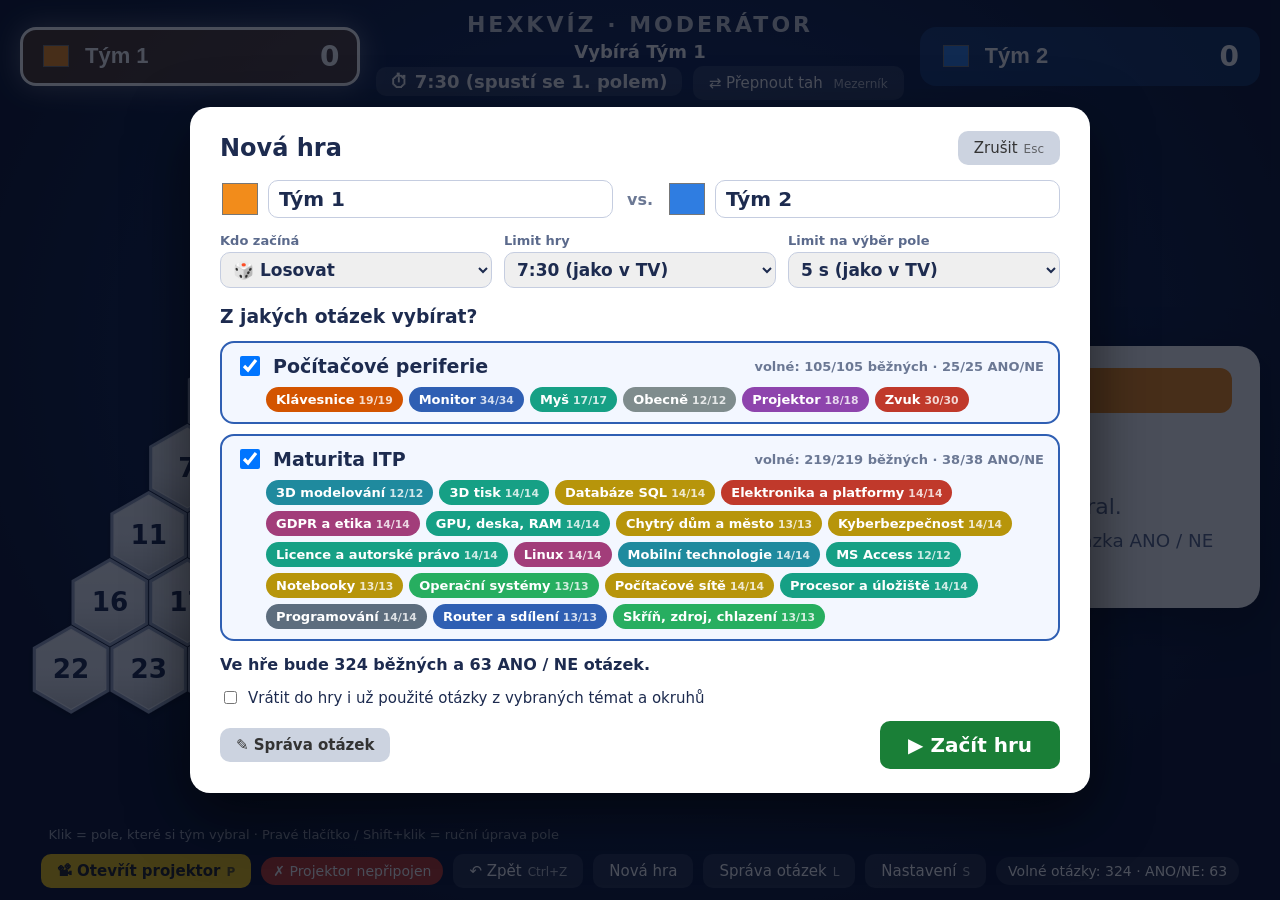
<file: index.html>
<!doctype html>
<html lang="cs">
<head>
<meta charset="utf-8">
<meta name="viewport" content="width=device-width, initial-scale=1">
<title>Hexkvíz – moderátor</title>
<link rel="stylesheet" href="css/spolecne.css">
<link rel="stylesheet" href="css/spravce.css">
<style>
  body { display: grid; grid-template-rows: auto 1fr auto; height: 100vh; }
  header { display: grid; grid-template-columns: 1fr auto 1fr; align-items: center; gap: 16px; padding: 12px 20px; }
  header .team { justify-self: start; width: 100%; max-width: 460px; }
  header .team:last-child { justify-self: end; }
  .team { min-width: 300px; }
  .team input[type=text] { background: transparent; border: none; color: #fff; font-size: 22px; font-weight: 700; width: 170px; outline: none; }
  .team input[type=color] { width: 30px; height: 30px; border: none; padding: 0; background: none; cursor: pointer; }
  .team .score { font-size: 28px; }
  .center { text-align: center; }
  .center h1 { margin: 0; font-size: 22px; letter-spacing: 3px; opacity: .8; }
  .center .turn { font-size: 18px; font-weight: 700; margin: 4px 0; }
  .clock { font-size: 18px; font-weight: 800; padding: 4px 14px; margin-right: 6px; font-variant-numeric: tabular-nums; }
  .clock.low { background: #e67e22; }
  .clock.over { background: var(--bad); }

  main { display: grid; grid-template-columns: minmax(0, 1fr) minmax(0, 1.15fr); gap: 20px; padding: 0 20px; min-height: 0; }
  .boardWrap { display: flex; flex-direction: column; align-items: center; justify-content: center; min-height: 0; }
  .boardWrap svg { width: 100%; height: 100%; max-height: calc(100vh - 190px); }
  .boardHint { font-size: 13px; opacity: .6; padding-top: 4px; text-align: center; }

  .panel {
    background: #fff; color: #1d2b4f; border-radius: 22px; padding: 22px 28px; display: flex; flex-direction: column;
    gap: 14px; min-height: 0; overflow: auto; box-shadow: 0 16px 50px rgba(0,0,0,.45); align-self: center; max-height: 100%;
  }
  .phase { font-size: 22px; font-weight: 800; padding: 10px 16px; border-radius: 12px; color: #fff; background: #2f5fb3; }
  .meta { display: flex; justify-content: space-between; align-items: center; gap: 10px; font-weight: 700; font-size: 17px; color: #5b6a8c; }
  .q { font-size: clamp(22px, 2.3vw, 34px); font-weight: 700; line-height: 1.25; }
  .ans { background: #e8f6ec; border-radius: 12px; padding: 10px 16px; }
  .ans small { display: block; color: #4d7a5b; font-weight: 700; text-transform: uppercase; font-size: 12px; letter-spacing: 1px; }
  .ans div { font-size: clamp(20px, 2vw, 28px); font-weight: 800; color: var(--ok); }
  .timer { position: relative; height: 32px; background: #e3e8f2; border-radius: 10px; overflow: hidden; }
  .timer .bar { position: absolute; inset: 0 auto 0 0; background: linear-gradient(90deg, #2ecc71, #27ae60); width: 0; }
  .timer.low .bar { background: linear-gradient(90deg, #f39c12, #e67e22); }
  .timer.over .bar { background: var(--bad); width: 100% !important; }
  .timer span { position: absolute; inset: 0; display: flex; align-items: center; justify-content: center; font-weight: 800; font-size: 16px; color: #1d2b4f; }
  .timer.over span { color: #fff; }
  .row { display: flex; gap: 8px; flex-wrap: wrap; align-items: center; }
  .row button { background: #e3e8f2; color: #1d2b4f; font-weight: 600; }
  .row button.on { background: #2f5fb3; color: #fff; }
  .grow { flex: 1; }
  .actions { display: grid; grid-auto-columns: 1fr; grid-auto-flow: column; gap: 12px; }
  .actions .skip { background: var(--black); }
  .actions button { font-size: 20px; font-weight: 800; padding: 18px 14px; border-radius: 14px; line-height: 1.2; }
  .actions .ok { background: var(--ok); }
  .actions .bad { background: var(--bad); }
  .idle { font-size: 22px; line-height: 1.5; color: #5b6a8c; text-align: center; padding: 30px 10px; }
  .idle b { color: #1d2b4f; }
  .hidden { display: none !important; }

  footer { display: flex; gap: 10px; flex-wrap: wrap; justify-content: center; align-items: center; padding: 12px; }
  .pill { font-size: 14px; padding: 6px 12px; border-radius: 999px; background: rgba(255,255,255,.1); }
  .pill.ok { background: var(--ok); }
  .pill.warn { background: var(--bad); }
  #bProj { background: #f1c40f; color: #222; font-weight: 700; }

  /* okna */
  .modal { position: fixed; inset: 0; display: none; align-items: center; justify-content: center; background: rgba(5,10,25,.72); z-index: 10; padding: 24px; }
  .modal.open { display: flex; }
  .card { background: #fff; color: #1d2b4f; border-radius: 20px; width: min(1100px, 100%); max-height: 100%; padding: 24px 30px; display: flex; flex-direction: column; gap: 14px; box-shadow: 0 20px 60px rgba(0,0,0,.6); }
  .card.small { width: min(520px, 100%); }
  .card h2 { margin: 0; }
  .card .head { display: flex; justify-content: space-between; align-items: center; gap: 10px; }
  .card button.grey { background: #ccd3e0; color: #333; }
  .card .btn { background: #2f5fb3; }
  .card .btn.red { background: var(--bad); }
  .scroll { overflow: auto; min-height: 0; }
  table { width: 100%; border-collapse: collapse; font-size: 15px; }
  th, td { text-align: left; padding: 6px 8px; border-bottom: 1px solid #e3e8f2; vertical-align: top; }
  th { position: sticky; top: 0; background: #fff; }
  tr.used td { color: #9aa3b8; }
  tr.used td:nth-child(3) { text-decoration: line-through; }
  .tabs { display: flex; gap: 8px; }
  .tabs button { background: #e3e8f2; color: #333; }
  .tabs button.on { background: #2f5fb3; color: #fff; }
  .settings { display: grid; grid-template-columns: auto 1fr; gap: 12px 18px; align-items: center; font-size: 16px; }
  .settings input[type=number] { width: 80px; font: inherit; padding: 4px 8px; }
  .settings label { display: inline-flex; gap: 6px; align-items: center; margin-right: 14px; }
  .manual { display: grid; grid-template-columns: 1fr 1fr; gap: 10px; }

  /* nová hra */
  .card.ng { width: min(900px, 100%); }
  .card h3 { margin: 4px 0 0; }
  .ng-teams { display: flex; align-items: center; gap: 14px; font-weight: 700; color: #6b7894; }
  .ng-teams label { flex: 1; display: flex; gap: 8px; align-items: center; }
  .ng-teams input:not([type=color]) { flex: 1; font: inherit; font-size: 20px; font-weight: 700; padding: 6px 10px; border: 1px solid #c5cde0; border-radius: 10px; color: #1d2b4f; }
  .ng-teams input[type=color] { width: 40px; height: 40px; border: none; padding: 0; background: none; cursor: pointer; }
  .ng-opts { display: grid; grid-template-columns: repeat(3, 1fr); gap: 12px; }
  .ng-opts label { display: flex; flex-direction: column; gap: 4px; font-size: 13px; font-weight: 700; color: #5b6a8c; }
  .ng-opts select { font: inherit; font-size: 17px; font-weight: 600; padding: 6px 8px; border: 1px solid #c5cde0; border-radius: 10px; color: #1d2b4f; }
  .ng-themes { display: flex; flex-direction: column; gap: 10px; max-height: 45vh; }
  .ng-theme { border: 2px solid #e3e8f2; border-radius: 14px; padding: 10px 14px; }
  .ng-theme.on { border-color: #2f5fb3; background: #f3f7ff; }
  .ng-theme > label { display: flex; align-items: center; gap: 10px; font-size: 19px; font-weight: 800; cursor: pointer; }
  .ng-theme > label small { font-size: 13px; font-weight: 600; color: #6b7894; margin-left: auto; }
  .ng-theme input[type=checkbox] { width: 20px; height: 20px; }
  .ng-cats { display: flex; flex-wrap: wrap; gap: 6px; margin-top: 8px; padding-left: 30px; }
  .ng-cat { font-size: 13px; font-weight: 700; padding: 5px 10px; border-radius: 999px; color: #fff; opacity: .3; }
  .ng-cat.on { opacity: 1; }
  .ng-cat small { opacity: .8; font-weight: 600; margin-left: 4px; }
  .ng-sum { font-size: 16px; font-weight: 700; }
  .ng-sum.warn { color: var(--bad); }
  .ng-reset { font-size: 15px; display: flex; gap: 8px; align-items: center; }
  .card .row .ng-start { background: var(--ok); color: #fff; font-size: 20px; font-weight: 800; padding: 12px 28px; }
  .manual button { font-size: 18px; font-weight: 700; padding: 14px; }
</style>
</head>
<body>
<header>
  <div class="team" id="team1">
    <input type="color" id="c1" title="Barva týmu">
    <input type="text" id="n1">
    <span class="score" id="s1">0</span>
  </div>
  <div class="center">
    <h1>HEXKVÍZ · MODERÁTOR</h1>
    <div class="turn" id="turn"></div>
    <button class="clock" id="clock" title="Čas hry – kliknutím pozastavíš / spustíš (G)"></button>
    <button id="bSwap">⇄ Přepnout tah <kbd>Mezerník</kbd></button>
  </div>
  <div class="team" id="team2">
    <input type="color" id="c2" title="Barva týmu">
    <input type="text" id="n2">
    <span class="score" id="s2">0</span>
  </div>
</header>

<main>
  <div class="boardWrap">
    <svg id="board"></svg>
    <div class="boardHint">Klik = pole, které si tým vybral · Pravé tlačítko / Shift+klik = ruční úprava pole</div>
  </div>

  <section class="panel">
    <div class="phase" id="phase"></div>
    <div class="timer" id="timer"><div class="bar" id="tBar"></div><span id="tNum"></span></div>

    <div id="idle" class="idle"></div>

    <div id="qbox" class="hidden" style="display:flex;flex-direction:column;gap:14px">
      <div class="meta"><span id="qField"></span><span class="cat" id="qCat"></span></div>
      <div class="q" id="qText"></div>
      <div class="ans"><small>Správná odpověď</small><div id="qAns"></div></div>
      <div class="row">
        <button id="bTimer">▶ Start<kbd>T</kbd></button>
        <button id="bRestart">↺ Znovu<kbd>R</kbd></button>
        <span class="grow"></span>
        <button id="bOther" title="Zahodí otázku (zůstane použitá) a vytáhne novou">↻ Jiná otázka<kbd>N</kbd></button>
        <button id="bShowAns" title="Zobrazí správnou odpověď na projektoru">👁 Odpověď na projektor<kbd>O</kbd></button>
        <button id="bCancel" title="Zruší výběr pole, otázka zůstane použitá">✖ Zrušit<kbd>Esc</kbd></button>
      </div>
      <div class="actions">
        <button class="ok" id="bOk"></button>
        <button class="bad" id="bBad"></button>
        <button class="skip" id="bSkip"></button>
      </div>
    </div>
  </section>
</main>

<footer>
  <button id="bProj">📽 Otevřít projektor<kbd>P</kbd></button>
  <span class="pill" id="conn"></span>
  <button id="bUndo">↶ Zpět<kbd>Ctrl+Z</kbd></button>
  <button id="bNew">Nová hra</button>
  <button id="bList">Správa otázek<kbd>L</kbd></button>
  <button id="bSettings">Nastavení<kbd>S</kbd></button>
  <span class="pill" id="remain"></span>
</footer>

<!-- ruční úprava pole -->
<div class="modal" id="mManual">
  <div class="card small">
    <div class="head"><h2 id="manTitle"></h2><button class="grey" data-close>Zavřít<kbd>Esc</kbd></button></div>
    <div>Ruční nastavení pole (nemění tah ani nepoužije otázku):</div>
    <div class="manual">
      <button data-m="1" id="man1"></button>
      <button data-m="2" id="man2"></button>
      <button data-m="3" style="background:var(--black)">Černé pole</button>
      <button data-m="0" class="grey">Prázdné pole</button>
    </div>
  </div>
</div>

<!-- nová hra -->
<div class="modal" id="mNew">
  <div class="card ng">
    <div class="head"><h2>Nová hra</h2><button class="grey" data-close>Zrušit<kbd>Esc</kbd></button></div>
    <div class="ng-teams">
      <label><input type="color" id="ngc1"><input id="ngn1" placeholder="Tým 1"></label>
      <span>vs.</span>
      <label><input type="color" id="ngc2"><input id="ngn2" placeholder="Tým 2"></label>
    </div>
    <div class="ng-opts">
      <label>Kdo začíná
        <select id="ngStarter"><option value="los">🎲 Losovat</option><option value="1">Tým 1</option><option value="2">Tým 2</option></select></label>
      <label>Limit hry
        <select id="ngLimit">
          <option value="0">bez limitu</option><option value="300">5:00</option><option value="450">7:30 (jako v TV)</option>
          <option value="600">10:00</option><option value="900">15:00</option><option value="1200">20:00</option></select></label>
      <label>Limit na výběr pole
        <select id="ngSelect">
          <option value="0">bez limitu</option><option value="5">5 s (jako v TV)</option><option value="10">10 s</option>
          <option value="15">15 s</option><option value="30">30 s</option></select></label>
    </div>
    <h3>Z jakých otázek vybírat?</h3>
    <div class="scroll ng-themes" id="ngThemes"></div>
    <div class="ng-sum" id="ngSum"></div>
    <label class="ng-reset"><input type="checkbox" id="ngReset"> Vrátit do hry i už použité otázky z vybraných témat a okruhů</label>
    <div class="row">
      <button class="grey" id="ngManage">✎ Správa otázek</button>
      <span class="grow"></span>
      <button class="ng-start" id="ngStart">▶ Začít hru</button>
    </div>
  </div>
</div>

<!-- nastavení -->
<div class="modal" id="mSet">
  <div class="card">
    <div class="head"><h2>Nastavení</h2><button class="grey" data-close>Zavřít<kbd>Esc</kbd></button></div>
    <div class="settings">
      <b>Čas na odpověď</b><span><input type="number" min="0" max="300" data-num="tAnswer"> s</span>
      <b>Čas pro soupeře</b><span><input type="number" min="0" max="300" data-num="tSteal"> s</span>
      <b>Čas na ANO / NE</b><span><input type="number" min="0" max="300" data-num="tYesNo"> s <small>(0 = bez časovače)</small></span>
      <b>Časovač</b><span><label><input type="checkbox" data-bool="autostart"> spustit automaticky po výběru pole</label></span>
      <b>Pravidla</b><span><label><input type="checkbox" data-bool="steal"> při špatné odpovědi může odpovídat soupeř</label></span>
      <b>Projektor</b><span>
        <label><input type="checkbox" data-bool="sound"> zvuky</label>
        <label><input type="checkbox" data-bool="showQ"> zobrazovat znění otázky</label></span>
      <b>Otázky</b><span>Témata a okruhy se vybírají při <b>Nové hře</b>. &nbsp; <button class="btn" id="bManage2">✎ Správa otázek</button></span>
      <b>Použité otázky</b><span><span id="sStat"></span> &nbsp; <button class="btn red" id="bResetUsed">Obnovit všechny otázky</button></span>
    </div>
  </div>
</div>

<script src="js/otazky.js"></script>
<script src="js/databaze.js"></script>
<script src="js/deska.js"></script>
<script src="js/spravce.js"></script>
<script>
const $ = id => document.getElementById(id);
const N = Deska.N;
const other = t => t === 1 ? 2 : 1;

// ===================== ULOŽENÍ =====================
const LS = { game: 'azkviz-mod-game', used: 'azkviz-mod-used', settings: 'azkviz-mod-settings' };
const load = (k, d) => { try { const v = JSON.parse(localStorage.getItem(k)); return v ?? d; } catch { return d; } };
const store = (k, v) => { try { localStorage.setItem(k, JSON.stringify(v)); } catch {} };

// off = vypnutá témata ('id') a okruhy ('id|okruh'); vše ostatní je zapnuté
// tSelect = limit na výběr pole (bod 9), gameLimit = limit hry v sekundách (bod 21, 7:30)
const DEFAULTS = { tAnswer: 15, tSteal: 10, tYesNo: 10, tSelect: 5, gameLimit: 450, autostart: true, steal: true, sound: true, showQ: false, off: {} };
let settings = { ...DEFAULTS, ...load(LS.settings, {}) };
delete settings.sets;
let used = load(LS.used, {});

const saved = load(LS.game, null);
let game = { owner: Array(N).fill(0), turn: 1, n1: 'Tým 1', n2: 'Tým 2', c1: '#f28c1b', c2: '#2f7de1', ...(saved?.game || {}) };
if (game.owner?.length !== N) game.owner = Array(N).fill(0);
// hodiny hry: limit a zbývající čas v ms; started = spustí se výběrem prvního pole
const newClock = () => ({ limit: settings.gameLimit * 1000, left: settings.gameLimit * 1000, running: false, endsAt: 0, started: false });
game.clock ||= newClock();
game.timeUp ||= false;
game.forced ||= 0;          // vítěz určený časem / rozstřelem (ne propojením stran)
game.forcedReason ||= '';
game.started ??= game.owner.some(v => v);   // hra začne výběrem prvního pole
let round = saved?.round?.phase ? saved.round : { phase: 'select', cell: -1, q: null, team: game.turn };
let timer = { id: 0, duration: 0, endsAt: 0, remaining: 0, running: false };
let showAnsProj = false;
let history = [];
let manualCell = -1;

// ===================== OTÁZKY =====================
// kind: 'otazka' (běžná) nebo 'anone' (černé pole); off = vypnutá témata a okruhy
function pool(kind, off = settings.off) {
  return Otazky.all()
    .filter(q => q.type === kind && !off[q.themeId] && !off[q.themeId + '|' + q.cat])
    .map(q => ({ id: q.id, set: q.themeName, cat: q.cat, type: q.type, text: q.q, ans: q.a }));
}
const catLabel = q => q.type === 'anone' ? `ANO / NE · ${q.cat}` : q.cat;
const free = kind => pool(kind).filter(q => !(q.id in used));
function draw(kind) {
  const f = free(kind);
  if (!f.length) return null;
  const q = f[Math.floor(Math.random() * f.length)];
  used[q.id] = Object.keys(used).length + 1;     // otevřená otázka = použitá, už se nevrátí
  store(LS.used, used);
  return q;
}

// ===================== SPOJENÍ S PROJEKTOREM =====================
let projWin = null, lastHello = 0;
let bc = null;
try { bc = new BroadcastChannel('azkviz'); bc.onmessage = e => onMsg(e.data, null); } catch {}
window.addEventListener('message', e => onMsg(e.data, e.source));
function onMsg(d, src) {
  if (d?.type !== 'hello') return;
  const fresh = src && projWin !== src;
  if (src) projWin = src;
  lastHello = Date.now();
  if (d.need || fresh) send(null);
  updateConn();
}
function post(msg) {
  try { if (projWin && !projWin.closed) projWin.postMessage(msg, '*'); } catch {}
  try { bc?.postMessage(msg); } catch {}
}
function openProjector() {
  const w = window.open('projektor.html', 'azkviz-projektor', 'popup=yes,width=1280,height=800');
  if (w) { projWin = w; setTimeout(() => send(null), 600); }
  else alert('Prohlížeč zablokoval otevření okna. Povol vyskakovací okna pro tuto stránku.');
}
function updateConn() {
  const ok = Date.now() - lastHello < 5000;
  $('conn').textContent = ok ? '✓ Projektor připojen' : '✗ Projektor nepřipojen';
  $('conn').className = 'pill ' + (ok ? 'ok' : 'warn');
}
setInterval(updateConn, 1000);

// ===================== ČASOVAČ =====================
const timeLeft = () => timer.running ? Math.max(0, timer.endsAt - Date.now()) : timer.remaining;
function phaseSeconds() {
  switch (round.phase) {
    case 'question': return settings.tAnswer;
    case 'steal': return settings.tSteal;
    case 'yesno': case 'tiebreak2': return settings.tYesNo;
    case 'select': return game.timeUp || !game.started ? 0 : settings.tSelect;   // první výběr bez limitu
    default: return 0;
  }
}
const timed = () => inRound() || round.phase === 'select';
function timerStart() {
  const s = phaseSeconds();
  timer = { id: timer.id + 1, duration: s * 1000, endsAt: Date.now() + s * 1000, remaining: s * 1000, running: s > 0 };
  if (s <= 0) timer.duration = 0;
}
function timerReset() {
  const s = phaseSeconds();
  timer = { id: timer.id + 1, duration: s * 1000, endsAt: 0, remaining: s * 1000, running: false };
}
function timerClear() { timer = { id: timer.id + 1, duration: 0, endsAt: 0, remaining: 0, running: false }; }
function timerToggle() {
  if (!timed()) return;
  if (!timer.duration) timerStart();
  else if (timer.running) { timer.remaining = timeLeft(); timer.running = false; }
  else if (timer.remaining > 0) { timer.endsAt = Date.now() + timer.remaining; timer.running = true; }
  else timerStart();
  sync();
}
function timerRestart() { if (!timed()) return; timerStart(); sync(); }
function phaseTimer() { settings.autostart ? timerStart() : timerReset(); }

function drawTimer() {
  const tm = $('timer');
  if (!timer.duration) { tm.classList.add('hidden'); $('bTimer').innerHTML = '▶ Start<kbd>T</kbd>'; return; }
  tm.classList.remove('hidden');
  const left = timeLeft(), sec = Math.ceil(left / 1000);
  $('tBar').style.width = (left / timer.duration * 100) + '%';
  tm.classList.toggle('low', sec <= 5 && left > 0);
  tm.classList.toggle('over', left <= 0);
  const what = round.phase === 'select' ? `Výběr pole: ` : '';
  $('tNum').textContent = left <= 0 ? 'ČAS VYPRŠEL' : `${what}${sec} s${timer.running ? '' : ' – pozastaveno'}`;
  $('bTimer').innerHTML = timer.running ? '⏸ Pauza<kbd>T</kbd>' : '▶ Start<kbd>T</kbd>';
  if (timer.running && left <= 0) {
    timer.running = false; timer.remaining = 0;
    if (round.phase === 'select') {
      // bod 9: tým nevybral pole včas → právo tahu má soupeř
      game.turn = other(game.turn); round.team = game.turn; round.lot = false;
      phaseTimer();
    }
    sync('buzz');
  }
}

// ===================== HODINY HRY (bod 21) =====================
const clockLeft = () => game.clock.running ? Math.max(0, game.clock.endsAt - Date.now()) : game.clock.left;
const fmt = ms => { const s = Math.ceil(ms / 1000); return `${Math.floor(s / 60)}:${String(s % 60).padStart(2, '0')}`; };
function clockStart() {
  if (!game.clock.limit || game.clock.running || game.timeUp) return;
  game.clock.started = true; game.clock.running = true; game.clock.endsAt = Date.now() + game.clock.left;
}
function clockPause() { if (game.clock.running) { game.clock.left = clockLeft(); game.clock.running = false; } }
function clockToggle() {
  if (!game.clock.limit || game.timeUp || result().winner) return;
  game.clock.running ? clockPause() : clockStart();
  sync();
}
function drawClock() {
  const c = $('clock');
  if (!game.clock.limit) { c.classList.add('hidden'); return; }
  c.classList.remove('hidden');
  const left = clockLeft();
  c.textContent = game.timeUp ? '⏱ Čas hry vypršel' : `⏱ ${fmt(left)}${game.clock.running ? '' : game.clock.started ? ' ⏸' : ' (spustí se 1. polem)'}`;
  c.classList.toggle('low', !game.timeUp && left < 60000);
  c.classList.toggle('over', game.timeUp);
  if (game.clock.running && left <= 0) {
    game.clock.running = false; game.clock.left = 0; game.timeUp = true;
    if (round.phase === 'select') evaluateTimeUp('gameover');   // jinak se rozečtená otázka dohraje
    else sync('gameover');
  }
}
setInterval(() => { drawTimer(); drawClock(); }, 100);

// ===================== HERNÍ LOGIKA =====================
// question = otázka, steal = šance pro soupeře, yesno = černé pole,
// tiebreak = rozstřel (kdo zmáčkne dřív), tiebreak2 = rozstřel, odpovídá round.team
const inRound = () => ['question', 'steal', 'yesno', 'tiebreak', 'tiebreak2'].includes(round.phase);
const onField = () => ['question', 'steal', 'yesno'].includes(round.phase);
const isTiebreak = () => round.phase === 'tiebreak' || round.phase === 'tiebreak2';
const count = t => game.owner.filter(v => v === t).length;
function result() {
  const r = Deska.findWinner(game.owner);
  if (r.winner) return { ...r, reason: 'board' };
  if (game.forced) return { winner: game.forced, winSet: [], reason: game.forcedReason };
  return { ...r, reason: '' };
}

function selectCell(i, e) {
  if (e?.shiftKey) return openManual(i);
  const v = game.owner[i];
  if (v === 1 || v === 2) return openManual(i);
  if (round.phase === 'end' || isTiebreak() || game.timeUp) return;
  if (inRound()) {
    if (i === round.cell) return;
    if (!confirm('Právě běží otázka. Zrušit ji a vybrat jiné pole? (Otázka zůstane použitá.)')) return;
  }
  clockStart(); game.started = true;
  const kind = v === 3 ? 'anone' : 'otazka';
  round = { phase: kind === 'anone' ? 'yesno' : 'question', cell: i, q: draw(kind), team: game.turn };
  showAnsProj = false;
  phaseTimer();
  sync('open');
}

function otherQuestion() {
  if (!inRound()) return;
  round.q = draw(['yesno', 'tiebreak', 'tiebreak2'].includes(round.phase) ? 'anone' : 'otazka');
  showAnsProj = false;
  phaseTimer();
  sync('open');
}

// tlačítka 1 / 2: význam podle fáze
function answer(correct) {
  if (!inRound()) return;
  const { phase, team } = round;
  if (phase === 'question') {
    return finish(correct ? team : 3);   // špatně a soupeř nechce → černé pole
  }
  if (phase === 'steal') return finish(correct ? other(team) : 3);
  if (phase === 'yesno') return finish(correct ? team : other(team));
  if (phase === 'tiebreak') {          // 1 = dřív zmáčkl tým 1, 2 = tým 2
    round.phase = 'tiebreak2'; round.team = correct ? 1 : 2;
    phaseTimer(); return sync('open');
  }
  if (phase === 'tiebreak2') return declareWinner(correct ? team : other(team), 'rozstřel');
}

// tlačítko 3: chce odpovídat druhý tým / v rozstřelu nikdo nezmáčkl
function refuse() {
  if (round.phase === 'question' && settings.steal) { round.phase = 'steal'; phaseTimer(); sync('wrong'); }
  // bod 21: nikdo nezmáčkl → špatná odpověď tomu, kdo by volil další otázku
  else if (round.phase === 'tiebreak') declareWinner(other(game.turn), 'rozstřel');
}

function finish(owner) {
  history.push(JSON.stringify({ game, round: { phase: 'select', cell: -1, q: null, team: round.team } }));
  const before = result().winner;
  game.owner[round.cell] = owner;
  const cell = round.cell;
  game.turn = other(round.team);
  timerClear(); showAnsProj = false;
  const { winner } = result();
  board.pop(cell);
  const sfx = winner && !before ? 'win' : owner === 3 ? 'black' : 'team';
  if (!winner && game.timeUp) return evaluateTimeUp(sfx, cell);
  round = { phase: winner ? 'end' : 'select', cell: -1, q: null, team: game.turn, last: cell };
  if (!winner) phaseTimer();
  sync(sfx, cell);
}

// bod 21: po vypršení času vyhrává tým s více poli, při shodě rozstřel ANO / NE
function evaluateTimeUp(sfx = null, cell = -1) {
  timerClear(); showAnsProj = false;
  if (result().winner) { round = { phase: 'end', cell: -1, q: null, team: game.turn }; return sync(sfx, cell); }
  const a = count(1), b = count(2);
  if (a !== b) return declareWinner(a > b ? 1 : 2, 'pole', cell);
  round = { phase: 'tiebreak', cell: -1, q: draw('anone'), team: game.turn };
  sync(sfx || 'open', cell);
}

function declareWinner(team, reason, cell = -1) {
  history.push(JSON.stringify({ game, round: { phase: 'select', cell: -1, q: null, team: game.turn } }));
  game.forced = team; game.forcedReason = reason;
  clockPause(); timerClear(); showAnsProj = false;
  round = { phase: 'end', cell: -1, q: null, team: game.turn };
  sync('win', cell);
}

function cancelRound() {
  if (!onField()) return;
  round = { phase: 'select', cell: -1, q: null, team: game.turn };
  showAnsProj = false;
  if (game.timeUp) return evaluateTimeUp();
  phaseTimer();
  sync();
}

function openManual(i) {
  manualCell = i;
  $('manTitle').textContent = `Pole ${Deska.cells[i].id}`;
  $('man1').textContent = game.n1; $('man1').style.background = game.c1;
  $('man2').textContent = game.n2; $('man2').style.background = game.c2;
  $('mManual').classList.add('open');
}
document.querySelectorAll('[data-m]').forEach(b => b.onclick = () => {
  if (manualCell < 0) return;
  history.push(JSON.stringify({ game, round }));
  const before = result().winner;
  game.owner[manualCell] = +b.dataset.m;
  if (round.cell === manualCell) { round = { phase: 'select', cell: -1, q: null, team: game.turn }; timerClear(); }
  const { winner } = result();
  if (winner) round = { phase: 'end', cell: -1, q: null, team: game.turn };
  else if (round.phase === 'end') round = { phase: 'select', cell: -1, q: null, team: game.turn };
  board.pop(manualCell);
  $('mManual').classList.remove('open');
  sync(winner && !before ? 'win' : null, manualCell);
  manualCell = -1;
});

function undo() {
  if (!history.length) return;
  const h = JSON.parse(history.pop());
  const { clock, timeUp } = game;               // čas hry se vracením tahů nevrací
  game = h.game; game.clock = clock; game.timeUp = timeUp;
  round = { phase: 'select', cell: -1, q: null, team: game.turn };
  showAnsProj = false; timerClear();
  if (result().winner) round.phase = 'end';
  else if (game.timeUp) return evaluateTimeUp();
  else phaseTimer();
  sync();
}
function swapTurn() {
  if (inRound() || round.phase === 'end') return;
  game.turn = other(game.turn); round.team = game.turn; round.lot = false;
  phaseTimer();
  sync();
}

// ===================== VYKRESLENÍ =====================
const board = Deska.create($('board'), { onClick: selectCell, onContext: i => openManual(i) });
const tn = t => game['n' + t];
const hexA = (hex, a) => { const n = parseInt(hex.slice(1), 16); return `rgba(${n >> 16},${(n >> 8) & 255},${n & 255},${a})`; };

const REASON = { board: '', pole: ' (více polí)', 'rozstřel': ' (rozstřel)' };
function phaseText(winner, reason) {
  const c = round.cell >= 0 ? Deska.cells[round.cell].id : '';
  const dohra = game.timeUp && onField() ? ' · čas vypršel, dohrává se' : '';
  switch (round.phase) {
    case 'question': return `Pole ${c} – odpovídá ${tn(round.team)}${dohra}`;
    case 'steal': return `Šance pro ${tn(other(round.team))} – pole ${c}${dohra}`;
    case 'yesno': return `Černé pole ${c} – ANO / NE pro ${tn(round.team)}${dohra}`;
    case 'tiebreak': return `Rozstřel ANO / NE – kdo zmáčkne dřív?`;
    case 'tiebreak2': return `Rozstřel – odpovídá ${tn(round.team)}`;
    case 'end': return `🏆 Vítěz: ${tn(winner)}${REASON[reason] || ''}`;
    default: return round.lot ? `🎲 Los: začíná ${tn(game.turn)}` : `Vybírá ${tn(game.turn)}`;
  }
}
const activeTeam = winner => winner || round.phase === 'tiebreak' ? 0
  : inRound() ? (round.phase === 'steal' ? other(round.team) : round.team) : game.turn;

function sync(sfx = null, popCell = -1) {
  const { winner, winSet, reason } = result();
  if (winner && round.phase !== 'end' && !inRound()) round.phase = 'end';
  if (winner) clockPause();
  const ph = phaseText(winner, reason);
  const phaseColor = round.phase === 'end' ? Deska.colorOf(winner, game.c1, game.c2)
    : round.phase === 'steal' ? game['c' + other(round.team)]
    : round.phase === 'yesno' || round.phase === 'tiebreak' ? Deska.BLACK
    : game['c' + (inRound() ? round.team : game.turn)];

  // hlavička a deska
  board.render({ owner: game.owner, c1: game.c1, c2: game.c2, winSet, selected: inRound() ? round.cell : -1 });
  for (const t of [1, 2]) {
    $('n' + t).value = game['n' + t]; $('c' + t).value = game['c' + t];
    $('team' + t).style.background = hexA(game['c' + t], .28);
    $('s' + t).textContent = game.owner.filter(v => v === t).length;
    $('team' + t).classList.toggle('active', activeTeam(winner) === t);
  }
  $('turn').textContent = ph;
  $('bSwap').disabled = inRound() || !!winner;
  drawClock();

  // panel
  $('phase').textContent = ph;
  $('phase').style.background = phaseColor;
  $('qbox').classList.toggle('hidden', !inRound());
  $('idle').classList.toggle('hidden', inRound());
  if (round.phase === 'end') {
    const why = reason === 'pole' ? `Čas hry vypršel a má víc polí (${count(winner)} : ${count(other(winner))})`
      : reason === 'rozstřel' ? 'Čas hry vypršel a vyhrál rozstřel ANO / NE' : 'Spojil všechny tři strany';
    $('idle').innerHTML = `🏆 <b>${esc(tn(winner))}</b> vyhrává!<br><small>${why}.</small><br><br><button class="btn" style="background:#2f5fb3;font-size:20px;padding:12px 24px" onclick="newGame()">Nová hra</button>`;
  } else if (!inRound()) {
    $('idle').innerHTML = `Na tahu je <b>${esc(tn(game.turn))}</b>.<br>Klikni na pole, které si tým vybral.<br>
      <small>Prázdné pole = běžná otázka · černé pole = otázka ANO / NE${timer.duration ? ' · T = pauza výběru · R = znovu' : ''}</small>`;
  } else {
    const q = round.q;
    $('qField').textContent = isTiebreak() ? 'Rozstřel po vypršení času'
      : `Pole ${Deska.cells[round.cell].id}` + (round.phase === 'yesno' ? ' · černé pole' : '');
    $('qCat').textContent = q ? catLabel(q) : '';
    $('qCat').style.background = q ? Otazky.colorFor(q.cat) : 'transparent';
    $('qText').textContent = q ? q.text : '⚠ Došly otázky. Obnov je v Nastavení, nebo vyhodnoť pole ručně.';
    $('qAns').textContent = q ? q.ans : '–';
    $('bShowAns').classList.toggle('on', showAnsProj);
    $('bOther').disabled = !q;
    const me = tn(round.team), op = tn(other(round.team));
    const labels = {
      question: [`✔ Správně → pole pro ${me}`, `✘ Špatně → černé pole`, settings.steal ? `✋ Chce odpovídat ${op}` : ''],
      steal: [`✔ ${op} správně → pole pro ${op}`, `✘ ${op} špatně → černé pole`],
      yesno: [`✔ Správně → pole pro ${me}`, `✘ Špatně → pole pro ${op}`],
      tiebreak: [`🔔 Dřív zmáčkl ${tn(1)}`, `🔔 Dřív zmáčkl ${tn(2)}`, `Nikdo → vyhrává ${tn(other(game.turn))}`],
      tiebreak2: [`✔ Správně → vyhrává ${me}`, `✘ Špatně → vyhrává ${op}`],
    }[round.phase];
    $('bCancel').disabled = isTiebreak();
    $('bOk').innerHTML = labels[0] + '<kbd>1</kbd>';
    $('bBad').innerHTML = labels[1] + '<kbd>2</kbd>';
    $('bSkip').classList.toggle('hidden', !labels[2]);
    $('bSkip').innerHTML = (labels[2] || '') + '<kbd>3</kbd>';
  }
  drawTimer();
  updateRemain();
  store(LS.game, { game, round });
  send(sfx, popCell, { winner, winSet, ph, phaseColor });
}

function send(sfx = null, popCell = -1, info = null) {
  const { winner, winSet, reason } = info?.ph ? info : result();
  const q = inRound() ? round.q : null;
  post({
    type: 'state', id: Math.random().toString(36).slice(2), sfx, pop: popCell,
    view: {
      owner: game.owner, n1: game.n1, n2: game.n2, c1: game.c1, c2: game.c2,
      turn: game.turn, phase: round.phase, phaseText: info?.ph ?? phaseText(winner, reason),
      phaseColor: info?.phaseColor ?? '#2f5fb3',
      active: activeTeam(winner),
      selected: inRound() ? round.cell : -1,
      clock: { ...game.clock }, timeUp: game.timeUp,
      cat: q ? catLabel(q) : '', catColor: q ? Otazky.colorFor(q.cat) : '',
      question: settings.showQ && q ? q.text : '',
      answer: showAnsProj && q ? q.ans : '',
      timer: { ...timer, now: Date.now() },
      winner, winSet, sound: settings.sound,
    },
  });
}

function updateRemain() {
  const n = free('otazka').length, y = free('anone').length;
  $('remain').textContent = `Volné otázky: ${n} · ANO/NE: ${y}`;
  $('remain').className = 'pill' + (n < 10 || y < 3 ? ' warn' : '');
}
const esc = s => String(s).replace(/[&<>"]/g, c => ({ '&': '&amp;', '<': '&lt;', '>': '&gt;', '"': '&quot;' }[c]));

// ===================== SPRÁVA OTÁZEK =====================
Spravce.init({
  getUsed: () => used,
  unuse: id => { delete used[id]; store(LS.used, used); updateRemain(); },
  onClose: () => { if ($('mNew').classList.contains('open')) renderNewGame(); },
});
Otazky.onChange(() => { updateRemain(); if ($('mNew').classList.contains('open')) renderNewGame(); });
const openManager = () => Spravce.open();

// ===================== NOVÁ HRA =====================
let ngOff = {};
function newGame() {
  ngOff = { ...settings.off };
  for (const t of [1, 2]) { $('ngn' + t).value = game['n' + t]; $('ngc' + t).value = game['c' + t]; }
  // naposledy zvolené hodnoty (pokud nejsou v nabídce, přidají se)
  const setSel = (id, v) => {
    const s = $(id);
    if (![...s.options].some(o => o.value === String(v))) s.add(new Option(id === 'ngLimit' ? fmt(v * 1000) : `${v} s`, v));
    s.value = String(v);
  };
  $('ngStarter').value = settings.starter || 'los';
  setSel('ngLimit', settings.gameLimit);
  setSel('ngSelect', settings.tSelect);
  $('ngReset').checked = false;
  renderNewGame();
  $('mNew').classList.add('open');
}
function renderNewGame() {
  const themes = Otazky.themes();
  $('ngThemes').innerHTML = themes.map(t => {
    const on = !ngOff[t.id];
    const freeIn = qs => qs.filter(q => !(q.id in used)).length;
    const cats = Otazky.cats(t.id).map(c => {
      const qs = t.questions.filter(q => q.cat === c);
      return `<button class="ng-cat ${on && !ngOff[t.id + '|' + c] ? 'on' : ''}" data-cat="${esc(t.id + '|' + c)}"
        style="background:${Otazky.colorFor(c)}" title="Kliknutím zapneš / vypneš okruh">${esc(c)}<small>${freeIn(qs)}/${qs.length}</small></button>`;
    }).join('');
    const n = t.questions.filter(q => q.type === 'otazka'), y = t.questions.filter(q => q.type === 'anone');
    return `<div class="ng-theme ${on ? 'on' : ''}">
      <label><input type="checkbox" data-theme="${esc(t.id)}" ${on ? 'checked' : ''}> ${esc(t.name)}
        <small>volné: ${freeIn(n)}/${n.length} běžných · ${freeIn(y)}/${y.length} ANO/NE</small></label>
      <div class="ng-cats">${cats || '<small>Téma zatím nemá žádné otázky.</small>'}</div></div>`;
  }).join('') || '<div>Zatím nemáš žádné téma. Vytvoř ho ve Správě otázek.</div>';
  $('ngThemes').querySelectorAll('[data-theme]').forEach(i => i.onchange = () => { ngOff[i.dataset.theme] = !i.checked; renderNewGame(); });
  $('ngThemes').querySelectorAll('[data-cat]').forEach(b => b.onclick = () => {
    const tid = b.dataset.cat.split('|')[0];
    if (ngOff[tid]) ngOff[tid] = false; else ngOff[b.dataset.cat] = !ngOff[b.dataset.cat];
    renderNewGame();
  });
  ngSummary();
}
function ngSummary() {
  const reset = $('ngReset').checked;
  const cnt = kind => pool(kind, ngOff).filter(q => reset || !(q.id in used)).length;
  const n = cnt('otazka'), y = cnt('anone');
  const warn = n < 28 || y < 3;
  $('ngSum').innerHTML = `Ve hře bude <b>${n}</b> běžných a <b>${y}</b> ANO / NE otázek.` +
    (warn ? ` ⚠ Na celou desku (28 polí) se hodí aspoň 28 běžných a pár ANO / NE otázek.` : '');
  $('ngSum').classList.toggle('warn', warn);
  $('ngStart').disabled = n === 0;
}
$('ngReset').onchange = ngSummary;
$('ngManage').onclick = openManager;
$('ngStart').onclick = () => {
  history.push(JSON.stringify({ game, round: { phase: 'select', cell: -1, q: null, team: game.turn } }));
  settings.off = Object.fromEntries(Object.entries(ngOff).filter(([, v]) => v));
  settings.starter = $('ngStarter').value;
  settings.gameLimit = +$('ngLimit').value;
  settings.tSelect = +$('ngSelect').value;
  store(LS.settings, settings);
  if ($('ngReset').checked) {
    for (const q of [...pool('otazka'), ...pool('anone')]) delete used[q.id];
    store(LS.used, used);
  }
  for (const t of [1, 2]) { game['n' + t] = $('ngn' + t).value.trim() || 'Tým ' + t; game['c' + t] = $('ngc' + t).value; }
  game.owner = Array(N).fill(0);
  const lot = settings.starter === 'los';             // bod 7: o začátku rozhoduje los
  game.turn = lot ? 1 + Math.floor(Math.random() * 2) : +settings.starter;
  game.clock = newClock(); game.timeUp = false; game.started = false;
  game.forced = 0; game.forcedReason = '';
  round = { phase: 'select', cell: -1, q: null, team: game.turn, lot };
  timerClear(); showAnsProj = false;
  $('mNew').classList.remove('open');
  sync(lot ? 'open' : null);
};

// ===================== NASTAVENÍ =====================
function openSettings() {
  document.querySelectorAll('[data-num]').forEach(i => i.value = settings[i.dataset.num]);
  document.querySelectorAll('[data-bool]').forEach(i => i.checked = !!settings[i.dataset.bool]);
  refreshStat();
  $('mSet').classList.add('open');
}
function refreshStat() {
  const all = pool('otazka').length + pool('anone').length, f = free('otazka').length + free('anone').length;
  $('sStat').textContent = `${all - f} použito, ${f} volných (ve vybraných tématech)`;
}
$('bManage2').onclick = openManager;
function saveSettings() { store(LS.settings, settings); refreshStat(); sync(); }
document.querySelectorAll('[data-num]').forEach(i => i.oninput = () => { settings[i.dataset.num] = Math.max(0, Math.min(300, +i.value || 0)); saveSettings(); });
document.querySelectorAll('[data-bool]').forEach(i => i.onchange = () => { settings[i.dataset.bool] = i.checked; saveSettings(); });
$('bResetUsed').onclick = () => {
  if (!confirm('Opravdu označit všechny otázky znovu jako nepoužité?')) return;
  used = {}; store(LS.used, used); saveSettings();
};
document.querySelectorAll('[data-close]').forEach(b => b.onclick = () => b.closest('.modal').classList.remove('open'));

// ===================== OVLÁDÁNÍ =====================
$('bOk').onclick = () => answer(true);
$('bBad').onclick = () => answer(false);
$('bSkip').onclick = refuse;
$('bTimer').onclick = timerToggle;
$('bRestart').onclick = timerRestart;
$('bOther').onclick = otherQuestion;
$('bShowAns').onclick = () => { showAnsProj = !showAnsProj; sync(); };
$('bCancel').onclick = cancelRound;
$('bSwap').onclick = swapTurn;
$('clock').onclick = clockToggle;
$('bUndo').onclick = undo;
$('bNew').onclick = newGame;
$('bList').onclick = openManager;
$('bSettings').onclick = openSettings;
$('bProj').onclick = openProjector;
for (const t of [1, 2]) {
  $('n' + t).oninput = () => { game['n' + t] = $('n' + t).value || 'Tým ' + t; sync(); };
  $('c' + t).oninput = () => { game['c' + t] = $('c' + t).value; sync(); };
}

document.addEventListener('keydown', e => {
  if (['INPUT', 'TEXTAREA', 'SELECT'].includes(e.target.tagName) && e.target.type !== 'checkbox') { if (e.key === 'Escape') e.target.blur(); return; }
  const k = e.key.toLowerCase();
  const modal = [...document.querySelectorAll('.modal.open')].pop();   // nejvrchnější okno
  if (modal) {
    if (e.key === 'Escape') modal.id === 'mSpravce' ? Spravce.close() : modal.classList.remove('open');
    if (modal.id === 'mManual' && ['0', '1', '2', '3'].includes(e.key)) document.querySelector(`[data-m="${e.key}"]`).click();
    return;
  }
  if ((e.ctrlKey || e.metaKey) && k === 'z') { e.preventDefault(); undo(); return; }
  if (inRound()) {
    if (e.key === '1') answer(true);
    else if (e.key === '2') answer(false);
    else if (e.key === '3') refuse();
    else if (k === 't') timerToggle();
    else if (k === 'r') timerRestart();
    else if (k === 'n') otherQuestion();
    else if (k === 'o') $('bShowAns').click();
    else if (e.key === 'Escape') cancelRound();
  } else if (e.key === ' ') { e.preventDefault(); swapTurn(); }
  else if (k === 't') timerToggle();
  else if (k === 'r') timerRestart();
  if (k === 'g') clockToggle();
  if (k === 'l') openManager();
  else if (k === 's') openSettings();
  else if (k === 'p') openProjector();
});

sync();
updateConn();
// na začátku (prázdná deska) rovnou nabídni výběr otázek
if (!game.owner.some(v => v) && round.phase === 'select') newGame();
</script>
</body>
</html>
</file>
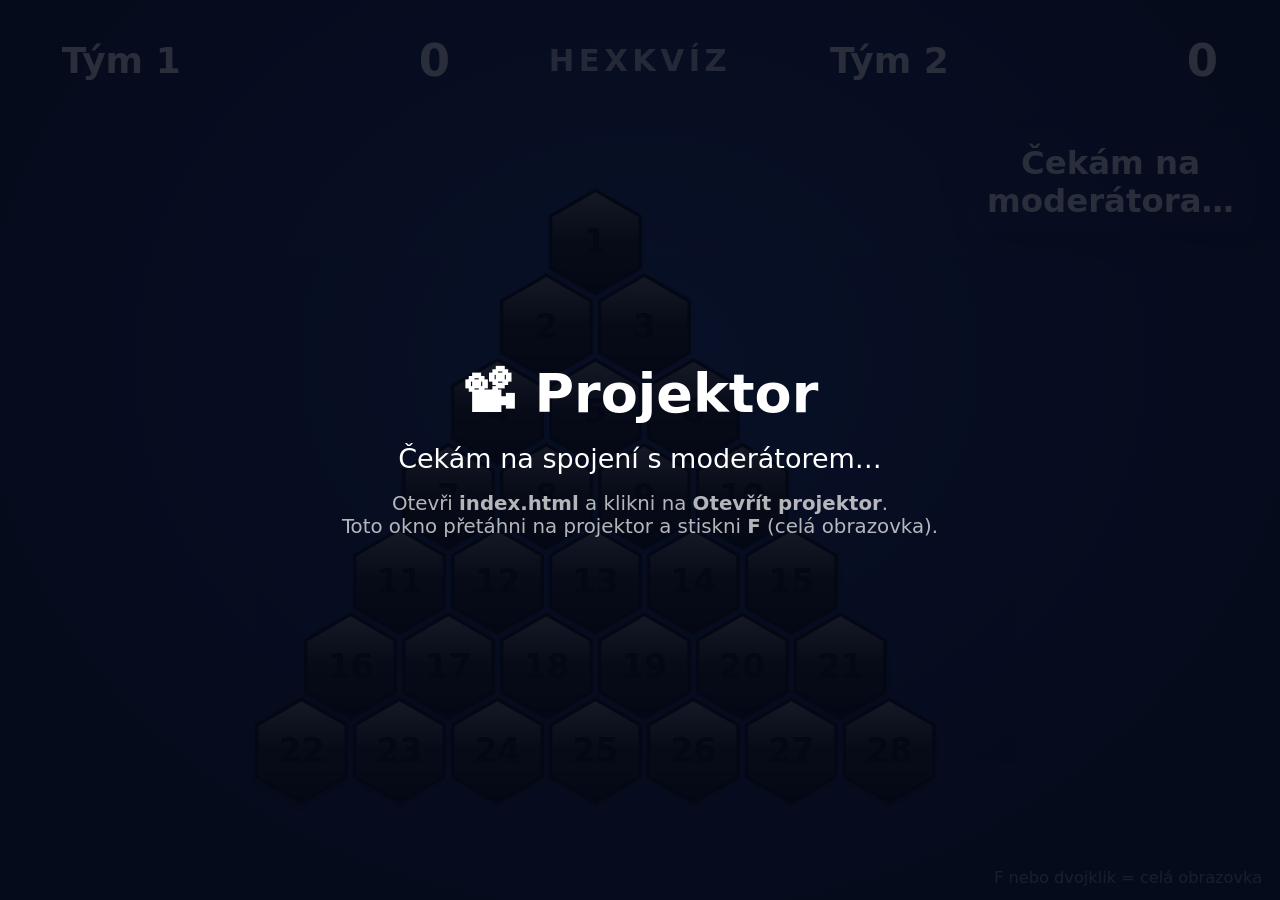
<file: projektor.html>
<!doctype html>
<html lang="cs">
<head>
<meta charset="utf-8">
<meta name="viewport" content="width=device-width, initial-scale=1">
<title>Hexkvíz – projektor</title>
<link rel="stylesheet" href="css/spolecne.css">
<style>
  body { display: grid; grid-template-rows: auto 1fr; height: 100vh; cursor: default; }
  header { display: grid; grid-template-columns: 1fr auto 1fr; align-items: center; gap: 2vw; padding: 2vh 3vw 0; }
  header .team { justify-self: start; width: 100%; max-width: 34vw; }
  header .team:last-child { justify-self: end; }
  .team { min-width: 26vw; padding: 1.4vh 1.6vw; }
  .team .name { font-size: 4vh; font-weight: 800; white-space: nowrap; overflow: hidden; text-overflow: ellipsis; max-width: 20vw; }
  .team .score { font-size: 5vh; }
  .team.active { transform: scale(1.05); }
  .center { display: flex; flex-direction: column; align-items: center; gap: .6vh; }
  .title { font-size: 3.4vh; font-weight: 800; letter-spacing: .5vh; opacity: .85; text-align: center; }
  .clock { font-size: 4.6vh; font-weight: 800; padding: .3vh 1.6vw; border-radius: 1.4vh; background: rgba(255,255,255,.12); font-variant-numeric: tabular-nums; }
  .clock.paused { opacity: .55; }
  .clock.low { background: #e67e22; }
  .clock.over { background: var(--bad); font-size: 3.2vh; animation: blink .5s infinite alternate; }

  main { display: grid; grid-template-columns: 1fr auto 1fr; align-items: start; min-height: 0; padding: 1vh 2vw 2vh; gap: 1vw; }
  .boardBox { height: 100%; min-height: 0; display: flex; align-items: center; justify-content: center; }
  .boardBox svg { height: 100%; max-height: calc(100vh - 14vh); width: auto; max-width: 56vw; }

  /* časovač */
  .side { display: flex; flex-direction: column; align-items: center; gap: 2vh; padding-top: 2vh; }
  .ring { position: relative; width: 24vh; height: 24vh; transition: opacity .3s; }
  .ring.hidden { opacity: 0; }
  .ring svg { width: 100%; height: 100%; transform: rotate(-90deg); }
  .ring circle { fill: none; stroke-width: 10; }
  .ring .track { stroke: rgba(255,255,255,.15); }
  .ring .prog { stroke: #2ecc71; stroke-linecap: round; transition: stroke .3s; }
  .ring.low .prog { stroke: #f39c12; }
  .ring.over .prog { stroke: var(--bad); }
  .ring .num { position: absolute; inset: 0; display: flex; align-items: center; justify-content: center; font-size: 9vh; font-weight: 800; }
  .ring.over .num { font-size: 5vh; color: #ff6b5b; animation: blink .5s infinite alternate; }
  .ring.paused .num { opacity: .5; }
  @keyframes blink { from { opacity: .4 } to { opacity: 1 } }

  /* fáze a otázka */
  .phase { font-size: 3.6vh; font-weight: 800; padding: 1.6vh 1.6vw; border-radius: 2vh; text-align: center; box-shadow: 0 1vh 3vh rgba(0,0,0,.3); max-width: 100%; }
  .info { display: flex; flex-direction: column; align-items: center; gap: 1.6vh; width: 100%; }
  .info .cat { font-size: 2.2vh; padding: .6vh 1.4vw; }
  .qtext { background: rgba(255,255,255,.95); color: #1d2b4f; font-size: 3vh; font-weight: 700; line-height: 1.3; padding: 2vh 1.4vw; border-radius: 2vh; text-align: center; }
  .anstext { background: #e8f6ec; color: var(--ok); font-size: 3.4vh; font-weight: 800; padding: 1.6vh 1.4vw; border-radius: 2vh; text-align: center; animation: pop .5s ease; }
  .hidden { display: none !important; }

  .wait { position: fixed; inset: 0; display: flex; flex-direction: column; align-items: center; justify-content: center; gap: 2vh; background: rgba(5,10,25,.85); z-index: 30; font-size: 3vh; text-align: center; padding: 4vw; }
  .wait h2 { font-size: 6vh; margin: 0; }
  .hint { position: fixed; bottom: 1.4vh; right: 1.4vw; font-size: 1.8vh; opacity: .55; transition: opacity 1s; }
  .hint.gone { opacity: 0; }

  .banner { position: fixed; inset: 0; display: none; align-items: center; justify-content: center; background: rgba(0,0,0,.45); z-index: 20; pointer-events: none; }
  .banner.open { display: flex; }
  .banner h2 { font-size: 11vh; margin: 0; text-align: center; text-shadow: 0 .6vh 3vh rgba(0,0,0,.7); animation: pop .7s ease; }
</style>
</head>
<body>
<header>
  <div class="team" id="team1"><span class="name" id="n1">Tým 1</span><span class="score" id="s1">0</span></div>
  <div class="center"><div class="title">HEXKVÍZ</div><div class="clock hidden" id="clock"></div></div>
  <div class="team" id="team2"><span class="name" id="n2">Tým 2</span><span class="score" id="s2">0</span></div>
</header>

<main>
  <div class="side">
    <div class="ring hidden" id="ring">
      <svg viewBox="0 0 120 120"><circle class="track" cx="60" cy="60" r="52"/><circle class="prog" id="prog" cx="60" cy="60" r="52"/></svg>
      <div class="num" id="tNum"></div>
    </div>
  </div>
  <div class="boardBox"><svg id="board"></svg></div>
  <div class="side">
    <div class="info">
      <div class="phase" id="phase">Čekám na moderátora…</div>
      <span class="cat hidden" id="cat"></span>
      <div class="qtext hidden" id="qtext"></div>
      <div class="anstext hidden" id="anstext"></div>
    </div>
  </div>
</main>

<div class="banner" id="banner"><h2 id="winText"></h2></div>

<div class="wait" id="wait">
  <h2>📽 Projektor</h2>
  <div>Čekám na spojení s moderátorem…</div>
  <div style="opacity:.7;font-size:2.2vh">Otevři <b>index.html</b> a klikni na <b>Otevřít projektor</b>.<br>Toto okno přetáhni na projektor a stiskni <b>F</b> (celá obrazovka).</div>
</div>
<div class="hint" id="hint">F nebo dvojklik = celá obrazovka</div>

<script src="js/deska.js"></script>
<script>
const $ = id => document.getElementById(id);
const board = Deska.create($('board'));
$('board').classList.add('static');
const hexA = (hex, a) => { const n = parseInt(hex.slice(1), 16); return `rgba(${n >> 16},${(n >> 8) & 255},${n & 255},${a})`; };

let view = null, gotState = false;
const seen = [];

// ===================== ZVUKY =====================
let actx;
function tone(freq, dur, type = 'sine', vol = .2, when = 0) {
  if (!view?.sound) return;
  try {
    actx ||= new (window.AudioContext || window.webkitAudioContext)();
    if (actx.state === 'suspended') actx.resume();
    const t = actx.currentTime + when, o = actx.createOscillator(), g = actx.createGain();
    o.type = type; o.frequency.value = freq;
    g.gain.setValueAtTime(vol, t); g.gain.exponentialRampToValueAtTime(0.001, t + dur);
    o.connect(g).connect(actx.destination); o.start(t); o.stop(t + dur);
  } catch {}
}
const SFX = {
  open: () => { tone(660, .12, 'triangle', .18); tone(880, .15, 'triangle', .15, .1); },
  team: () => { tone(523, .15); tone(784, .3, 'sine', .22, .12); },
  wrong: () => { tone(330, .2, 'sawtooth', .12); tone(247, .35, 'sawtooth', .12, .18); },
  black: () => tone(150, .5, 'sawtooth', .14),
  tick: () => tone(1100, .05, 'square', .07),
  buzz: () => tone(110, .9, 'square', .18),
  gameover: () => { tone(220, .5, 'square', .18); tone(165, .5, 'square', .18, .5); tone(110, 1.2, 'square', .2, 1); },
  win: () => [523, 659, 784, 1047, 1319].forEach((f, i) => tone(f, .45, 'triangle', .22, i * .14)),
};
// prohlížeč povolí zvuk až po první interakci s oknem
const unlock = () => { try { actx ||= new (window.AudioContext || window.webkitAudioContext)(); actx.resume(); } catch {} };
addEventListener('click', unlock); addEventListener('keydown', unlock);

// ===================== SPOJENÍ =====================
let bc = null;
try { bc = new BroadcastChannel('azkviz'); bc.onmessage = e => onMsg(e.data); } catch {}
addEventListener('message', e => onMsg(e.data));
function hello() {
  const msg = { type: 'hello', need: !gotState };
  try { window.opener?.postMessage(msg, '*'); } catch {}
  try { bc?.postMessage(msg); } catch {}
}
hello(); setInterval(hello, 2000);

function onMsg(d) {
  if (d?.type !== 'state' || seen.includes(d.id)) return;
  seen.push(d.id); if (seen.length > 60) seen.shift();
  view = d.view; gotState = true;
  render();
  if (d.pop >= 0) board.pop(d.pop);
  if (d.sfx) SFX[d.sfx]?.();
  if (d.sfx === 'win') celebrate();
}

// ===================== VYKRESLENÍ =====================
function render() {
  $('wait').classList.add('hidden');
  const v = view;
  board.render({ owner: v.owner, c1: v.c1, c2: v.c2, winSet: v.winSet, selected: v.selected });
  for (const t of [1, 2]) {
    $('n' + t).textContent = v['n' + t];
    $('s' + t).textContent = v.owner.filter(x => x === t).length;
    $('team' + t).style.background = hexA(v['c' + t], .3);
    $('team' + t).style.borderColor = v.active === t ? '#fff' : 'transparent';
    $('team' + t).classList.toggle('active', v.active === t);
  }
  $('phase').textContent = v.phaseText;
  $('phase').style.background = v.phaseColor;
  $('cat').classList.toggle('hidden', !v.cat);
  $('cat').textContent = v.cat; $('cat').style.background = v.catColor;
  $('qtext').classList.toggle('hidden', !v.question);
  $('qtext').textContent = v.question;
  $('anstext').classList.toggle('hidden', !v.answer);
  $('anstext').textContent = v.answer ? '✔ ' + v.answer : '';
  if (v.winner) {
    $('winText').textContent = `🏆 Vyhrává ${v['n' + v.winner]}!`;
    $('winText').style.color = Deska.colorOf(v.winner, v.c1, v.c2);
  }
  $('banner').classList.toggle('open', !!v.winner);
}

// časovač – počítá se lokálně podle času konce, který poslal moderátor
const C = 2 * Math.PI * 52;
$('prog').style.strokeDasharray = C;
let lastSec = -1, lastTimerId = -1;
const fmt = ms => { const s = Math.ceil(ms / 1000); return `${Math.floor(s / 60)}:${String(s % 60).padStart(2, '0')}`; };
function drawClock() {
  const c = $('clock'), k = view?.clock;
  if (!k || !k.limit) { c.classList.add('hidden'); return; }
  c.classList.remove('hidden');
  const left = k.running ? Math.max(0, k.endsAt - Date.now()) : k.left;
  c.textContent = view.timeUp ? 'KONEC ČASU' : `⏱ ${fmt(left)}`;
  c.classList.toggle('over', !!view.timeUp);
  c.classList.toggle('low', !view.timeUp && left < 60000);
  c.classList.toggle('paused', !view.timeUp && !k.running);
}
function tick() {
  requestAnimationFrame(tick);
  drawClock();
  const ring = $('ring');
  const t = view?.timer;
  if (!t || !t.duration) { ring.classList.add('hidden'); return; }
  ring.classList.remove('hidden');
  const left = t.running ? Math.max(0, t.endsAt - Date.now()) : t.remaining;
  const sec = Math.ceil(left / 1000);
  $('prog').style.strokeDashoffset = C * (1 - left / t.duration);
  ring.classList.toggle('low', sec <= 5 && left > 0);
  ring.classList.toggle('over', left <= 0);
  ring.classList.toggle('paused', !t.running && left > 0);
  $('tNum').textContent = left <= 0 ? 'ČAS!' : sec;
  if (t.id !== lastTimerId) { lastTimerId = t.id; lastSec = sec; }
  if (t.running && sec !== lastSec && sec <= 5 && sec > 0) SFX.tick();
  lastSec = sec;
}
tick();

function celebrate() {
  for (let k = 0; k < 160; k++) {
    const c = document.createElement('div');
    c.className = 'confetti';
    c.style.left = Math.random() * 100 + 'vw';
    c.style.background = [view.c1, view.c2, '#ffe24a', '#fff'][k % 4];
    c.style.animationDuration = 2 + Math.random() * 3 + 's';
    c.style.animationDelay = Math.random() * 1 + 's';
    document.body.appendChild(c);
    setTimeout(() => c.remove(), 6500);
  }
}

// celá obrazovka
const toggleFs = () => document.fullscreenElement ? document.exitFullscreen() : document.documentElement.requestFullscreen().catch(() => {});
addEventListener('keydown', e => { if (e.key.toLowerCase() === 'f') toggleFs(); });
addEventListener('dblclick', toggleFs);
setTimeout(() => $('hint').classList.add('gone'), 8000);
document.addEventListener('fullscreenchange', () => { document.body.style.cursor = document.fullscreenElement ? 'none' : 'default'; });
</script>
</body>
</html>
</file>
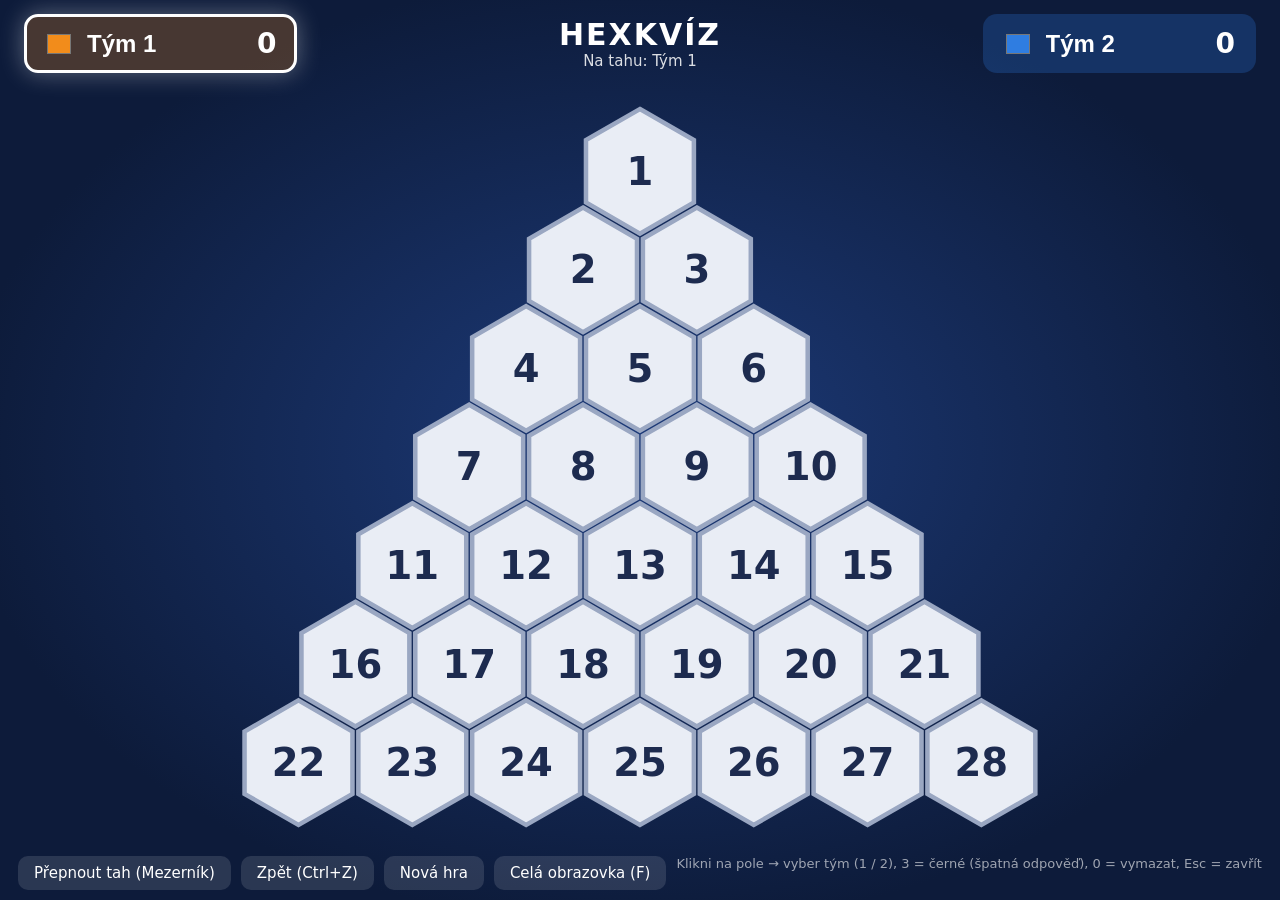
<file: stare-verze/1-zakladni.html>
<!doctype html>
<html lang="cs">
<head>
<meta charset="utf-8">
<meta name="viewport" content="width=device-width, initial-scale=1">
<title>Hexkvíz</title>
<style>
  :root {
    --bg1: #0d1b3a;
    --bg2: #1d3b7a;
    --empty: #e9edf5;
    --empty-stroke: #9aa7c2;
    --text: #fff;
    --black: #2a2a2e;
    --t1: #f28c1b;
    --t2: #2f7de1;
  }
  * { box-sizing: border-box; }
  html, body { margin: 0; height: 100%; }
  body {
    font-family: "Segoe UI", system-ui, sans-serif;
    color: var(--text);
    background: radial-gradient(ellipse at center, var(--bg2), var(--bg1) 75%);
    display: flex; flex-direction: column; align-items: center;
    overflow: hidden; user-select: none;
  }
  header {
    width: 100%; display: flex; justify-content: space-between; align-items: center;
    padding: 14px 24px; gap: 16px;
  }
  .team {
    display: flex; align-items: center; gap: 12px;
    padding: 10px 18px; border-radius: 14px; background: rgba(255,255,255,.07);
    border: 3px solid transparent; transition: .2s; min-width: 260px;
  }
  .team.active { border-color: #fff; box-shadow: 0 0 24px rgba(255,255,255,.35); }
  .team .dot { width: 28px; height: 28px; border-radius: 50%; flex: none; }
  .team input[type=text] {
    background: transparent; border: none; color: #fff; font-size: 24px; font-weight: 700;
    width: 160px; outline: none;
  }
  .team .score { font-size: 28px; font-weight: 800; margin-left: auto; }
  .team input[type=color] { width: 28px; height: 28px; border: none; padding: 0; background: none; cursor: pointer; }
  .center { text-align: center; }
  .center h1 { margin: 0; font-size: 30px; letter-spacing: 2px; }
  .turn { font-size: 15px; opacity: .85; }
  main { flex: 1; width: 100%; display: flex; align-items: center; justify-content: center; min-height: 0; }
  svg { height: 100%; max-height: calc(100vh - 150px); width: auto; max-width: 96vw; }
  .hex { cursor: pointer; }
  .hex polygon { transition: fill .25s, transform .15s; stroke-width: 4; }
  .hex:hover polygon { filter: brightness(1.08); }
  .hex text { font-size: 34px; font-weight: 800; pointer-events: none; text-anchor: middle; dominant-baseline: central; }
  .hex.win polygon { stroke: #ffe24a; stroke-width: 8; }
  footer { padding: 10px; display: flex; gap: 10px; flex-wrap: wrap; justify-content: center; }
  button {
    font: inherit; font-size: 15px; padding: 8px 16px; border-radius: 10px; border: none; cursor: pointer;
    background: rgba(255,255,255,.12); color: #fff;
  }
  button:hover { background: rgba(255,255,255,.22); }
  .menu {
    position: fixed; display: none; flex-direction: column; gap: 6px; padding: 10px;
    background: #fff; border-radius: 14px; box-shadow: 0 10px 40px rgba(0,0,0,.5); z-index: 10; min-width: 190px;
  }
  .menu.open { display: flex; }
  .menu .title { color: #333; font-weight: 700; text-align: center; padding-bottom: 4px; }
  .menu button { color: #fff; font-weight: 700; font-size: 17px; padding: 10px 14px; text-align: left; }
  .menu button kbd { float: right; opacity: .7; font-family: inherit; }
  .menu .m-clear { background: #ccd3e0; color: #333; }
  .banner {
    position: fixed; inset: 0; display: none; align-items: center; justify-content: center; flex-direction: column;
    background: rgba(0,0,0,.55); z-index: 20; gap: 18px;
  }
  .banner.open { display: flex; }
  .banner h2 { font-size: 64px; margin: 0; text-shadow: 0 4px 20px rgba(0,0,0,.6); }
  .help { font-size: 13px; opacity: .6; }
</style>
</head>
<body>
<header>
  <div class="team" id="team1">
    <input type="color" id="c1" value="#f28c1b" title="Barva týmu">
    <input type="text" id="n1" value="Tým 1">
    <span class="score" id="s1">0</span>
  </div>
  <div class="center">
    <h1>HEXKVÍZ</h1>
    <div class="turn" id="turn"></div>
  </div>
  <div class="team" id="team2">
    <input type="color" id="c2" value="#2f7de1" title="Barva týmu">
    <input type="text" id="n2" value="Tým 2">
    <span class="score" id="s2">0</span>
  </div>
</header>

<main><svg id="board"></svg></main>

<footer>
  <button id="swap">Přepnout tah (Mezerník)</button>
  <button id="undo">Zpět (Ctrl+Z)</button>
  <button id="reset">Nová hra</button>
  <button id="fs">Celá obrazovka (F)</button>
  <span class="help">Klikni na pole → vyber tým (1 / 2), 3 = černé (špatná odpověď), 0 = vymazat, Esc = zavřít</span>
</footer>

<div class="menu" id="menu">
  <div class="title" id="menuTitle"></div>
  <button class="m-t1" data-v="1">Tým 1 <kbd>1</kbd></button>
  <button class="m-t2" data-v="2">Tým 2 <kbd>2</kbd></button>
  <button class="m-black" data-v="3" style="background:var(--black)">Černé pole <kbd>3</kbd></button>
  <button class="m-clear" data-v="0">Vymazat <kbd>0</kbd></button>
</div>

<div class="banner" id="banner">
  <h2 id="winText"></h2>
  <div style="display:flex;gap:10px">
    <button id="bannerClose">Zobrazit desku</button>
    <button id="bannerNew">Nová hra</button>
  </div>
</div>

<script>
const ROWS = 7;
const SIZE = 58;                       // poloměr hexagonu
const W = Math.sqrt(3) * SIZE;         // šířka
const VS = SIZE * 1.5;                 // vertikální rozestup
const STORE = 'hexkviz-state-v1';

// --- pole: id 1..28, řádek r (0..6), pozice c (0..r)
const cells = [];
for (let r = 0, id = 1; r < ROWS; r++)
  for (let c = 0; c <= r; c++) cells.push({ id: id++, r, c });
const idx = (r, c) => (r < 0 || r >= ROWS || c < 0 || c > r) ? -1 : r * (r + 1) / 2 + c;
const neighbors = cells.map(({ r, c }) =>
  [[r, c - 1], [r, c + 1], [r - 1, c - 1], [r - 1, c], [r + 1, c], [r + 1, c + 1]]
    .map(([a, b]) => idx(a, b)).filter(i => i >= 0));
const sides = ({ r, c }) => ({ L: c === 0, R: c === r, B: r === ROWS - 1 });

// --- stav
let state = { owner: Array(cells.length).fill(0), turn: 1, n1: 'Tým 1', n2: 'Tým 2', c1: '#f28c1b', c2: '#2f7de1' };
let history = [];
let winner = 0, winSet = new Set();
try { const s = JSON.parse(localStorage.getItem(STORE)); if (s && s.owner?.length === cells.length) state = { ...state, ...s }; } catch {}
const save = () => { try { localStorage.setItem(STORE, JSON.stringify(state)); } catch {} };

// --- kreslení
const svg = document.getElementById('board');
const pad = 12;
const width = ROWS * W + pad * 2, height = (ROWS - 1) * VS + SIZE * 2 + pad * 2;
svg.setAttribute('viewBox', `0 0 ${width} ${height}`);
const hexPts = (cx, cy) => Array.from({ length: 6 }, (_, k) => {
  const a = Math.PI / 180 * (60 * k - 90);
  return `${cx + (SIZE - 3) * Math.cos(a)},${cy + (SIZE - 3) * Math.sin(a)}`;
}).join(' ');
const els = cells.map((cell, i) => {
  const cx = width / 2 + (cell.c - cell.r / 2) * W;
  const cy = pad + SIZE + cell.r * VS;
  const g = document.createElementNS('http://www.w3.org/2000/svg', 'g');
  g.classList.add('hex');
  g.innerHTML = `<polygon points="${hexPts(cx, cy)}"/><text x="${cx}" y="${cy}">${cell.id}</text>`;
  g.addEventListener('click', e => openMenu(i, e));
  svg.appendChild(g);
  return g;
});

function colorOf(v) {
  return v === 1 ? state.c1 : v === 2 ? state.c2 : v === 3 ? getComputedStyle(document.documentElement).getPropertyValue('--black') : null;
}

function render() {
  checkWin();
  els.forEach((g, i) => {
    const v = state.owner[i];
    const p = g.querySelector('polygon'), t = g.querySelector('text');
    p.setAttribute('fill', v ? colorOf(v) : 'var(--empty)');
    p.setAttribute('stroke', v ? 'rgba(255,255,255,.85)' : 'var(--empty-stroke)');
    t.setAttribute('fill', v ? '#fff' : '#1d2b4f');
    g.classList.toggle('win', winSet.has(i));
  });
  document.documentElement.style.setProperty('--t1', state.c1);
  document.documentElement.style.setProperty('--t2', state.c2);
  n1.value = state.n1; n2.value = state.n2; c1.value = state.c1; c2.value = state.c2;
  team1.style.background = hexA(state.c1, .25); team2.style.background = hexA(state.c2, .25);
  s1.textContent = state.owner.filter(v => v === 1).length;
  s2.textContent = state.owner.filter(v => v === 2).length;
  team1.classList.toggle('active', state.turn === 1 && !winner);
  team2.classList.toggle('active', state.turn === 2 && !winner);
  turn.textContent = winner ? `Vítěz: ${state['n' + winner]}` : `Na tahu: ${state['n' + state.turn]}`;
  document.querySelector('.m-t1').style.background = state.c1;
  document.querySelector('.m-t2').style.background = state.c2;
  document.querySelector('.m-t1').firstChild.textContent = state.n1 + ' ';
  document.querySelector('.m-t2').firstChild.textContent = state.n2 + ' ';
  save();
}
function hexA(hex, a) {
  const n = parseInt(hex.slice(1), 16);
  return `rgba(${n >> 16},${(n >> 8) & 255},${n & 255},${a})`;
}

// --- výhra: souvislá skupina týmu dotýkající se všech tří stran
function checkWin() {
  winner = 0; winSet = new Set();
  for (const team of [1, 2]) {
    const seen = new Set();
    for (let i = 0; i < cells.length; i++) {
      if (state.owner[i] !== team || seen.has(i)) continue;
      const comp = [], stack = [i]; seen.add(i);
      let L = false, R = false, B = false;
      while (stack.length) {
        const j = stack.pop(); comp.push(j);
        const s = sides(cells[j]); L ||= s.L; R ||= s.R; B ||= s.B;
        for (const k of neighbors[j]) if (!seen.has(k) && state.owner[k] === team) { seen.add(k); stack.push(k); }
      }
      if (L && R && B) { winner = team; comp.forEach(j => winSet.add(j)); }
    }
    if (winner) return;
  }
}

// --- menu
const menu = document.getElementById('menu');
let menuCell = -1;
function openMenu(i, e) {
  menuCell = i;
  menuTitle.textContent = `Pole ${cells[i].id}`;
  menu.classList.add('open');
  const mw = menu.offsetWidth, mh = menu.offsetHeight;
  menu.style.left = Math.min(e.clientX + 12, innerWidth - mw - 8) + 'px';
  menu.style.top = Math.min(e.clientY - mh / 2, innerHeight - mh - 8) + 'px';
  menu.style.top = Math.max(8, parseFloat(menu.style.top)) + 'px';
}
function closeMenu() { menu.classList.remove('open'); menuCell = -1; }
function assign(v) {
  if (menuCell < 0) return;
  const i = menuCell; closeMenu();
  if (state.owner[i] === v) return;
  const prevWinner = winner;
  history.push(JSON.stringify(state));
  state.owner[i] = v;
  if (v === 1 || v === 2) state.turn = v === 1 ? 2 : 1;
  else if (v === 3) state.turn = state.turn === 1 ? 2 : 1;
  render();
  if (winner && !prevWinner) showWin();
}
menu.addEventListener('click', e => { const b = e.target.closest('button'); if (b) assign(+b.dataset.v); });
document.addEventListener('mousedown', e => { if (!menu.contains(e.target) && !e.target.closest('.hex')) closeMenu(); });

function showWin() {
  winText.textContent = `🏆 Vyhrává ${state['n' + winner]}!`;
  winText.style.color = colorOf(winner);
  banner.classList.add('open');
}
bannerClose.onclick = () => banner.classList.remove('open');
bannerNew.onclick = () => { banner.classList.remove('open'); newGame(); };

// --- ovládání
function undo() { if (history.length) { state = JSON.parse(history.pop()); render(); } }
function newGame() {
  if (state.owner.some(v => v) && !confirm('Opravdu začít novou hru?')) return;
  history.push(JSON.stringify(state));
  state.owner = Array(cells.length).fill(0); state.turn = 1; render();
}
swap.onclick = () => { state.turn = state.turn === 1 ? 2 : 1; render(); };
document.getElementById('undo').onclick = undo;
reset.onclick = newGame;
const toggleFs = () => document.fullscreenElement ? document.exitFullscreen() : document.documentElement.requestFullscreen();
fs.onclick = toggleFs;
n1.oninput = () => { state.n1 = n1.value || 'Tým 1'; render(); };
n2.oninput = () => { state.n2 = n2.value || 'Tým 2'; render(); };
c1.oninput = () => { state.c1 = c1.value; render(); };
c2.oninput = () => { state.c2 = c2.value; render(); };

document.addEventListener('keydown', e => {
  if (e.target.tagName === 'INPUT') return;
  if ((e.ctrlKey || e.metaKey) && e.key.toLowerCase() === 'z') { e.preventDefault(); undo(); return; }
  if (menuCell >= 0 && ['0', '1', '2', '3'].includes(e.key)) { assign(+e.key); return; }
  if (e.key === 'Escape') { closeMenu(); banner.classList.remove('open'); }
  if (e.key === ' ') { e.preventDefault(); swap.click(); }
  if (e.key.toLowerCase() === 'f') toggleFs();
});

render();
</script>
</body>
</html>
</file>
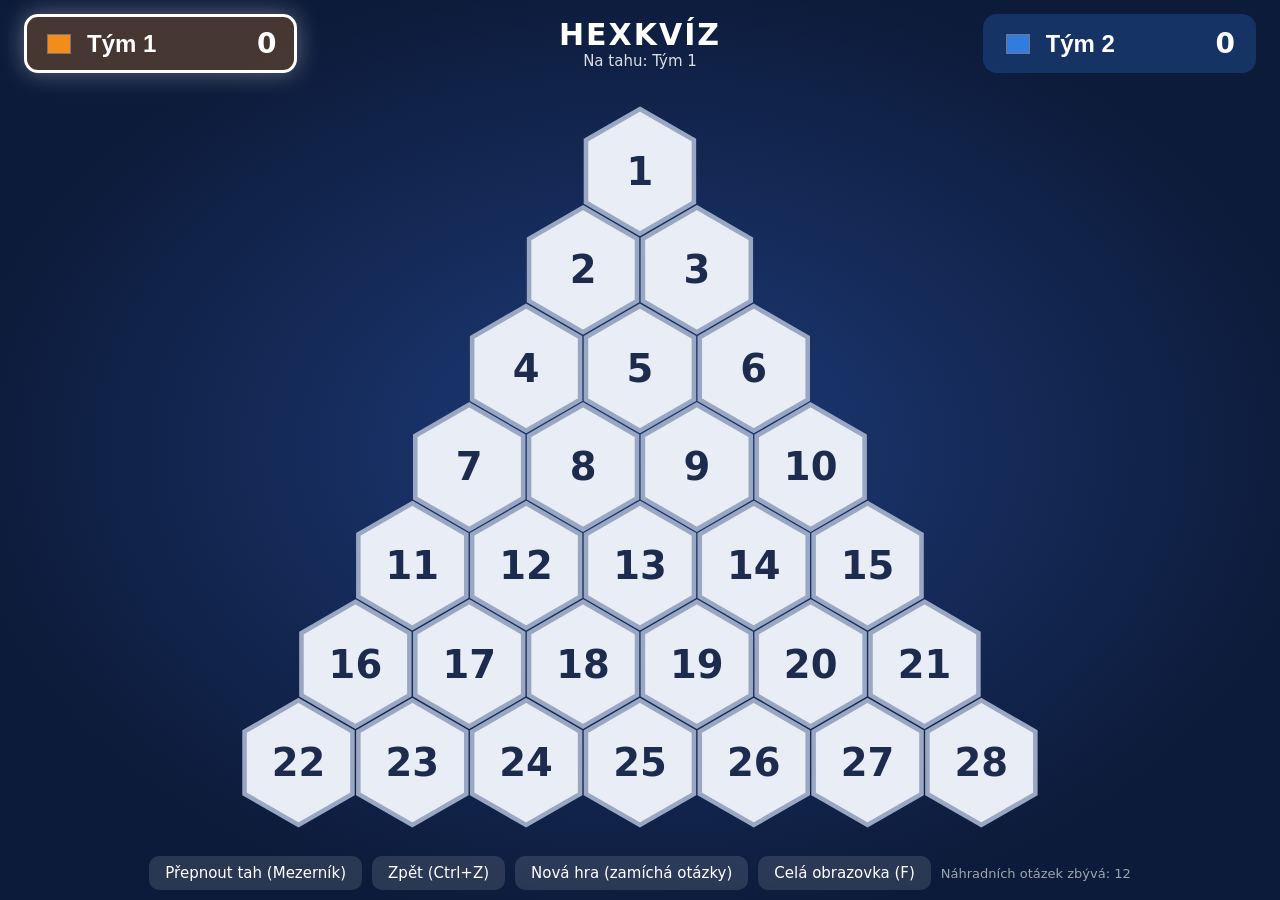
<file: stare-verze/2-s-otazkami.html>
<!doctype html>
<html lang="cs">
<head>
<meta charset="utf-8">
<meta name="viewport" content="width=device-width, initial-scale=1">
<title>Hexkvíz s otázkami</title>
<style>
  :root {
    --bg1: #0d1b3a;
    --bg2: #1d3b7a;
    --empty: #e9edf5;
    --empty-stroke: #9aa7c2;
    --text: #fff;
    --black: #2a2a2e;
  }
  * { box-sizing: border-box; }
  html, body { margin: 0; height: 100%; }
  body {
    font-family: "Segoe UI", system-ui, sans-serif;
    color: var(--text);
    background: radial-gradient(ellipse at center, var(--bg2), var(--bg1) 75%);
    display: flex; flex-direction: column; align-items: center;
    overflow: hidden; user-select: none;
  }
  header {
    width: 100%; display: flex; justify-content: space-between; align-items: center;
    padding: 14px 24px; gap: 16px;
  }
  .team {
    display: flex; align-items: center; gap: 12px;
    padding: 10px 18px; border-radius: 14px; background: rgba(255,255,255,.07);
    border: 3px solid transparent; transition: .2s; min-width: 260px;
  }
  .team.active { border-color: #fff; box-shadow: 0 0 24px rgba(255,255,255,.35); }
  .team input[type=text] {
    background: transparent; border: none; color: #fff; font-size: 24px; font-weight: 700;
    width: 160px; outline: none;
  }
  .team .score { font-size: 28px; font-weight: 800; margin-left: auto; }
  .team input[type=color] { width: 28px; height: 28px; border: none; padding: 0; background: none; cursor: pointer; }
  .center { text-align: center; }
  .center h1 { margin: 0; font-size: 30px; letter-spacing: 2px; }
  .turn { font-size: 15px; opacity: .85; }
  main { flex: 1; width: 100%; display: flex; align-items: center; justify-content: center; min-height: 0; }
  svg { height: 100%; max-height: calc(100vh - 150px); width: auto; max-width: 96vw; }
  .hex { cursor: pointer; }
  .hex polygon { transition: fill .25s; stroke-width: 4; }
  .hex:hover polygon { filter: brightness(1.08); }
  .hex text { font-size: 34px; font-weight: 800; pointer-events: none; text-anchor: middle; dominant-baseline: central; }
  .hex.win polygon { stroke: #ffe24a; stroke-width: 8; }
  footer { padding: 10px; display: flex; gap: 10px; flex-wrap: wrap; justify-content: center; align-items: center; }
  button {
    font: inherit; font-size: 15px; padding: 8px 16px; border-radius: 10px; border: none; cursor: pointer;
    background: rgba(255,255,255,.12); color: #fff;
  }
  button:hover { filter: brightness(1.15); }
  .help { font-size: 13px; opacity: .6; }

  /* okno s otázkou */
  .modal {
    position: fixed; inset: 0; display: none; align-items: center; justify-content: center;
    background: rgba(5,10,25,.7); z-index: 10; padding: 24px;
  }
  .modal.open { display: flex; }
  .card {
    background: #fff; color: #1d2b4f; border-radius: 22px; width: min(1000px, 100%);
    padding: 28px 36px; box-shadow: 0 20px 60px rgba(0,0,0,.6);
    display: flex; flex-direction: column; gap: 18px;
  }
  .card .meta { display: flex; justify-content: space-between; font-weight: 700; font-size: 18px; color: #5b6a8c; }
  .card .meta .cat { text-transform: uppercase; letter-spacing: 1px; }
  .card .spare { color: #c0392b; }
  .card .q { font-size: clamp(26px, 3.4vw, 42px); font-weight: 700; line-height: 1.25; min-height: 2.5em; }
  .card .a {
    font-size: clamp(22px, 2.8vw, 34px); font-weight: 700; color: #1a7f37; background: #e8f6ec;
    border-radius: 12px; padding: 14px 18px; display: none;
  }
  .card .a.show { display: block; }
  .card .row { display: flex; gap: 10px; flex-wrap: wrap; }
  .card .row button { font-size: 18px; font-weight: 700; padding: 12px 18px; }
  .card .row button kbd { opacity: .7; font-family: inherit; margin-left: 6px; }
  .b-ans { background: #1a7f37; }
  .b-black { background: var(--black); }
  .b-clear, .b-close { background: #ccd3e0; color: #333 !important; }
  .grow { flex: 1; }

  .banner {
    position: fixed; inset: 0; display: none; align-items: center; justify-content: center; flex-direction: column;
    background: rgba(0,0,0,.55); z-index: 20; gap: 18px;
  }
  .banner.open { display: flex; }
  .banner h2 { font-size: 64px; margin: 0; text-shadow: 0 4px 20px rgba(0,0,0,.6); }
</style>
</head>
<body>
<header>
  <div class="team" id="team1">
    <input type="color" id="c1" value="#f28c1b" title="Barva týmu">
    <input type="text" id="n1" value="Tým 1">
    <span class="score" id="s1">0</span>
  </div>
  <div class="center">
    <h1>HEXKVÍZ</h1>
    <div class="turn" id="turn"></div>
  </div>
  <div class="team" id="team2">
    <input type="color" id="c2" value="#2f7de1" title="Barva týmu">
    <input type="text" id="n2" value="Tým 2">
    <span class="score" id="s2">0</span>
  </div>
</header>

<main><svg id="board"></svg></main>

<footer>
  <button id="swap">Přepnout tah (Mezerník)</button>
  <button id="undo">Zpět (Ctrl+Z)</button>
  <button id="reset">Nová hra (zamíchá otázky)</button>
  <button id="fs">Celá obrazovka (F)</button>
  <span class="help" id="spareInfo"></span>
</footer>

<div class="modal" id="modal">
  <div class="card">
    <div class="meta">
      <span id="qField"></span>
      <span class="spare" id="qSpare"></span>
      <span class="cat" id="qCat"></span>
    </div>
    <div class="q" id="qText"></div>
    <div class="a" id="qAns"></div>
    <div class="row">
      <button class="b-ans" id="bAns">Ukázat odpověď <kbd>Enter</kbd></button>
      <span class="grow"></span>
      <button class="b-t1" data-v="1"><span>Tým 1</span><kbd>1</kbd></button>
      <button class="b-t2" data-v="2"><span>Tým 2</span><kbd>2</kbd></button>
      <button class="b-black" data-v="3">Černé pole<kbd>3</kbd></button>
      <button class="b-clear" data-v="0">Vymazat<kbd>0</kbd></button>
      <button class="b-close" id="bClose">Zavřít<kbd>Esc</kbd></button>
    </div>
  </div>
</div>

<div class="banner" id="banner">
  <h2 id="winText"></h2>
  <div style="display:flex;gap:10px">
    <button id="bannerClose">Zobrazit desku</button>
    <button id="bannerNew">Nová hra</button>
  </div>
</div>

<script>
// ===== OTÁZKY =====  (můžeš libovolně upravit / přidat; prvních 28 po zamíchání jde na pole, zbytek jsou náhradní pro černá pole)
const QUESTIONS = [
  ['Obecně', 'Jak se říká zařízení, které se připojuje k počítači zvenku a rozšiřuje jeho možnosti?', 'Periferie (periferní zařízení)'],
  ['Obecně', 'Je monitor vstupní, nebo výstupní zařízení?', 'Výstupní'],
  ['Obecně', 'Které zařízení je vstupní i výstupní zároveň: myš, dotykový displej, nebo reproduktor?', 'Dotykový displej'],
  ['Obecně', 'Jak se jmenuje vlastnost, kdy zařízení po připojení funguje samo bez ručního nastavování?', 'Plug and Play'],
  ['Monitor', 'Jak se jmenuje nejmenší bod obrazu na monitoru?', 'Pixel'],
  ['Monitor', 'Jaké rozlišení se označuje jako Full HD?', '1920 × 1080'],
  ['Monitor', 'Jaké rozlišení má 4K UHD?', '3840 × 2160'],
  ['Monitor', 'V jakých jednotkách se udává obnovovací frekvence monitoru?', 'V hertzích (Hz)'],
  ['Monitor', 'V jakých jednotkách se udává úhlopříčka monitoru?', 'V palcích (1″ = 2,54 cm)'],
  ['Monitor', 'Jak se jmenuje typ LCD panelu s nejlepšími pozorovacími úhly a věrnými barvami?', 'IPS'],
  ['Monitor', 'Co znamená zkratka OLED?', 'Organic Light-Emitting Diode (organická svítivá dioda)'],
  ['Monitor', 'Jak se jmenuje starší analogový obrazový konektor, obvykle modrý, s 15 piny?', 'VGA (D-Sub)'],
  ['Monitor', 'Který digitální konektor přenáší obraz i zvuk a najdeme ho skoro na každé televizi?', 'HDMI'],
  ['Projektor', 'V jakých jednotkách se udává světelný výkon projektoru?', 'V (ANSI) lumenech'],
  ['Projektor', 'Jak se jmenuje funkce, která opraví lichoběžníkový tvar obrazu, když projektor stojí šikmo?', 'Keystone (korekce lichoběžníku)'],
  ['Projektor', 'Jak se jmenuje technologie projektorů, která tvoří obraz pomocí mikrozrcátek?', 'DLP'],
  ['Projektor', 'Jak se říká projektoru, který promítá velký obraz z malé vzdálenosti od plátna?', 'Short throw (krátkoprojekční)'],
  ['Projektor', 'Co vyjadřuje kontrastní poměr projektoru?', 'Poměr jasu nejsvětlejší bílé a nejtmavší černé'],
  ['Myš', 'Kdo je považován za vynálezce počítačové myši?', 'Douglas Engelbart'],
  ['Myš', 'Co udává hodnota DPI u myši?', 'Citlivost – počet bodů na palec pohybu'],
  ['Myš', 'Co měly staré myši místo dnešního optického senzoru?', 'Kuličku'],
  ['Myš', 'Jak se jmenuje myš, u které se otáčí kuličkou prstem a myš sama stojí na místě?', 'Trackball'],
  ['Myš', 'Co u myši udává polling rate?', 'Kolikrát za sekundu myš posílá počítači svou polohu (Hz)'],
  ['Myš', 'Jak se jmenuje dotyková plocha na notebooku, která nahrazuje myš?', 'Touchpad'],
  ['Klávesnice', 'Jak se jmenuje nejrozšířenější rozložení klávesnice podle prvních písmen horní řady?', 'QWERTY'],
  ['Klávesnice', 'Čím se liší české rozložení QWERTZ od QWERTY?', 'Má prohozená písmena Y a Z'],
  ['Klávesnice', 'Jak se jmenuje spínač pod každou klávesou mechanické klávesnice?', 'Switch'],
  ['Klávesnice', 'Na kterých dvou klávesách jsou hmatové výstupky pro orientaci prstů?', 'F a J'],
  ['Klávesnice', 'Která klávesa zapíná a vypíná numerickou část klávesnice?', 'Num Lock'],
  ['Klávesnice', 'Co ve Windows udělá klávesová zkratka Win + L?', 'Zamkne počítač'],
  ['Klávesnice', 'Jak se jmenuje vlastnost klávesnice, která rozpozná libovolný počet současně stisknutých kláves?', 'N-key rollover (anti-ghosting)'],
  ['Zvuk', 'V jakých jednotkách se udává hladina hlasitosti (akustického tlaku)?', 'V decibelech (dB)'],
  ['Zvuk', 'Jaký je přibližný frekvenční rozsah lidského sluchu?', '20 Hz až 20 kHz'],
  ['Zvuk', 'Jak se jmenuje reproduktor určený pro nejhlubší basy?', 'Subwoofer'],
  ['Zvuk', 'Co znamená označení zvukové soustavy 5.1?', '5 reproduktorů a 1 subwoofer'],
  ['Zvuk', 'Jak se jmenuje technologie ve sluchátkách, která aktivně potlačuje okolní hluk?', 'ANC (Active Noise Cancelling)'],
  ['Zvuk', 'V jakých jednotkách se udává impedance sluchátek?', 'V ohmech (Ω)'],
  ['Zvuk', 'Jaký průměr má nejběžnější jack konektor pro sluchátka?', '3,5 mm'],
  ['Zvuk', 'Čím se liší aktivní reproduktory od pasivních?', 'Aktivní mají vlastní zesilovač a napájení'],
  ['Zvuk', 'Jakou barvu má na zvukové kartě výstup pro reproduktory a jakou vstup pro mikrofon?', 'Zelenou a růžovou'],
];

const ROWS = 7;
const SIZE = 58;
const W = Math.sqrt(3) * SIZE;
const VS = SIZE * 1.5;
const STORE = 'hexkviz-otazky-state-v1';

const cells = [];
for (let r = 0, id = 1; r < ROWS; r++)
  for (let c = 0; c <= r; c++) cells.push({ id: id++, r, c });
const N = cells.length;
const idx = (r, c) => (r < 0 || r >= ROWS || c < 0 || c > r) ? -1 : r * (r + 1) / 2 + c;
const neighbors = cells.map(({ r, c }) =>
  [[r, c - 1], [r, c + 1], [r - 1, c - 1], [r - 1, c], [r + 1, c], [r + 1, c + 1]]
    .map(([a, b]) => idx(a, b)).filter(i => i >= 0));
const sides = ({ r, c }) => ({ L: c === 0, R: c === r, B: r === ROWS - 1 });

function shuffled(n) {
  const a = Array.from({ length: n }, (_, i) => i);
  for (let i = n - 1; i > 0; i--) { const j = Math.floor(Math.random() * (i + 1)); [a[i], a[j]] = [a[j], a[i]]; }
  return a;
}
function dealQuestions(s) {
  const order = shuffled(QUESTIONS.length);
  s.qmap = order.slice(0, N);      // otázka pro každé pole
  s.spare = order.slice(N);         // náhradní otázky pro černá pole
  s.blackQ = Array(N).fill(-1);     // přidělená náhradní otázka černému poli
}

let state = { owner: Array(N).fill(0), turn: 1, n1: 'Tým 1', n2: 'Tým 2', c1: '#f28c1b', c2: '#2f7de1' };
dealQuestions(state);
let history = [];
let winner = 0, winSet = new Set();
try {
  const s = JSON.parse(localStorage.getItem(STORE));
  if (s && s.owner?.length === N && s.qmap?.length === N && s.qmap.every(q => q < QUESTIONS.length)) state = { ...state, ...s };
} catch {}
const save = () => { try { localStorage.setItem(STORE, JSON.stringify(state)); } catch {} };

// ===== deska =====
const svg = document.getElementById('board');
const pad = 12;
const width = ROWS * W + pad * 2, height = (ROWS - 1) * VS + SIZE * 2 + pad * 2;
svg.setAttribute('viewBox', `0 0 ${width} ${height}`);
const hexPts = (cx, cy) => Array.from({ length: 6 }, (_, k) => {
  const a = Math.PI / 180 * (60 * k - 90);
  return `${cx + (SIZE - 3) * Math.cos(a)},${cy + (SIZE - 3) * Math.sin(a)}`;
}).join(' ');
const els = cells.map((cell, i) => {
  const cx = width / 2 + (cell.c - cell.r / 2) * W;
  const cy = pad + SIZE + cell.r * VS;
  const g = document.createElementNS('http://www.w3.org/2000/svg', 'g');
  g.classList.add('hex');
  g.innerHTML = `<polygon points="${hexPts(cx, cy)}"/><text x="${cx}" y="${cy}">${cell.id}</text>`;
  g.addEventListener('click', () => openQuestion(i));
  svg.appendChild(g);
  return g;
});

const BLACK = '#2a2a2e';
const colorOf = v => v === 1 ? state.c1 : v === 2 ? state.c2 : v === 3 ? BLACK : null;
function hexA(hex, a) {
  const n = parseInt(hex.slice(1), 16);
  return `rgba(${n >> 16},${(n >> 8) & 255},${n & 255},${a})`;
}

function render() {
  checkWin();
  els.forEach((g, i) => {
    const v = state.owner[i];
    const p = g.querySelector('polygon'), t = g.querySelector('text');
    p.setAttribute('fill', v ? colorOf(v) : 'var(--empty)');
    p.setAttribute('stroke', v ? 'rgba(255,255,255,.85)' : 'var(--empty-stroke)');
    t.setAttribute('fill', v ? '#fff' : '#1d2b4f');
    g.classList.toggle('win', winSet.has(i));
  });
  n1.value = state.n1; n2.value = state.n2; c1.value = state.c1; c2.value = state.c2;
  team1.style.background = hexA(state.c1, .25); team2.style.background = hexA(state.c2, .25);
  s1.textContent = state.owner.filter(v => v === 1).length;
  s2.textContent = state.owner.filter(v => v === 2).length;
  team1.classList.toggle('active', state.turn === 1 && !winner);
  team2.classList.toggle('active', state.turn === 2 && !winner);
  turn.textContent = winner ? `Vítěz: ${state['n' + winner]}` : `Na tahu: ${state['n' + state.turn]}`;
  for (const t of [1, 2]) {
    const b = document.querySelector('.b-t' + t);
    b.style.background = state['c' + t];
    b.querySelector('span').textContent = state['n' + t];
  }
  spareInfo.textContent = `Náhradních otázek zbývá: ${state.spare.length}`;
  save();
}

function checkWin() {
  winner = 0; winSet = new Set();
  for (const team of [1, 2]) {
    const seen = new Set();
    for (let i = 0; i < N; i++) {
      if (state.owner[i] !== team || seen.has(i)) continue;
      const comp = [], stack = [i]; seen.add(i);
      let L = false, R = false, B = false;
      while (stack.length) {
        const j = stack.pop(); comp.push(j);
        const s = sides(cells[j]); L ||= s.L; R ||= s.R; B ||= s.B;
        for (const k of neighbors[j]) if (!seen.has(k) && state.owner[k] === team) { seen.add(k); stack.push(k); }
      }
      if (L && R && B) { winner = team; comp.forEach(j => winSet.add(j)); }
    }
    if (winner) return;
  }
}

// ===== okno s otázkou =====
let openCell = -1;
function openQuestion(i) {
  openCell = i;
  let q = state.qmap[i], spareLabel = '';
  if (state.owner[i] === 3) {
    // černé pole → náhradní otázka
    if (state.blackQ[i] < 0 && state.spare.length) {
      history.push(JSON.stringify(state));
      state.blackQ[i] = state.spare.shift();
      render();
    }
    if (state.blackQ[i] >= 0) { q = state.blackQ[i]; spareLabel = 'Náhradní otázka'; }
    else spareLabel = 'Náhradní otázky došly – původní otázka';
  }
  const [cat, text, ans] = QUESTIONS[q];
  qField.textContent = `Pole ${cells[i].id}`;
  qSpare.textContent = spareLabel;
  qCat.textContent = cat;
  qText.textContent = text;
  qAns.textContent = ans;
  qAns.classList.remove('show');
  modal.classList.add('open');
}
function closeQuestion() { modal.classList.remove('open'); openCell = -1; }
function toggleAnswer() { qAns.classList.toggle('show'); }

function assign(v) {
  if (openCell < 0) return;
  const i = openCell; closeQuestion();
  if (state.owner[i] === v) return;
  const prevWinner = winner;
  history.push(JSON.stringify(state));
  if (state.owner[i] === 3 && v !== 3) state.blackQ[i] = -1; // náhradní otázka spotřebována
  state.owner[i] = v;
  if (v !== 0) state.turn = v === 1 ? 2 : v === 2 ? 1 : (state.turn === 1 ? 2 : 1);
  render();
  if (winner && !prevWinner) showWin();
}
document.querySelectorAll('.card [data-v]').forEach(b => b.onclick = () => assign(+b.dataset.v));
bAns.onclick = toggleAnswer;
bClose.onclick = closeQuestion;
modal.addEventListener('mousedown', e => { if (e.target === modal) closeQuestion(); });

function showWin() {
  winText.textContent = `🏆 Vyhrává ${state['n' + winner]}!`;
  winText.style.color = colorOf(winner);
  banner.classList.add('open');
}
bannerClose.onclick = () => banner.classList.remove('open');
bannerNew.onclick = () => { banner.classList.remove('open'); newGame(); };

// ===== ovládání =====
function undo() { if (history.length) { state = JSON.parse(history.pop()); render(); } }
function newGame() {
  if (state.owner.some(v => v) && !confirm('Opravdu začít novou hru? Otázky se znovu zamíchají.')) return;
  history.push(JSON.stringify(state));
  state.owner = Array(N).fill(0); state.turn = 1; dealQuestions(state); render();
}
swap.onclick = () => { state.turn = state.turn === 1 ? 2 : 1; render(); };
document.getElementById('undo').onclick = undo;
reset.onclick = newGame;
const toggleFs = () => document.fullscreenElement ? document.exitFullscreen() : document.documentElement.requestFullscreen();
fs.onclick = toggleFs;
n1.oninput = () => { state.n1 = n1.value || 'Tým 1'; render(); };
n2.oninput = () => { state.n2 = n2.value || 'Tým 2'; render(); };
c1.oninput = () => { state.c1 = c1.value; render(); };
c2.oninput = () => { state.c2 = c2.value; render(); };

document.addEventListener('keydown', e => {
  if (e.target.tagName === 'INPUT') return;
  if ((e.ctrlKey || e.metaKey) && e.key.toLowerCase() === 'z') { e.preventDefault(); undo(); return; }
  if (openCell >= 0) {
    if (['0', '1', '2', '3'].includes(e.key)) assign(+e.key);
    else if (e.key === 'Enter' || e.key.toLowerCase() === 'o') { e.preventDefault(); toggleAnswer(); }
    else if (e.key === 'Escape') closeQuestion();
    return;
  }
  if (e.key === 'Escape') banner.classList.remove('open');
  if (e.key === ' ') { e.preventDefault(); swap.click(); }
  if (e.key.toLowerCase() === 'f') toggleFs();
});

render();
</script>
</body>
</html>
</file>
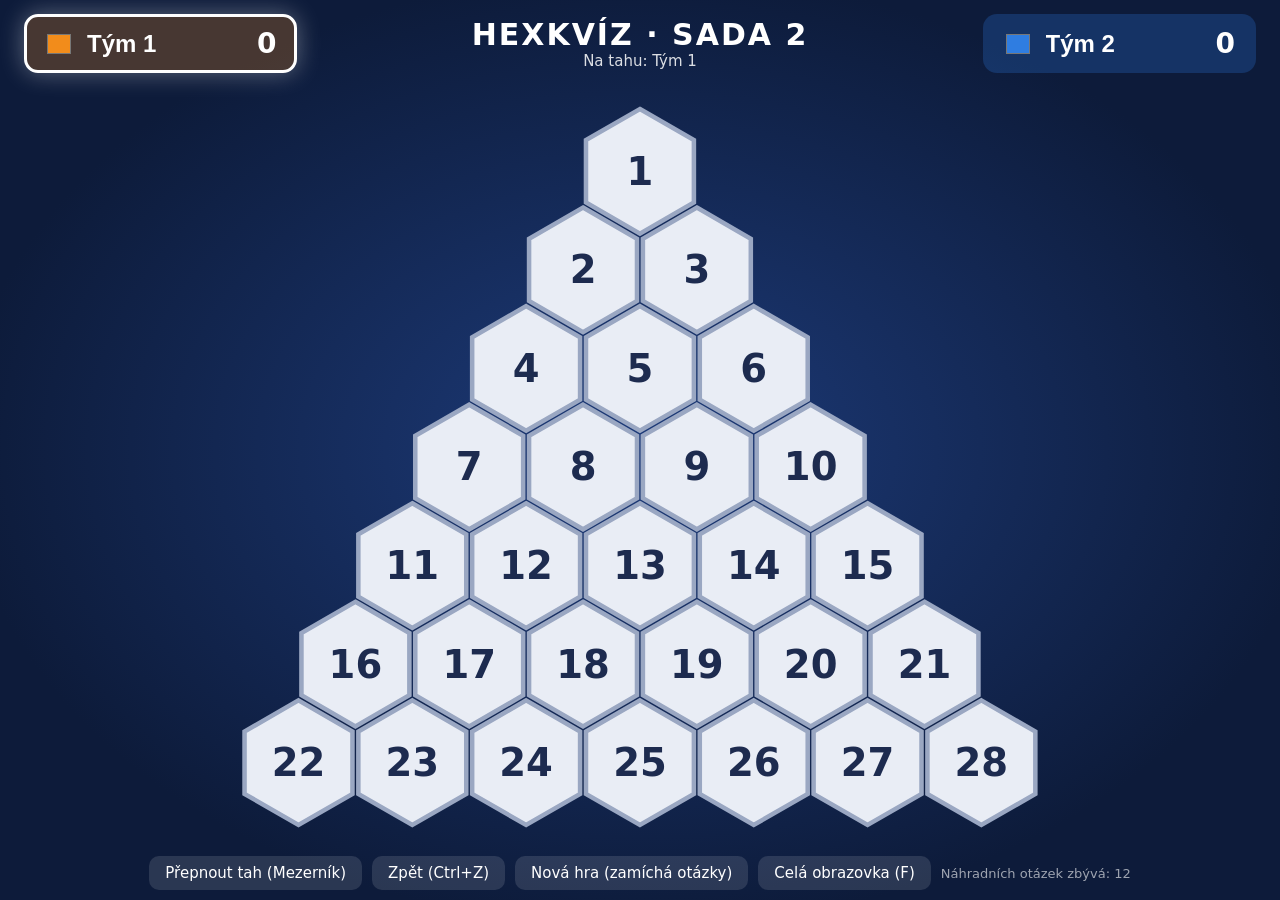
<file: stare-verze/3-sada2.html>
<!doctype html>
<html lang="cs">
<head>
<meta charset="utf-8">
<meta name="viewport" content="width=device-width, initial-scale=1">
<title>Hexkvíz – sada 2</title>
<style>
  :root {
    --bg1: #0d1b3a;
    --bg2: #1d3b7a;
    --empty: #e9edf5;
    --empty-stroke: #9aa7c2;
    --text: #fff;
    --black: #2a2a2e;
  }
  * { box-sizing: border-box; }
  html, body { margin: 0; height: 100%; }
  body {
    font-family: "Segoe UI", system-ui, sans-serif;
    color: var(--text);
    background: radial-gradient(ellipse at center, var(--bg2), var(--bg1) 75%);
    display: flex; flex-direction: column; align-items: center;
    overflow: hidden; user-select: none;
  }
  header {
    width: 100%; display: flex; justify-content: space-between; align-items: center;
    padding: 14px 24px; gap: 16px;
  }
  .team {
    display: flex; align-items: center; gap: 12px;
    padding: 10px 18px; border-radius: 14px; background: rgba(255,255,255,.07);
    border: 3px solid transparent; transition: .2s; min-width: 260px;
  }
  .team.active { border-color: #fff; box-shadow: 0 0 24px rgba(255,255,255,.35); }
  .team input[type=text] {
    background: transparent; border: none; color: #fff; font-size: 24px; font-weight: 700;
    width: 160px; outline: none;
  }
  .team .score { font-size: 28px; font-weight: 800; margin-left: auto; }
  .team input[type=color] { width: 28px; height: 28px; border: none; padding: 0; background: none; cursor: pointer; }
  .center { text-align: center; }
  .center h1 { margin: 0; font-size: 30px; letter-spacing: 2px; }
  .turn { font-size: 15px; opacity: .85; }
  main { flex: 1; width: 100%; display: flex; align-items: center; justify-content: center; min-height: 0; }
  svg { height: 100%; max-height: calc(100vh - 150px); width: auto; max-width: 96vw; }
  .hex { cursor: pointer; }
  .hex polygon { transition: fill .25s; stroke-width: 4; }
  .hex:hover polygon { filter: brightness(1.08); }
  .hex text { font-size: 34px; font-weight: 800; pointer-events: none; text-anchor: middle; dominant-baseline: central; }
  .hex.win polygon { stroke: #ffe24a; stroke-width: 8; }
  footer { padding: 10px; display: flex; gap: 10px; flex-wrap: wrap; justify-content: center; align-items: center; }
  button {
    font: inherit; font-size: 15px; padding: 8px 16px; border-radius: 10px; border: none; cursor: pointer;
    background: rgba(255,255,255,.12); color: #fff;
  }
  button:hover { filter: brightness(1.15); }
  .help { font-size: 13px; opacity: .6; }

  /* okno s otázkou */
  .modal {
    position: fixed; inset: 0; display: none; align-items: center; justify-content: center;
    background: rgba(5,10,25,.7); z-index: 10; padding: 24px;
  }
  .modal.open { display: flex; }
  .card {
    background: #fff; color: #1d2b4f; border-radius: 22px; width: min(1000px, 100%);
    padding: 28px 36px; box-shadow: 0 20px 60px rgba(0,0,0,.6);
    display: flex; flex-direction: column; gap: 18px;
  }
  .card .meta { display: flex; justify-content: space-between; font-weight: 700; font-size: 18px; color: #5b6a8c; }
  .card .meta .cat { text-transform: uppercase; letter-spacing: 1px; }
  .card .spare { color: #c0392b; }
  .card .q { font-size: clamp(26px, 3.4vw, 42px); font-weight: 700; line-height: 1.25; min-height: 2.5em; }
  .card .a {
    font-size: clamp(22px, 2.8vw, 34px); font-weight: 700; color: #1a7f37; background: #e8f6ec;
    border-radius: 12px; padding: 14px 18px; display: none;
  }
  .card .a.show { display: block; }
  .card .row { display: flex; gap: 10px; flex-wrap: wrap; }
  .card .row button { font-size: 18px; font-weight: 700; padding: 12px 18px; }
  .card .row button kbd { opacity: .7; font-family: inherit; margin-left: 6px; }
  .b-reveal {
    align-self: center; background: #1a7f37; color: #fff; font-size: clamp(20px, 2.4vw, 28px);
    font-weight: 800; padding: 16px 36px; border-radius: 14px; box-shadow: 0 6px 18px rgba(26,127,55,.35);
  }
  .b-reveal kbd { opacity: .7; font-family: inherit; font-size: .7em; margin-left: 8px; }
  .b-reveal.shown { background: #ccd3e0; color: #333; box-shadow: none; font-size: 16px; padding: 8px 18px; }
  .b-black { background: var(--black); }
  .b-clear, .b-close { background: #ccd3e0; color: #333 !important; }
  .grow { flex: 1; }

  .banner {
    position: fixed; inset: 0; display: none; align-items: center; justify-content: center; flex-direction: column;
    background: rgba(0,0,0,.55); z-index: 20; gap: 18px;
  }
  .banner.open { display: flex; }
  .banner h2 { font-size: 64px; margin: 0; text-shadow: 0 4px 20px rgba(0,0,0,.6); }
</style>
</head>
<body>
<header>
  <div class="team" id="team1">
    <input type="color" id="c1" value="#f28c1b" title="Barva týmu">
    <input type="text" id="n1" value="Tým 1">
    <span class="score" id="s1">0</span>
  </div>
  <div class="center">
    <h1>HEXKVÍZ · SADA 2</h1>
    <div class="turn" id="turn"></div>
  </div>
  <div class="team" id="team2">
    <input type="color" id="c2" value="#2f7de1" title="Barva týmu">
    <input type="text" id="n2" value="Tým 2">
    <span class="score" id="s2">0</span>
  </div>
</header>

<main><svg id="board"></svg></main>

<footer>
  <button id="swap">Přepnout tah (Mezerník)</button>
  <button id="undo">Zpět (Ctrl+Z)</button>
  <button id="reset">Nová hra (zamíchá otázky)</button>
  <button id="fs">Celá obrazovka (F)</button>
  <span class="help" id="spareInfo"></span>
</footer>

<div class="modal" id="modal">
  <div class="card">
    <div class="meta">
      <span id="qField"></span>
      <span class="spare" id="qSpare"></span>
      <span class="cat" id="qCat"></span>
    </div>
    <div class="q" id="qText"></div>
    <button class="b-reveal" id="bAns">👁 Zobrazit odpověď <kbd>Enter</kbd></button>
    <div class="a" id="qAns"></div>
    <div class="row">
      <span class="grow"></span>
      <button class="b-t1" data-v="1"><span>Tým 1</span><kbd>1</kbd></button>
      <button class="b-t2" data-v="2"><span>Tým 2</span><kbd>2</kbd></button>
      <button class="b-black" data-v="3">Černé pole<kbd>3</kbd></button>
      <button class="b-clear" data-v="0">Vymazat<kbd>0</kbd></button>
      <button class="b-close" id="bClose">Zavřít<kbd>Esc</kbd></button>
    </div>
  </div>
</div>

<div class="banner" id="banner">
  <h2 id="winText"></h2>
  <div style="display:flex;gap:10px">
    <button id="bannerClose">Zobrazit desku</button>
    <button id="bannerNew">Nová hra</button>
  </div>
</div>

<script>
// ===== OTÁZKY =====  (můžeš libovolně upravit / přidat; prvních 28 po zamíchání jde na pole, zbytek jsou náhradní pro černá pole)
const QUESTIONS = [
  ['Obecně', 'Přes jaký univerzální konektor se dnes připojuje většina periferií?', 'USB'],
  ['Obecně', 'Jak se jmenuje oboustranný (symetrický) USB konektor moderních zařízení?', 'USB-C'],
  ['Obecně', 'Jak se jmenuje program, který umožňuje operačnímu systému komunikovat s periferií?', 'Ovladač (driver)'],
  ['Obecně', 'Jak se jmenuje bezdrátová technologie s krátkým dosahem, přes kterou se připojují sluchátka nebo myši?', 'Bluetooth'],
  ['Monitor', 'Ze kterých tří základních barev se skládá barva každého pixelu?', 'Červená, zelená, modrá (RGB)'],
  ['Monitor', 'Jak se jmenuje starý typ monitoru s obrazovkou s elektronovým paprskem?', 'CRT'],
  ['Monitor', 'Co znamená zkratka LCD?', 'Liquid Crystal Display (displej z tekutých krystalů)'],
  ['Monitor', 'Jaký poměr stran má většina dnešních širokoúhlých monitorů?', '16:9'],
  ['Monitor', 'Jak se jmenuje digitální obrazový konektor určený hlavně pro počítače, nástupce DVI?', 'DisplayPort'],
  ['Monitor', 'Co udává doba odezvy monitoru v milisekundách?', 'Jak rychle pixel změní barvu'],
  ['Monitor', 'Jak se jmenuje technologie NVIDIA, která synchronizuje snímky s monitorem proti trhání obrazu?', 'G-Sync (u AMD FreeSync)'],
  ['Monitor', 'Co znamená zkratka HDR u monitoru?', 'High Dynamic Range (vysoký dynamický rozsah)'],
  ['Monitor', 'Jak se jmenuje jednotka jasu displeje, která odpovídá jedné kandele na metr čtvereční?', 'Nit (cd/m²)'],
  ['Monitor', 'Co udává zkratka PPI?', 'Hustotu pixelů – počet pixelů na palec'],
  ['Projektor', 'Jak se jmenuje technologie projektoru, ve které světlo prochází třemi LCD panely?', '3LCD'],
  ['Projektor', 'Kterou součástku klasického projektoru je nutné po určitém počtu hodin provozu vyměnit?', 'Lampu (výbojku)'],
  ['Projektor', 'Jak se jmenuje zařízení s kamerou, které promítá papírové dokumenty nebo předměty přes projektor?', 'Vizualizér'],
  ['Projektor', 'K čemu slouží zoom objektivu projektoru?', 'Ke změně velikosti obrazu bez posunutí projektoru'],
  ['Projektor', 'Co udává projekční poměr (throw ratio)?', 'Poměr vzdálenosti od plátna k šířce obrazu'],
  ['Myš', 'Jak se jmenuje kolečko na myši, kterým se posouvá stránka?', 'Scroll (rolovací kolečko)'],
  ['Myš', 'Jak se jmenuje myš tvarovaná tak, aby ruka zůstala v přirozené poloze jako při podání ruky?', 'Vertikální (ergonomická) myš'],
  ['Myš', 'Kterým tlačítkem myši otevřete odkaz v prohlížeči na nové kartě?', 'Prostředním (kolečkem)'],
  ['Myš', 'Na jakém povrchu běžná optická myš špatně funguje?', 'Na skle nebo lesklém povrchu'],
  ['Myš', 'Jak se jmenuje pero, kterým se ovládá grafický tablet nebo dotykový displej?', 'Stylus'],
  ['Klávesnice', 'Jakou klávesovou zkratkou vložíte zkopírovaný text?', 'Ctrl + V'],
  ['Klávesnice', 'Jakou klávesovou zkratkou ve Windows přímo otevřete Správce úloh?', 'Ctrl + Shift + Esc'],
  ['Klávesnice', 'Co dělá klávesa Caps Lock?', 'Trvale zapne psaní velkých písmen'],
  ['Klávesnice', 'Jak se jmenuje klávesa, která pořídí snímek obrazovky?', 'Print Screen (PrtSc)'],
  ['Klávesnice', 'Jak napíšete zavináč @ na české klávesnici?', 'Pravý Alt + V'],
  ['Klávesnice', 'Jak se říká klávesnici bez numerického bloku?', 'TKL (tenkeyless)'],
  ['Klávesnice', 'Co ve Windows udělá klávesová zkratka Alt + Tab?', 'Přepne mezi otevřenými okny'],
  ['Klávesnice', 'Kolik funkčních kláves F má standardní klávesnice?', '12 (F1–F12)'],
  ['Zvuk', 'Je mikrofon vstupní, nebo výstupní zařízení?', 'Vstupní'],
  ['Zvuk', 'Jak se jmenují sluchátka, která se vkládají přímo do zvukovodu?', 'Pecková / in-ear (špunty)'],
  ['Zvuk', 'Čím se liší otevřená sluchátka od uzavřených?', 'Otevřená propouštějí zvuk ven i dovnitř, uzavřená izolují'],
  ['Zvuk', 'Jak se jmenují sluchátka s mikrofonem?', 'Headset'],
  ['Zvuk', 'Jak se jmenuje reproduktor určený pro vysoké tóny?', 'Výškový reproduktor (tweeter)'],
  ['Zvuk', 'Co udává vzorkovací frekvence 44,1 kHz?', 'Kolikrát za sekundu se zaznamená vzorek zvuku (kvalita CD)'],
  ['Zvuk', 'Jak se jmenuje zařízení, které zesiluje signál pro pasivní reproduktory?', 'Zesilovač'],
  ['Zvuk', 'Jak se jmenuje technologie sluchátek, které přenášejí zvuk přes kosti lebky místo do ucha?', 'Kostní vedení'],
];

const ROWS = 7;
const SIZE = 58;
const W = Math.sqrt(3) * SIZE;
const VS = SIZE * 1.5;
const STORE = 'hexkviz-sada2-state';

const cells = [];
for (let r = 0, id = 1; r < ROWS; r++)
  for (let c = 0; c <= r; c++) cells.push({ id: id++, r, c });
const N = cells.length;
const idx = (r, c) => (r < 0 || r >= ROWS || c < 0 || c > r) ? -1 : r * (r + 1) / 2 + c;
const neighbors = cells.map(({ r, c }) =>
  [[r, c - 1], [r, c + 1], [r - 1, c - 1], [r - 1, c], [r + 1, c], [r + 1, c + 1]]
    .map(([a, b]) => idx(a, b)).filter(i => i >= 0));
const sides = ({ r, c }) => ({ L: c === 0, R: c === r, B: r === ROWS - 1 });

function shuffled(n) {
  const a = Array.from({ length: n }, (_, i) => i);
  for (let i = n - 1; i > 0; i--) { const j = Math.floor(Math.random() * (i + 1)); [a[i], a[j]] = [a[j], a[i]]; }
  return a;
}
function dealQuestions(s) {
  const order = shuffled(QUESTIONS.length);
  s.qmap = order.slice(0, N);      // otázka pro každé pole
  s.spare = order.slice(N);         // náhradní otázky pro černá pole
  s.blackQ = Array(N).fill(-1);     // přidělená náhradní otázka černému poli
}

let state = { owner: Array(N).fill(0), turn: 1, n1: 'Tým 1', n2: 'Tým 2', c1: '#f28c1b', c2: '#2f7de1' };
dealQuestions(state);
let history = [];
let winner = 0, winSet = new Set();
try {
  const s = JSON.parse(localStorage.getItem(STORE));
  if (s && s.owner?.length === N && s.qmap?.length === N && s.qmap.every(q => q < QUESTIONS.length)) state = { ...state, ...s };
} catch {}
const save = () => { try { localStorage.setItem(STORE, JSON.stringify(state)); } catch {} };

// ===== deska =====
const svg = document.getElementById('board');
const pad = 12;
const width = ROWS * W + pad * 2, height = (ROWS - 1) * VS + SIZE * 2 + pad * 2;
svg.setAttribute('viewBox', `0 0 ${width} ${height}`);
const hexPts = (cx, cy) => Array.from({ length: 6 }, (_, k) => {
  const a = Math.PI / 180 * (60 * k - 90);
  return `${cx + (SIZE - 3) * Math.cos(a)},${cy + (SIZE - 3) * Math.sin(a)}`;
}).join(' ');
const els = cells.map((cell, i) => {
  const cx = width / 2 + (cell.c - cell.r / 2) * W;
  const cy = pad + SIZE + cell.r * VS;
  const g = document.createElementNS('http://www.w3.org/2000/svg', 'g');
  g.classList.add('hex');
  g.innerHTML = `<polygon points="${hexPts(cx, cy)}"/><text x="${cx}" y="${cy}">${cell.id}</text>`;
  g.addEventListener('click', () => openQuestion(i));
  svg.appendChild(g);
  return g;
});

const BLACK = '#2a2a2e';
const colorOf = v => v === 1 ? state.c1 : v === 2 ? state.c2 : v === 3 ? BLACK : null;
function hexA(hex, a) {
  const n = parseInt(hex.slice(1), 16);
  return `rgba(${n >> 16},${(n >> 8) & 255},${n & 255},${a})`;
}

function render() {
  checkWin();
  els.forEach((g, i) => {
    const v = state.owner[i];
    const p = g.querySelector('polygon'), t = g.querySelector('text');
    p.setAttribute('fill', v ? colorOf(v) : 'var(--empty)');
    p.setAttribute('stroke', v ? 'rgba(255,255,255,.85)' : 'var(--empty-stroke)');
    t.setAttribute('fill', v ? '#fff' : '#1d2b4f');
    g.classList.toggle('win', winSet.has(i));
  });
  n1.value = state.n1; n2.value = state.n2; c1.value = state.c1; c2.value = state.c2;
  team1.style.background = hexA(state.c1, .25); team2.style.background = hexA(state.c2, .25);
  s1.textContent = state.owner.filter(v => v === 1).length;
  s2.textContent = state.owner.filter(v => v === 2).length;
  team1.classList.toggle('active', state.turn === 1 && !winner);
  team2.classList.toggle('active', state.turn === 2 && !winner);
  turn.textContent = winner ? `Vítěz: ${state['n' + winner]}` : `Na tahu: ${state['n' + state.turn]}`;
  for (const t of [1, 2]) {
    const b = document.querySelector('.b-t' + t);
    b.style.background = state['c' + t];
    b.querySelector('span').textContent = state['n' + t];
  }
  spareInfo.textContent = `Náhradních otázek zbývá: ${state.spare.length}`;
  save();
}

function checkWin() {
  winner = 0; winSet = new Set();
  for (const team of [1, 2]) {
    const seen = new Set();
    for (let i = 0; i < N; i++) {
      if (state.owner[i] !== team || seen.has(i)) continue;
      const comp = [], stack = [i]; seen.add(i);
      let L = false, R = false, B = false;
      while (stack.length) {
        const j = stack.pop(); comp.push(j);
        const s = sides(cells[j]); L ||= s.L; R ||= s.R; B ||= s.B;
        for (const k of neighbors[j]) if (!seen.has(k) && state.owner[k] === team) { seen.add(k); stack.push(k); }
      }
      if (L && R && B) { winner = team; comp.forEach(j => winSet.add(j)); }
    }
    if (winner) return;
  }
}

// ===== okno s otázkou =====
let openCell = -1;
function openQuestion(i) {
  openCell = i;
  let q = state.qmap[i], spareLabel = '';
  if (state.owner[i] === 3) {
    // černé pole → náhradní otázka
    if (state.blackQ[i] < 0 && state.spare.length) {
      history.push(JSON.stringify(state));
      state.blackQ[i] = state.spare.shift();
      render();
    }
    if (state.blackQ[i] >= 0) { q = state.blackQ[i]; spareLabel = 'Náhradní otázka'; }
    else spareLabel = 'Náhradní otázky došly – původní otázka';
  }
  const [cat, text, ans] = QUESTIONS[q];
  qField.textContent = `Pole ${cells[i].id}`;
  qSpare.textContent = spareLabel;
  qCat.textContent = cat;
  qText.textContent = text;
  qAns.textContent = ans;
  qAns.classList.remove('show');
  updateRevealBtn();
  modal.classList.add('open');
}
function closeQuestion() { modal.classList.remove('open'); openCell = -1; }
function updateRevealBtn() {
  const shown = qAns.classList.contains('show');
  bAns.classList.toggle('shown', shown);
  bAns.innerHTML = shown ? 'Skrýt odpověď <kbd>Enter</kbd>' : '👁 Zobrazit odpověď <kbd>Enter</kbd>';
}
function toggleAnswer() { qAns.classList.toggle('show'); updateRevealBtn(); }

function assign(v) {
  if (openCell < 0) return;
  const i = openCell; closeQuestion();
  if (state.owner[i] === v) return;
  const prevWinner = winner;
  history.push(JSON.stringify(state));
  if (state.owner[i] === 3 && v !== 3) state.blackQ[i] = -1; // náhradní otázka spotřebována
  state.owner[i] = v;
  if (v !== 0) state.turn = v === 1 ? 2 : v === 2 ? 1 : (state.turn === 1 ? 2 : 1);
  render();
  if (winner && !prevWinner) showWin();
}
document.querySelectorAll('.card [data-v]').forEach(b => b.onclick = () => assign(+b.dataset.v));
bAns.onclick = toggleAnswer;
bClose.onclick = closeQuestion;
modal.addEventListener('mousedown', e => { if (e.target === modal) closeQuestion(); });

function showWin() {
  winText.textContent = `🏆 Vyhrává ${state['n' + winner]}!`;
  winText.style.color = colorOf(winner);
  banner.classList.add('open');
}
bannerClose.onclick = () => banner.classList.remove('open');
bannerNew.onclick = () => { banner.classList.remove('open'); newGame(); };

// ===== ovládání =====
function undo() { if (history.length) { state = JSON.parse(history.pop()); render(); } }
function newGame() {
  if (state.owner.some(v => v) && !confirm('Opravdu začít novou hru? Otázky se znovu zamíchají.')) return;
  history.push(JSON.stringify(state));
  state.owner = Array(N).fill(0); state.turn = 1; dealQuestions(state); render();
}
swap.onclick = () => { state.turn = state.turn === 1 ? 2 : 1; render(); };
document.getElementById('undo').onclick = undo;
reset.onclick = newGame;
const toggleFs = () => document.fullscreenElement ? document.exitFullscreen() : document.documentElement.requestFullscreen();
fs.onclick = toggleFs;
n1.oninput = () => { state.n1 = n1.value || 'Tým 1'; render(); };
n2.oninput = () => { state.n2 = n2.value || 'Tým 2'; render(); };
c1.oninput = () => { state.c1 = c1.value; render(); };
c2.oninput = () => { state.c2 = c2.value; render(); };

document.addEventListener('keydown', e => {
  if (e.target.tagName === 'INPUT') return;
  if ((e.ctrlKey || e.metaKey) && e.key.toLowerCase() === 'z') { e.preventDefault(); undo(); return; }
  if (openCell >= 0) {
    if (['0', '1', '2', '3'].includes(e.key)) assign(+e.key);
    else if (e.key === 'Enter' || e.key.toLowerCase() === 'o') { e.preventDefault(); toggleAnswer(); }
    else if (e.key === 'Escape') closeQuestion();
    return;
  }
  if (e.key === 'Escape') banner.classList.remove('open');
  if (e.key === ' ') { e.preventDefault(); swap.click(); }
  if (e.key.toLowerCase() === 'f') toggleFs();
});

render();
</script>
</body>
</html>
</file>
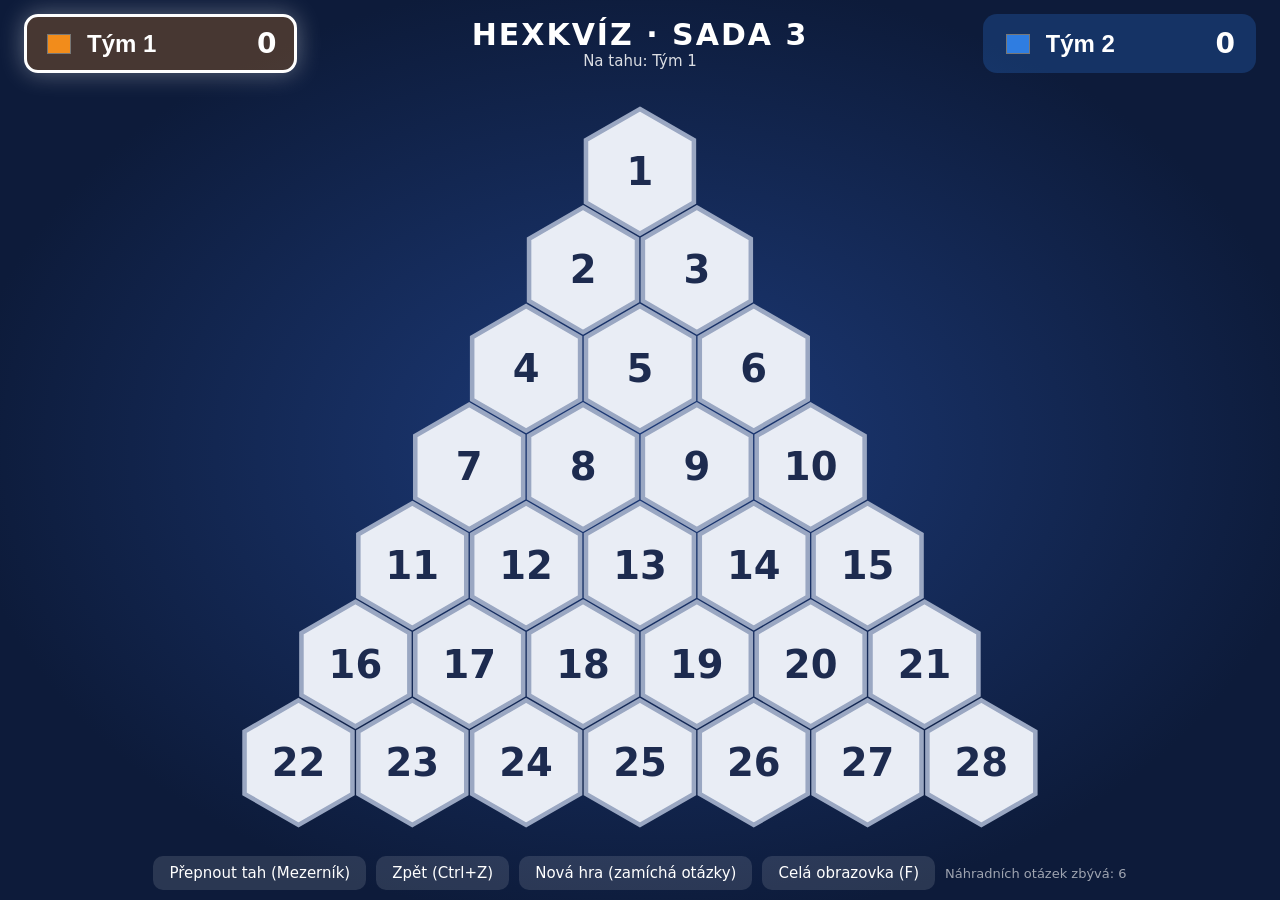
<file: stare-verze/3-sada3.html>
<!doctype html>
<html lang="cs">
<head>
<meta charset="utf-8">
<meta name="viewport" content="width=device-width, initial-scale=1">
<title>Hexkvíz – sada 3</title>
<style>
  :root {
    --bg1: #0d1b3a;
    --bg2: #1d3b7a;
    --empty: #e9edf5;
    --empty-stroke: #9aa7c2;
    --text: #fff;
    --black: #2a2a2e;
  }
  * { box-sizing: border-box; }
  html, body { margin: 0; height: 100%; }
  body {
    font-family: "Segoe UI", system-ui, sans-serif;
    color: var(--text);
    background: radial-gradient(ellipse at center, var(--bg2), var(--bg1) 75%);
    display: flex; flex-direction: column; align-items: center;
    overflow: hidden; user-select: none;
  }
  header {
    width: 100%; display: flex; justify-content: space-between; align-items: center;
    padding: 14px 24px; gap: 16px;
  }
  .team {
    display: flex; align-items: center; gap: 12px;
    padding: 10px 18px; border-radius: 14px; background: rgba(255,255,255,.07);
    border: 3px solid transparent; transition: .2s; min-width: 260px;
  }
  .team.active { border-color: #fff; box-shadow: 0 0 24px rgba(255,255,255,.35); }
  .team input[type=text] {
    background: transparent; border: none; color: #fff; font-size: 24px; font-weight: 700;
    width: 160px; outline: none;
  }
  .team .score { font-size: 28px; font-weight: 800; margin-left: auto; }
  .team input[type=color] { width: 28px; height: 28px; border: none; padding: 0; background: none; cursor: pointer; }
  .center { text-align: center; }
  .center h1 { margin: 0; font-size: 30px; letter-spacing: 2px; }
  .turn { font-size: 15px; opacity: .85; }
  main { flex: 1; width: 100%; display: flex; align-items: center; justify-content: center; min-height: 0; }
  svg { height: 100%; max-height: calc(100vh - 150px); width: auto; max-width: 96vw; }
  .hex { cursor: pointer; }
  .hex polygon { transition: fill .25s; stroke-width: 4; }
  .hex:hover polygon { filter: brightness(1.08); }
  .hex text { font-size: 34px; font-weight: 800; pointer-events: none; text-anchor: middle; dominant-baseline: central; }
  .hex.win polygon { stroke: #ffe24a; stroke-width: 8; }
  footer { padding: 10px; display: flex; gap: 10px; flex-wrap: wrap; justify-content: center; align-items: center; }
  button {
    font: inherit; font-size: 15px; padding: 8px 16px; border-radius: 10px; border: none; cursor: pointer;
    background: rgba(255,255,255,.12); color: #fff;
  }
  button:hover { filter: brightness(1.15); }
  .help { font-size: 13px; opacity: .6; }

  /* okno s otázkou */
  .modal {
    position: fixed; inset: 0; display: none; align-items: center; justify-content: center;
    background: rgba(5,10,25,.7); z-index: 10; padding: 24px;
  }
  .modal.open { display: flex; }
  .card {
    background: #fff; color: #1d2b4f; border-radius: 22px; width: min(1000px, 100%);
    padding: 28px 36px; box-shadow: 0 20px 60px rgba(0,0,0,.6);
    display: flex; flex-direction: column; gap: 18px;
  }
  .card .meta { display: flex; justify-content: space-between; font-weight: 700; font-size: 18px; color: #5b6a8c; }
  .card .meta .cat { text-transform: uppercase; letter-spacing: 1px; }
  .card .spare { color: #c0392b; }
  .card .q { font-size: clamp(26px, 3.4vw, 42px); font-weight: 700; line-height: 1.25; min-height: 2.5em; }
  .card .a {
    font-size: clamp(22px, 2.8vw, 34px); font-weight: 700; color: #1a7f37; background: #e8f6ec;
    border-radius: 12px; padding: 14px 18px; display: none;
  }
  .card .a.show { display: block; }
  .card .row { display: flex; gap: 10px; flex-wrap: wrap; }
  .card .row button { font-size: 18px; font-weight: 700; padding: 12px 18px; }
  .card .row button kbd { opacity: .7; font-family: inherit; margin-left: 6px; }
  .b-reveal {
    align-self: center; background: #1a7f37; color: #fff; font-size: clamp(20px, 2.4vw, 28px);
    font-weight: 800; padding: 16px 36px; border-radius: 14px; box-shadow: 0 6px 18px rgba(26,127,55,.35);
  }
  .b-reveal kbd { opacity: .7; font-family: inherit; font-size: .7em; margin-left: 8px; }
  .b-reveal.shown { background: #ccd3e0; color: #333; box-shadow: none; font-size: 16px; padding: 8px 18px; }
  .b-black { background: var(--black); }
  .b-clear, .b-close { background: #ccd3e0; color: #333 !important; }
  .grow { flex: 1; }

  .banner {
    position: fixed; inset: 0; display: none; align-items: center; justify-content: center; flex-direction: column;
    background: rgba(0,0,0,.55); z-index: 20; gap: 18px;
  }
  .banner.open { display: flex; }
  .banner h2 { font-size: 64px; margin: 0; text-shadow: 0 4px 20px rgba(0,0,0,.6); }
</style>
</head>
<body>
<header>
  <div class="team" id="team1">
    <input type="color" id="c1" value="#f28c1b" title="Barva týmu">
    <input type="text" id="n1" value="Tým 1">
    <span class="score" id="s1">0</span>
  </div>
  <div class="center">
    <h1>HEXKVÍZ · SADA 3</h1>
    <div class="turn" id="turn"></div>
  </div>
  <div class="team" id="team2">
    <input type="color" id="c2" value="#2f7de1" title="Barva týmu">
    <input type="text" id="n2" value="Tým 2">
    <span class="score" id="s2">0</span>
  </div>
</header>

<main><svg id="board"></svg></main>

<footer>
  <button id="swap">Přepnout tah (Mezerník)</button>
  <button id="undo">Zpět (Ctrl+Z)</button>
  <button id="reset">Nová hra (zamíchá otázky)</button>
  <button id="fs">Celá obrazovka (F)</button>
  <span class="help" id="spareInfo"></span>
</footer>

<div class="modal" id="modal">
  <div class="card">
    <div class="meta">
      <span id="qField"></span>
      <span class="spare" id="qSpare"></span>
      <span class="cat" id="qCat"></span>
    </div>
    <div class="q" id="qText"></div>
    <button class="b-reveal" id="bAns">👁 Zobrazit odpověď <kbd>Enter</kbd></button>
    <div class="a" id="qAns"></div>
    <div class="row">
      <span class="grow"></span>
      <button class="b-t1" data-v="1"><span>Tým 1</span><kbd>1</kbd></button>
      <button class="b-t2" data-v="2"><span>Tým 2</span><kbd>2</kbd></button>
      <button class="b-black" data-v="3">Černé pole<kbd>3</kbd></button>
      <button class="b-clear" data-v="0">Vymazat<kbd>0</kbd></button>
      <button class="b-close" id="bClose">Zavřít<kbd>Esc</kbd></button>
    </div>
  </div>
</div>

<div class="banner" id="banner">
  <h2 id="winText"></h2>
  <div style="display:flex;gap:10px">
    <button id="bannerClose">Zobrazit desku</button>
    <button id="bannerNew">Nová hra</button>
  </div>
</div>

<script>
// ===== OTÁZKY =====  (můžeš libovolně upravit / přidat; prvních 28 po zamíchání jde na pole, zbytek jsou náhradní pro černá pole)
const QUESTIONS = [
  ['Obecně', 'Jak se jmenuje zařízení, které převádí papírový dokument do digitální podoby?', 'Skener'],
  ['Obecně', 'Jak se jmenuje rozbočovač, který z jednoho USB portu udělá několik portů?', 'USB hub'],
  ['Obecně', 'Která verze USB jako první nesla označení SuperSpeed a mívá modrý konektor?', 'USB 3.0'],
  ['Monitor', 'Jak se označuje rozlišení 2560 × 1440?', 'QHD (1440p)'],
  ['Monitor', 'Jak se jmenuje vada displeje, kdy jeden bod trvale svítí nebo nesvítí?', 'Vadný (mrtvý) pixel'],
  ['Monitor', 'Jak se jmenuje standard otvorů pro uchycení monitoru na držák nebo rameno?', 'VESA'],
  ['Monitor', 'Jak se jmenuje typ LCD panelu s vysokým kontrastem, ale horšími pozorovacími úhly než IPS?', 'VA'],
  ['Monitor', 'Jak se jmenuje vada OLED displeje, kdy po dlouhém zobrazení statického obrazu zůstane jeho stopa?', 'Vypálení (burn-in)'],
  ['Monitor', 'Jak se říká monitorům s poměrem stran 21:9?', 'Ultrawide'],
  ['Monitor', 'Jak se jmenuje obrazový konektor s bílou koncovkou, který se používal před HDMI a DisplayPortem?', 'DVI'],
  ['Monitor', 'Čím je podsvícen dnešní LCD monitor?', 'LED diodami'],
  ['Projektor', 'Jak se jmenuje bílá plocha, na kterou projektor promítá obraz?', 'Projekční plátno'],
  ['Projektor', 'Co znamená nativní rozlišení projektoru?', 'Skutečný počet pixelů zobrazovacího čipu'],
  ['Projektor', 'Proč se po vypnutí projektoru s lampou ještě chvíli točí ventilátor?', 'Dochlazuje lampu'],
  ['Projektor', 'Jak se jmenuje tabule, kterou lze spolu s projektorem ovládat dotykem nebo perem?', 'Interaktivní tabule'],
  ['Projektor', 'Co se stane s obrazem, když projektor oddálíte od plátna?', 'Obraz se zvětší'],
  ['Myš', 'Jak se jmenuje akce, kdy podržíte tlačítko myši a přetáhnete objekt jinam?', 'Drag and drop (táhni a pusť)'],
  ['Myš', 'Jakou barvu má nejčastěji světlo pod optickou myší?', 'Červenou'],
  ['Myš', 'Jak se jmenuje malý tyčinkový ovladač uprostřed klávesnice notebooků ThinkPad?', 'TrackPoint'],
  ['Myš', 'Jak se jmenuje malý USB přijímač bezdrátové myši?', 'Dongle (USB přijímač)'],
  ['Klávesnice', 'Jakou klávesovou zkratkou vrátíte poslední akci?', 'Ctrl + Z'],
  ['Klávesnice', 'Jakou klávesovou zkratkou označíte vše?', 'Ctrl + A'],
  ['Klávesnice', 'Která klávesa přepíná mezi vkládáním a přepisováním textu?', 'Insert'],
  ['Klávesnice', 'Co ve Windows udělá klávesová zkratka Win + D?', 'Zobrazí plochu'],
  ['Klávesnice', 'Co ve Windows otevře klávesová zkratka Win + E?', 'Průzkumník souborů'],
  ['Klávesnice', 'Jak se jmenuje klávesnice zobrazená na obrazovce, na které se píše myší nebo dotykem?', 'Klávesnice na obrazovce (virtuální)'],
  ['Klávesnice', 'Jak se jmenují odnímatelné čepičky kláves mechanické klávesnice?', 'Keycaps'],
  ['Zvuk', 'Jak se jmenuje jack se čtyřmi kontakty, který přenáší zvuk do sluchátek i z mikrofonu?', 'TRRS (4pólový jack)'],
  ['Zvuk', 'Jak se jmenuje pískání, které vznikne, když mikrofon snímá zvuk z reproduktoru?', 'Zpětná vazba (feedback)'],
  ['Zvuk', 'Jak se jmenují sluchátka, jejichž náušníky obepínají celé ucho?', 'Over-ear'],
  ['Zvuk', 'Co znamená, že je reproduktor dvoupásmový?', 'Má zvlášť měnič pro basy a středy a zvlášť pro výšky'],
  ['Zvuk', 'Jak se jmenuje prostorový zvukový formát firmy Dolby, který přidává zvuk i shora?', 'Dolby Atmos'],
  ['Zvuk', 'Jak se jmenuje součástka, která převádí digitální signál na analogový zvuk?', 'DAC (D/A převodník)'],
  ['Zvuk', 'Co znamená zkratka TWS u bezdrátových sluchátek?', 'True Wireless Stereo'],
];

const ROWS = 7;
const SIZE = 58;
const W = Math.sqrt(3) * SIZE;
const VS = SIZE * 1.5;
const STORE = 'hexkviz-sada3-state';

const cells = [];
for (let r = 0, id = 1; r < ROWS; r++)
  for (let c = 0; c <= r; c++) cells.push({ id: id++, r, c });
const N = cells.length;
const idx = (r, c) => (r < 0 || r >= ROWS || c < 0 || c > r) ? -1 : r * (r + 1) / 2 + c;
const neighbors = cells.map(({ r, c }) =>
  [[r, c - 1], [r, c + 1], [r - 1, c - 1], [r - 1, c], [r + 1, c], [r + 1, c + 1]]
    .map(([a, b]) => idx(a, b)).filter(i => i >= 0));
const sides = ({ r, c }) => ({ L: c === 0, R: c === r, B: r === ROWS - 1 });

function shuffled(n) {
  const a = Array.from({ length: n }, (_, i) => i);
  for (let i = n - 1; i > 0; i--) { const j = Math.floor(Math.random() * (i + 1)); [a[i], a[j]] = [a[j], a[i]]; }
  return a;
}
function dealQuestions(s) {
  const order = shuffled(QUESTIONS.length);
  s.qmap = order.slice(0, N);      // otázka pro každé pole
  s.spare = order.slice(N);         // náhradní otázky pro černá pole
  s.blackQ = Array(N).fill(-1);     // přidělená náhradní otázka černému poli
}

let state = { owner: Array(N).fill(0), turn: 1, n1: 'Tým 1', n2: 'Tým 2', c1: '#f28c1b', c2: '#2f7de1' };
dealQuestions(state);
let history = [];
let winner = 0, winSet = new Set();
try {
  const s = JSON.parse(localStorage.getItem(STORE));
  if (s && s.owner?.length === N && s.qmap?.length === N && s.qmap.every(q => q < QUESTIONS.length)) state = { ...state, ...s };
} catch {}
const save = () => { try { localStorage.setItem(STORE, JSON.stringify(state)); } catch {} };

// ===== deska =====
const svg = document.getElementById('board');
const pad = 12;
const width = ROWS * W + pad * 2, height = (ROWS - 1) * VS + SIZE * 2 + pad * 2;
svg.setAttribute('viewBox', `0 0 ${width} ${height}`);
const hexPts = (cx, cy) => Array.from({ length: 6 }, (_, k) => {
  const a = Math.PI / 180 * (60 * k - 90);
  return `${cx + (SIZE - 3) * Math.cos(a)},${cy + (SIZE - 3) * Math.sin(a)}`;
}).join(' ');
const els = cells.map((cell, i) => {
  const cx = width / 2 + (cell.c - cell.r / 2) * W;
  const cy = pad + SIZE + cell.r * VS;
  const g = document.createElementNS('http://www.w3.org/2000/svg', 'g');
  g.classList.add('hex');
  g.innerHTML = `<polygon points="${hexPts(cx, cy)}"/><text x="${cx}" y="${cy}">${cell.id}</text>`;
  g.addEventListener('click', () => openQuestion(i));
  svg.appendChild(g);
  return g;
});

const BLACK = '#2a2a2e';
const colorOf = v => v === 1 ? state.c1 : v === 2 ? state.c2 : v === 3 ? BLACK : null;
function hexA(hex, a) {
  const n = parseInt(hex.slice(1), 16);
  return `rgba(${n >> 16},${(n >> 8) & 255},${n & 255},${a})`;
}

function render() {
  checkWin();
  els.forEach((g, i) => {
    const v = state.owner[i];
    const p = g.querySelector('polygon'), t = g.querySelector('text');
    p.setAttribute('fill', v ? colorOf(v) : 'var(--empty)');
    p.setAttribute('stroke', v ? 'rgba(255,255,255,.85)' : 'var(--empty-stroke)');
    t.setAttribute('fill', v ? '#fff' : '#1d2b4f');
    g.classList.toggle('win', winSet.has(i));
  });
  n1.value = state.n1; n2.value = state.n2; c1.value = state.c1; c2.value = state.c2;
  team1.style.background = hexA(state.c1, .25); team2.style.background = hexA(state.c2, .25);
  s1.textContent = state.owner.filter(v => v === 1).length;
  s2.textContent = state.owner.filter(v => v === 2).length;
  team1.classList.toggle('active', state.turn === 1 && !winner);
  team2.classList.toggle('active', state.turn === 2 && !winner);
  turn.textContent = winner ? `Vítěz: ${state['n' + winner]}` : `Na tahu: ${state['n' + state.turn]}`;
  for (const t of [1, 2]) {
    const b = document.querySelector('.b-t' + t);
    b.style.background = state['c' + t];
    b.querySelector('span').textContent = state['n' + t];
  }
  spareInfo.textContent = `Náhradních otázek zbývá: ${state.spare.length}`;
  save();
}

function checkWin() {
  winner = 0; winSet = new Set();
  for (const team of [1, 2]) {
    const seen = new Set();
    for (let i = 0; i < N; i++) {
      if (state.owner[i] !== team || seen.has(i)) continue;
      const comp = [], stack = [i]; seen.add(i);
      let L = false, R = false, B = false;
      while (stack.length) {
        const j = stack.pop(); comp.push(j);
        const s = sides(cells[j]); L ||= s.L; R ||= s.R; B ||= s.B;
        for (const k of neighbors[j]) if (!seen.has(k) && state.owner[k] === team) { seen.add(k); stack.push(k); }
      }
      if (L && R && B) { winner = team; comp.forEach(j => winSet.add(j)); }
    }
    if (winner) return;
  }
}

// ===== okno s otázkou =====
let openCell = -1;
function openQuestion(i) {
  openCell = i;
  let q = state.qmap[i], spareLabel = '';
  if (state.owner[i] === 3) {
    // černé pole → náhradní otázka
    if (state.blackQ[i] < 0 && state.spare.length) {
      history.push(JSON.stringify(state));
      state.blackQ[i] = state.spare.shift();
      render();
    }
    if (state.blackQ[i] >= 0) { q = state.blackQ[i]; spareLabel = 'Náhradní otázka'; }
    else spareLabel = 'Náhradní otázky došly – původní otázka';
  }
  const [cat, text, ans] = QUESTIONS[q];
  qField.textContent = `Pole ${cells[i].id}`;
  qSpare.textContent = spareLabel;
  qCat.textContent = cat;
  qText.textContent = text;
  qAns.textContent = ans;
  qAns.classList.remove('show');
  updateRevealBtn();
  modal.classList.add('open');
}
function closeQuestion() { modal.classList.remove('open'); openCell = -1; }
function updateRevealBtn() {
  const shown = qAns.classList.contains('show');
  bAns.classList.toggle('shown', shown);
  bAns.innerHTML = shown ? 'Skrýt odpověď <kbd>Enter</kbd>' : '👁 Zobrazit odpověď <kbd>Enter</kbd>';
}
function toggleAnswer() { qAns.classList.toggle('show'); updateRevealBtn(); }

function assign(v) {
  if (openCell < 0) return;
  const i = openCell; closeQuestion();
  if (state.owner[i] === v) return;
  const prevWinner = winner;
  history.push(JSON.stringify(state));
  if (state.owner[i] === 3 && v !== 3) state.blackQ[i] = -1; // náhradní otázka spotřebována
  state.owner[i] = v;
  if (v !== 0) state.turn = v === 1 ? 2 : v === 2 ? 1 : (state.turn === 1 ? 2 : 1);
  render();
  if (winner && !prevWinner) showWin();
}
document.querySelectorAll('.card [data-v]').forEach(b => b.onclick = () => assign(+b.dataset.v));
bAns.onclick = toggleAnswer;
bClose.onclick = closeQuestion;
modal.addEventListener('mousedown', e => { if (e.target === modal) closeQuestion(); });

function showWin() {
  winText.textContent = `🏆 Vyhrává ${state['n' + winner]}!`;
  winText.style.color = colorOf(winner);
  banner.classList.add('open');
}
bannerClose.onclick = () => banner.classList.remove('open');
bannerNew.onclick = () => { banner.classList.remove('open'); newGame(); };

// ===== ovládání =====
function undo() { if (history.length) { state = JSON.parse(history.pop()); render(); } }
function newGame() {
  if (state.owner.some(v => v) && !confirm('Opravdu začít novou hru? Otázky se znovu zamíchají.')) return;
  history.push(JSON.stringify(state));
  state.owner = Array(N).fill(0); state.turn = 1; dealQuestions(state); render();
}
swap.onclick = () => { state.turn = state.turn === 1 ? 2 : 1; render(); };
document.getElementById('undo').onclick = undo;
reset.onclick = newGame;
const toggleFs = () => document.fullscreenElement ? document.exitFullscreen() : document.documentElement.requestFullscreen();
fs.onclick = toggleFs;
n1.oninput = () => { state.n1 = n1.value || 'Tým 1'; render(); };
n2.oninput = () => { state.n2 = n2.value || 'Tým 2'; render(); };
c1.oninput = () => { state.c1 = c1.value; render(); };
c2.oninput = () => { state.c2 = c2.value; render(); };

document.addEventListener('keydown', e => {
  if (e.target.tagName === 'INPUT') return;
  if ((e.ctrlKey || e.metaKey) && e.key.toLowerCase() === 'z') { e.preventDefault(); undo(); return; }
  if (openCell >= 0) {
    if (['0', '1', '2', '3'].includes(e.key)) assign(+e.key);
    else if (e.key === 'Enter' || e.key.toLowerCase() === 'o') { e.preventDefault(); toggleAnswer(); }
    else if (e.key === 'Escape') closeQuestion();
    return;
  }
  if (e.key === 'Escape') banner.classList.remove('open');
  if (e.key === ' ') { e.preventDefault(); swap.click(); }
  if (e.key.toLowerCase() === 'f') toggleFs();
});

render();
</script>
</body>
</html>
</file>
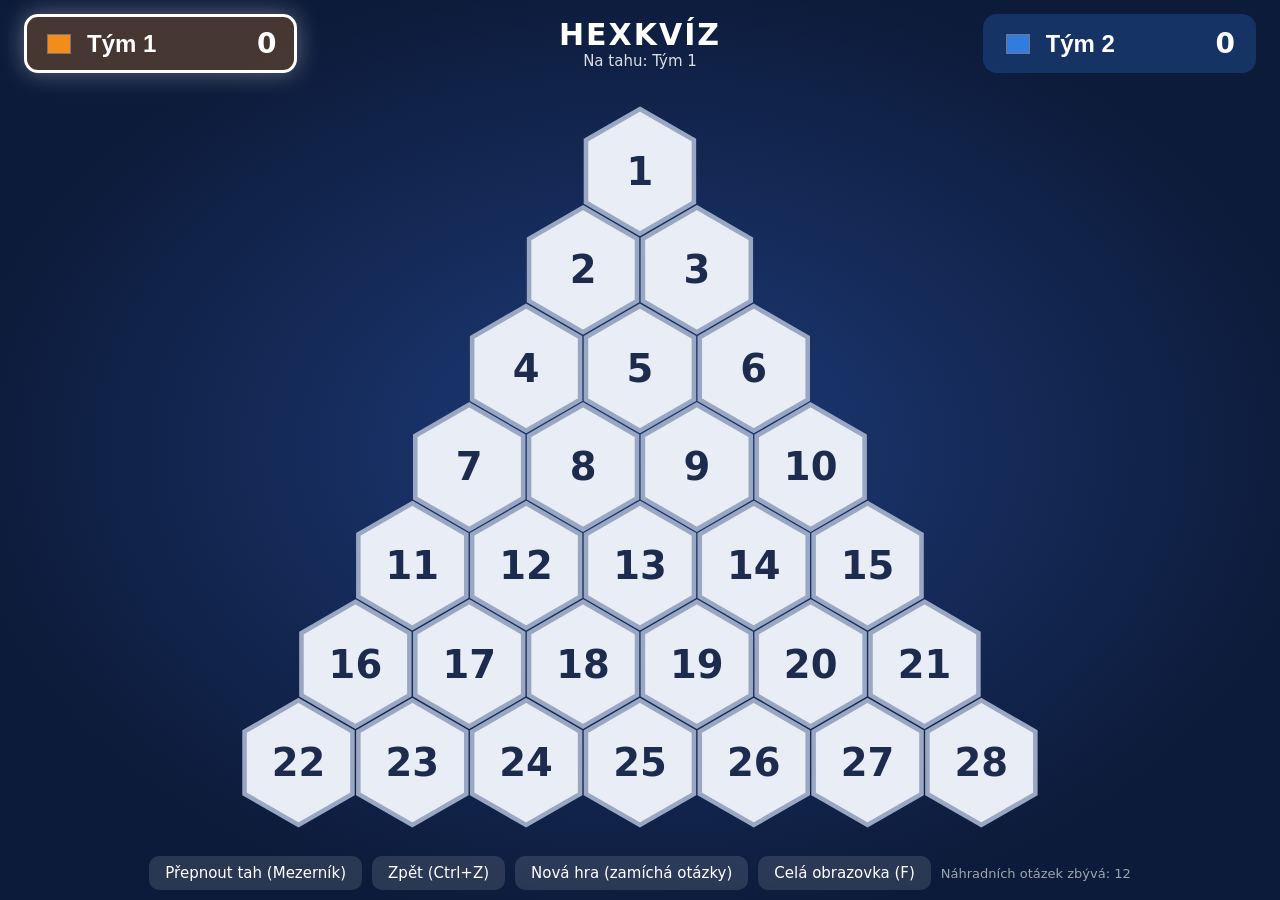
<file: stare-verze/3-tlacitko-odpovedi.html>
<!doctype html>
<html lang="cs">
<head>
<meta charset="utf-8">
<meta name="viewport" content="width=device-width, initial-scale=1">
<title>Hexkvíz s otázkami v3</title>
<style>
  :root {
    --bg1: #0d1b3a;
    --bg2: #1d3b7a;
    --empty: #e9edf5;
    --empty-stroke: #9aa7c2;
    --text: #fff;
    --black: #2a2a2e;
  }
  * { box-sizing: border-box; }
  html, body { margin: 0; height: 100%; }
  body {
    font-family: "Segoe UI", system-ui, sans-serif;
    color: var(--text);
    background: radial-gradient(ellipse at center, var(--bg2), var(--bg1) 75%);
    display: flex; flex-direction: column; align-items: center;
    overflow: hidden; user-select: none;
  }
  header {
    width: 100%; display: flex; justify-content: space-between; align-items: center;
    padding: 14px 24px; gap: 16px;
  }
  .team {
    display: flex; align-items: center; gap: 12px;
    padding: 10px 18px; border-radius: 14px; background: rgba(255,255,255,.07);
    border: 3px solid transparent; transition: .2s; min-width: 260px;
  }
  .team.active { border-color: #fff; box-shadow: 0 0 24px rgba(255,255,255,.35); }
  .team input[type=text] {
    background: transparent; border: none; color: #fff; font-size: 24px; font-weight: 700;
    width: 160px; outline: none;
  }
  .team .score { font-size: 28px; font-weight: 800; margin-left: auto; }
  .team input[type=color] { width: 28px; height: 28px; border: none; padding: 0; background: none; cursor: pointer; }
  .center { text-align: center; }
  .center h1 { margin: 0; font-size: 30px; letter-spacing: 2px; }
  .turn { font-size: 15px; opacity: .85; }
  main { flex: 1; width: 100%; display: flex; align-items: center; justify-content: center; min-height: 0; }
  svg { height: 100%; max-height: calc(100vh - 150px); width: auto; max-width: 96vw; }
  .hex { cursor: pointer; }
  .hex polygon { transition: fill .25s; stroke-width: 4; }
  .hex:hover polygon { filter: brightness(1.08); }
  .hex text { font-size: 34px; font-weight: 800; pointer-events: none; text-anchor: middle; dominant-baseline: central; }
  .hex.win polygon { stroke: #ffe24a; stroke-width: 8; }
  footer { padding: 10px; display: flex; gap: 10px; flex-wrap: wrap; justify-content: center; align-items: center; }
  button {
    font: inherit; font-size: 15px; padding: 8px 16px; border-radius: 10px; border: none; cursor: pointer;
    background: rgba(255,255,255,.12); color: #fff;
  }
  button:hover { filter: brightness(1.15); }
  .help { font-size: 13px; opacity: .6; }

  /* okno s otázkou */
  .modal {
    position: fixed; inset: 0; display: none; align-items: center; justify-content: center;
    background: rgba(5,10,25,.7); z-index: 10; padding: 24px;
  }
  .modal.open { display: flex; }
  .card {
    background: #fff; color: #1d2b4f; border-radius: 22px; width: min(1000px, 100%);
    padding: 28px 36px; box-shadow: 0 20px 60px rgba(0,0,0,.6);
    display: flex; flex-direction: column; gap: 18px;
  }
  .card .meta { display: flex; justify-content: space-between; font-weight: 700; font-size: 18px; color: #5b6a8c; }
  .card .meta .cat { text-transform: uppercase; letter-spacing: 1px; }
  .card .spare { color: #c0392b; }
  .card .q { font-size: clamp(26px, 3.4vw, 42px); font-weight: 700; line-height: 1.25; min-height: 2.5em; }
  .card .a {
    font-size: clamp(22px, 2.8vw, 34px); font-weight: 700; color: #1a7f37; background: #e8f6ec;
    border-radius: 12px; padding: 14px 18px; display: none;
  }
  .card .a.show { display: block; }
  .card .row { display: flex; gap: 10px; flex-wrap: wrap; }
  .card .row button { font-size: 18px; font-weight: 700; padding: 12px 18px; }
  .card .row button kbd { opacity: .7; font-family: inherit; margin-left: 6px; }
  .b-reveal {
    align-self: center; background: #1a7f37; color: #fff; font-size: clamp(20px, 2.4vw, 28px);
    font-weight: 800; padding: 16px 36px; border-radius: 14px; box-shadow: 0 6px 18px rgba(26,127,55,.35);
  }
  .b-reveal kbd { opacity: .7; font-family: inherit; font-size: .7em; margin-left: 8px; }
  .b-reveal.shown { background: #ccd3e0; color: #333; box-shadow: none; font-size: 16px; padding: 8px 18px; }
  .b-black { background: var(--black); }
  .b-clear, .b-close { background: #ccd3e0; color: #333 !important; }
  .grow { flex: 1; }

  .banner {
    position: fixed; inset: 0; display: none; align-items: center; justify-content: center; flex-direction: column;
    background: rgba(0,0,0,.55); z-index: 20; gap: 18px;
  }
  .banner.open { display: flex; }
  .banner h2 { font-size: 64px; margin: 0; text-shadow: 0 4px 20px rgba(0,0,0,.6); }
</style>
</head>
<body>
<header>
  <div class="team" id="team1">
    <input type="color" id="c1" value="#f28c1b" title="Barva týmu">
    <input type="text" id="n1" value="Tým 1">
    <span class="score" id="s1">0</span>
  </div>
  <div class="center">
    <h1>HEXKVÍZ</h1>
    <div class="turn" id="turn"></div>
  </div>
  <div class="team" id="team2">
    <input type="color" id="c2" value="#2f7de1" title="Barva týmu">
    <input type="text" id="n2" value="Tým 2">
    <span class="score" id="s2">0</span>
  </div>
</header>

<main><svg id="board"></svg></main>

<footer>
  <button id="swap">Přepnout tah (Mezerník)</button>
  <button id="undo">Zpět (Ctrl+Z)</button>
  <button id="reset">Nová hra (zamíchá otázky)</button>
  <button id="fs">Celá obrazovka (F)</button>
  <span class="help" id="spareInfo"></span>
</footer>

<div class="modal" id="modal">
  <div class="card">
    <div class="meta">
      <span id="qField"></span>
      <span class="spare" id="qSpare"></span>
      <span class="cat" id="qCat"></span>
    </div>
    <div class="q" id="qText"></div>
    <button class="b-reveal" id="bAns">👁 Zobrazit odpověď <kbd>Enter</kbd></button>
    <div class="a" id="qAns"></div>
    <div class="row">
      <span class="grow"></span>
      <button class="b-t1" data-v="1"><span>Tým 1</span><kbd>1</kbd></button>
      <button class="b-t2" data-v="2"><span>Tým 2</span><kbd>2</kbd></button>
      <button class="b-black" data-v="3">Černé pole<kbd>3</kbd></button>
      <button class="b-clear" data-v="0">Vymazat<kbd>0</kbd></button>
      <button class="b-close" id="bClose">Zavřít<kbd>Esc</kbd></button>
    </div>
  </div>
</div>

<div class="banner" id="banner">
  <h2 id="winText"></h2>
  <div style="display:flex;gap:10px">
    <button id="bannerClose">Zobrazit desku</button>
    <button id="bannerNew">Nová hra</button>
  </div>
</div>

<script>
// ===== OTÁZKY =====  (můžeš libovolně upravit / přidat; prvních 28 po zamíchání jde na pole, zbytek jsou náhradní pro černá pole)
const QUESTIONS = [
  ['Obecně', 'Jak se říká zařízení, které se připojuje k počítači zvenku a rozšiřuje jeho možnosti?', 'Periferie (periferní zařízení)'],
  ['Obecně', 'Je monitor vstupní, nebo výstupní zařízení?', 'Výstupní'],
  ['Obecně', 'Které zařízení je vstupní i výstupní zároveň: myš, dotykový displej, nebo reproduktor?', 'Dotykový displej'],
  ['Obecně', 'Jak se jmenuje vlastnost, kdy zařízení po připojení funguje samo bez ručního nastavování?', 'Plug and Play'],
  ['Monitor', 'Jak se jmenuje nejmenší bod obrazu na monitoru?', 'Pixel'],
  ['Monitor', 'Jaké rozlišení se označuje jako Full HD?', '1920 × 1080'],
  ['Monitor', 'Jaké rozlišení má 4K UHD?', '3840 × 2160'],
  ['Monitor', 'V jakých jednotkách se udává obnovovací frekvence monitoru?', 'V hertzích (Hz)'],
  ['Monitor', 'V jakých jednotkách se udává úhlopříčka monitoru?', 'V palcích (1″ = 2,54 cm)'],
  ['Monitor', 'Jak se jmenuje typ LCD panelu s nejlepšími pozorovacími úhly a věrnými barvami?', 'IPS'],
  ['Monitor', 'Co znamená zkratka OLED?', 'Organic Light-Emitting Diode (organická svítivá dioda)'],
  ['Monitor', 'Jak se jmenuje starší analogový obrazový konektor, obvykle modrý, s 15 piny?', 'VGA (D-Sub)'],
  ['Monitor', 'Který digitální konektor přenáší obraz i zvuk a najdeme ho skoro na každé televizi?', 'HDMI'],
  ['Projektor', 'V jakých jednotkách se udává světelný výkon projektoru?', 'V (ANSI) lumenech'],
  ['Projektor', 'Jak se jmenuje funkce, která opraví lichoběžníkový tvar obrazu, když projektor stojí šikmo?', 'Keystone (korekce lichoběžníku)'],
  ['Projektor', 'Jak se jmenuje technologie projektorů, která tvoří obraz pomocí mikrozrcátek?', 'DLP'],
  ['Projektor', 'Jak se říká projektoru, který promítá velký obraz z malé vzdálenosti od plátna?', 'Short throw (krátkoprojekční)'],
  ['Projektor', 'Co vyjadřuje kontrastní poměr projektoru?', 'Poměr jasu nejsvětlejší bílé a nejtmavší černé'],
  ['Myš', 'Kdo je považován za vynálezce počítačové myši?', 'Douglas Engelbart'],
  ['Myš', 'Co udává hodnota DPI u myši?', 'Citlivost – počet bodů na palec pohybu'],
  ['Myš', 'Co měly staré myši místo dnešního optického senzoru?', 'Kuličku'],
  ['Myš', 'Jak se jmenuje myš, u které se otáčí kuličkou prstem a myš sama stojí na místě?', 'Trackball'],
  ['Myš', 'Co u myši udává polling rate?', 'Kolikrát za sekundu myš posílá počítači svou polohu (Hz)'],
  ['Myš', 'Jak se jmenuje dotyková plocha na notebooku, která nahrazuje myš?', 'Touchpad'],
  ['Klávesnice', 'Jak se jmenuje nejrozšířenější rozložení klávesnice podle prvních písmen horní řady?', 'QWERTY'],
  ['Klávesnice', 'Čím se liší české rozložení QWERTZ od QWERTY?', 'Má prohozená písmena Y a Z'],
  ['Klávesnice', 'Jak se jmenuje spínač pod každou klávesou mechanické klávesnice?', 'Switch'],
  ['Klávesnice', 'Na kterých dvou klávesách jsou hmatové výstupky pro orientaci prstů?', 'F a J'],
  ['Klávesnice', 'Která klávesa zapíná a vypíná numerickou část klávesnice?', 'Num Lock'],
  ['Klávesnice', 'Co ve Windows udělá klávesová zkratka Win + L?', 'Zamkne počítač'],
  ['Klávesnice', 'Jak se jmenuje vlastnost klávesnice, která rozpozná libovolný počet současně stisknutých kláves?', 'N-key rollover (anti-ghosting)'],
  ['Zvuk', 'V jakých jednotkách se udává hladina hlasitosti (akustického tlaku)?', 'V decibelech (dB)'],
  ['Zvuk', 'Jaký je přibližný frekvenční rozsah lidského sluchu?', '20 Hz až 20 kHz'],
  ['Zvuk', 'Jak se jmenuje reproduktor určený pro nejhlubší basy?', 'Subwoofer'],
  ['Zvuk', 'Co znamená označení zvukové soustavy 5.1?', '5 reproduktorů a 1 subwoofer'],
  ['Zvuk', 'Jak se jmenuje technologie ve sluchátkách, která aktivně potlačuje okolní hluk?', 'ANC (Active Noise Cancelling)'],
  ['Zvuk', 'V jakých jednotkách se udává impedance sluchátek?', 'V ohmech (Ω)'],
  ['Zvuk', 'Jaký průměr má nejběžnější jack konektor pro sluchátka?', '3,5 mm'],
  ['Zvuk', 'Čím se liší aktivní reproduktory od pasivních?', 'Aktivní mají vlastní zesilovač a napájení'],
  ['Zvuk', 'Jakou barvu má na zvukové kartě výstup pro reproduktory a jakou vstup pro mikrofon?', 'Zelenou a růžovou'],
];

const ROWS = 7;
const SIZE = 58;
const W = Math.sqrt(3) * SIZE;
const VS = SIZE * 1.5;
const STORE = 'hexkviz-otazky-v3-state';

const cells = [];
for (let r = 0, id = 1; r < ROWS; r++)
  for (let c = 0; c <= r; c++) cells.push({ id: id++, r, c });
const N = cells.length;
const idx = (r, c) => (r < 0 || r >= ROWS || c < 0 || c > r) ? -1 : r * (r + 1) / 2 + c;
const neighbors = cells.map(({ r, c }) =>
  [[r, c - 1], [r, c + 1], [r - 1, c - 1], [r - 1, c], [r + 1, c], [r + 1, c + 1]]
    .map(([a, b]) => idx(a, b)).filter(i => i >= 0));
const sides = ({ r, c }) => ({ L: c === 0, R: c === r, B: r === ROWS - 1 });

function shuffled(n) {
  const a = Array.from({ length: n }, (_, i) => i);
  for (let i = n - 1; i > 0; i--) { const j = Math.floor(Math.random() * (i + 1)); [a[i], a[j]] = [a[j], a[i]]; }
  return a;
}
function dealQuestions(s) {
  const order = shuffled(QUESTIONS.length);
  s.qmap = order.slice(0, N);      // otázka pro každé pole
  s.spare = order.slice(N);         // náhradní otázky pro černá pole
  s.blackQ = Array(N).fill(-1);     // přidělená náhradní otázka černému poli
}

let state = { owner: Array(N).fill(0), turn: 1, n1: 'Tým 1', n2: 'Tým 2', c1: '#f28c1b', c2: '#2f7de1' };
dealQuestions(state);
let history = [];
let winner = 0, winSet = new Set();
try {
  const s = JSON.parse(localStorage.getItem(STORE));
  if (s && s.owner?.length === N && s.qmap?.length === N && s.qmap.every(q => q < QUESTIONS.length)) state = { ...state, ...s };
} catch {}
const save = () => { try { localStorage.setItem(STORE, JSON.stringify(state)); } catch {} };

// ===== deska =====
const svg = document.getElementById('board');
const pad = 12;
const width = ROWS * W + pad * 2, height = (ROWS - 1) * VS + SIZE * 2 + pad * 2;
svg.setAttribute('viewBox', `0 0 ${width} ${height}`);
const hexPts = (cx, cy) => Array.from({ length: 6 }, (_, k) => {
  const a = Math.PI / 180 * (60 * k - 90);
  return `${cx + (SIZE - 3) * Math.cos(a)},${cy + (SIZE - 3) * Math.sin(a)}`;
}).join(' ');
const els = cells.map((cell, i) => {
  const cx = width / 2 + (cell.c - cell.r / 2) * W;
  const cy = pad + SIZE + cell.r * VS;
  const g = document.createElementNS('http://www.w3.org/2000/svg', 'g');
  g.classList.add('hex');
  g.innerHTML = `<polygon points="${hexPts(cx, cy)}"/><text x="${cx}" y="${cy}">${cell.id}</text>`;
  g.addEventListener('click', () => openQuestion(i));
  svg.appendChild(g);
  return g;
});

const BLACK = '#2a2a2e';
const colorOf = v => v === 1 ? state.c1 : v === 2 ? state.c2 : v === 3 ? BLACK : null;
function hexA(hex, a) {
  const n = parseInt(hex.slice(1), 16);
  return `rgba(${n >> 16},${(n >> 8) & 255},${n & 255},${a})`;
}

function render() {
  checkWin();
  els.forEach((g, i) => {
    const v = state.owner[i];
    const p = g.querySelector('polygon'), t = g.querySelector('text');
    p.setAttribute('fill', v ? colorOf(v) : 'var(--empty)');
    p.setAttribute('stroke', v ? 'rgba(255,255,255,.85)' : 'var(--empty-stroke)');
    t.setAttribute('fill', v ? '#fff' : '#1d2b4f');
    g.classList.toggle('win', winSet.has(i));
  });
  n1.value = state.n1; n2.value = state.n2; c1.value = state.c1; c2.value = state.c2;
  team1.style.background = hexA(state.c1, .25); team2.style.background = hexA(state.c2, .25);
  s1.textContent = state.owner.filter(v => v === 1).length;
  s2.textContent = state.owner.filter(v => v === 2).length;
  team1.classList.toggle('active', state.turn === 1 && !winner);
  team2.classList.toggle('active', state.turn === 2 && !winner);
  turn.textContent = winner ? `Vítěz: ${state['n' + winner]}` : `Na tahu: ${state['n' + state.turn]}`;
  for (const t of [1, 2]) {
    const b = document.querySelector('.b-t' + t);
    b.style.background = state['c' + t];
    b.querySelector('span').textContent = state['n' + t];
  }
  spareInfo.textContent = `Náhradních otázek zbývá: ${state.spare.length}`;
  save();
}

function checkWin() {
  winner = 0; winSet = new Set();
  for (const team of [1, 2]) {
    const seen = new Set();
    for (let i = 0; i < N; i++) {
      if (state.owner[i] !== team || seen.has(i)) continue;
      const comp = [], stack = [i]; seen.add(i);
      let L = false, R = false, B = false;
      while (stack.length) {
        const j = stack.pop(); comp.push(j);
        const s = sides(cells[j]); L ||= s.L; R ||= s.R; B ||= s.B;
        for (const k of neighbors[j]) if (!seen.has(k) && state.owner[k] === team) { seen.add(k); stack.push(k); }
      }
      if (L && R && B) { winner = team; comp.forEach(j => winSet.add(j)); }
    }
    if (winner) return;
  }
}

// ===== okno s otázkou =====
let openCell = -1;
function openQuestion(i) {
  openCell = i;
  let q = state.qmap[i], spareLabel = '';
  if (state.owner[i] === 3) {
    // černé pole → náhradní otázka
    if (state.blackQ[i] < 0 && state.spare.length) {
      history.push(JSON.stringify(state));
      state.blackQ[i] = state.spare.shift();
      render();
    }
    if (state.blackQ[i] >= 0) { q = state.blackQ[i]; spareLabel = 'Náhradní otázka'; }
    else spareLabel = 'Náhradní otázky došly – původní otázka';
  }
  const [cat, text, ans] = QUESTIONS[q];
  qField.textContent = `Pole ${cells[i].id}`;
  qSpare.textContent = spareLabel;
  qCat.textContent = cat;
  qText.textContent = text;
  qAns.textContent = ans;
  qAns.classList.remove('show');
  updateRevealBtn();
  modal.classList.add('open');
}
function closeQuestion() { modal.classList.remove('open'); openCell = -1; }
function updateRevealBtn() {
  const shown = qAns.classList.contains('show');
  bAns.classList.toggle('shown', shown);
  bAns.innerHTML = shown ? 'Skrýt odpověď <kbd>Enter</kbd>' : '👁 Zobrazit odpověď <kbd>Enter</kbd>';
}
function toggleAnswer() { qAns.classList.toggle('show'); updateRevealBtn(); }

function assign(v) {
  if (openCell < 0) return;
  const i = openCell; closeQuestion();
  if (state.owner[i] === v) return;
  const prevWinner = winner;
  history.push(JSON.stringify(state));
  if (state.owner[i] === 3 && v !== 3) state.blackQ[i] = -1; // náhradní otázka spotřebována
  state.owner[i] = v;
  if (v !== 0) state.turn = v === 1 ? 2 : v === 2 ? 1 : (state.turn === 1 ? 2 : 1);
  render();
  if (winner && !prevWinner) showWin();
}
document.querySelectorAll('.card [data-v]').forEach(b => b.onclick = () => assign(+b.dataset.v));
bAns.onclick = toggleAnswer;
bClose.onclick = closeQuestion;
modal.addEventListener('mousedown', e => { if (e.target === modal) closeQuestion(); });

function showWin() {
  winText.textContent = `🏆 Vyhrává ${state['n' + winner]}!`;
  winText.style.color = colorOf(winner);
  banner.classList.add('open');
}
bannerClose.onclick = () => banner.classList.remove('open');
bannerNew.onclick = () => { banner.classList.remove('open'); newGame(); };

// ===== ovládání =====
function undo() { if (history.length) { state = JSON.parse(history.pop()); render(); } }
function newGame() {
  if (state.owner.some(v => v) && !confirm('Opravdu začít novou hru? Otázky se znovu zamíchají.')) return;
  history.push(JSON.stringify(state));
  state.owner = Array(N).fill(0); state.turn = 1; dealQuestions(state); render();
}
swap.onclick = () => { state.turn = state.turn === 1 ? 2 : 1; render(); };
document.getElementById('undo').onclick = undo;
reset.onclick = newGame;
const toggleFs = () => document.fullscreenElement ? document.exitFullscreen() : document.documentElement.requestFullscreen();
fs.onclick = toggleFs;
n1.oninput = () => { state.n1 = n1.value || 'Tým 1'; render(); };
n2.oninput = () => { state.n2 = n2.value || 'Tým 2'; render(); };
c1.oninput = () => { state.c1 = c1.value; render(); };
c2.oninput = () => { state.c2 = c2.value; render(); };

document.addEventListener('keydown', e => {
  if (e.target.tagName === 'INPUT') return;
  if ((e.ctrlKey || e.metaKey) && e.key.toLowerCase() === 'z') { e.preventDefault(); undo(); return; }
  if (openCell >= 0) {
    if (['0', '1', '2', '3'].includes(e.key)) assign(+e.key);
    else if (e.key === 'Enter' || e.key.toLowerCase() === 'o') { e.preventDefault(); toggleAnswer(); }
    else if (e.key === 'Escape') closeQuestion();
    return;
  }
  if (e.key === 'Escape') banner.classList.remove('open');
  if (e.key === ' ') { e.preventDefault(); swap.click(); }
  if (e.key.toLowerCase() === 'f') toggleFs();
});

render();
</script>
</body>
</html>
</file>
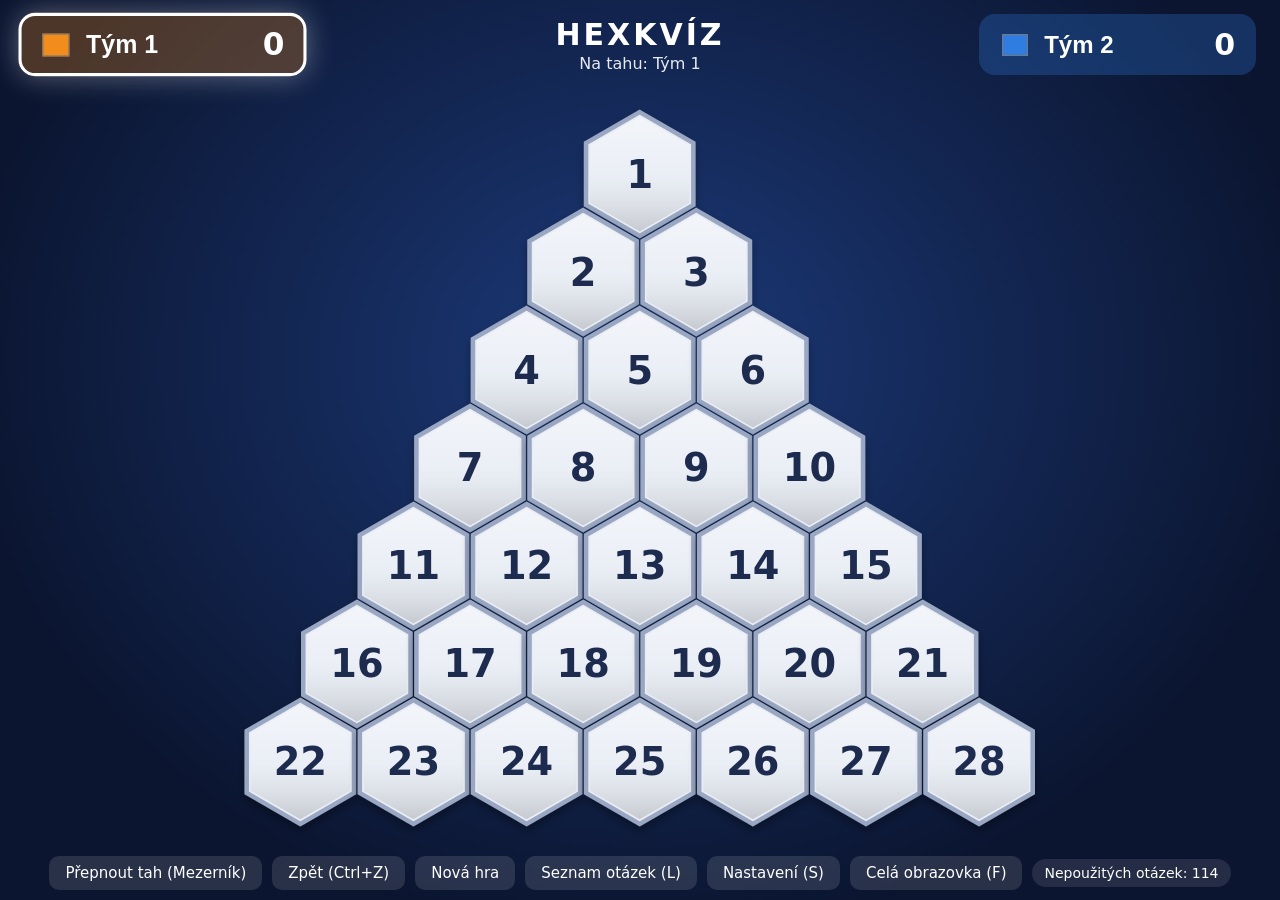
<file: stare-verze/4-bez-opakovani.html>
<!doctype html>
<html lang="cs">
<head>
<meta charset="utf-8">
<meta name="viewport" content="width=device-width, initial-scale=1">
<title>Hexkvíz v4</title>
<style>
  :root {
    --bg1: #0b1530;
    --bg2: #1c3a7a;
    --empty: #e9edf5;
    --empty-stroke: #9aa7c2;
    --black: #2a2a2e;
    --ok: #1a7f37;
  }
  * { box-sizing: border-box; }
  html, body { margin: 0; height: 100%; }
  body {
    font-family: "Segoe UI", system-ui, sans-serif; color: #fff;
    background: radial-gradient(ellipse at 50% 40%, var(--bg2), var(--bg1) 75%);
    display: flex; flex-direction: column; align-items: center; overflow: hidden; user-select: none;
  }
  header { width: 100%; display: flex; justify-content: space-between; align-items: center; padding: 14px 24px; gap: 16px; }
  .team {
    display: flex; align-items: center; gap: 12px; padding: 10px 18px; border-radius: 16px;
    border: 3px solid transparent; transition: .25s; min-width: 270px;
  }
  .team.active { border-color: #fff; box-shadow: 0 0 28px rgba(255,255,255,.35); transform: scale(1.04); }
  .team input[type=text] { background: transparent; border: none; color: #fff; font-size: 24px; font-weight: 700; width: 160px; outline: none; }
  .team .score { font-size: 30px; font-weight: 800; margin-left: auto; }
  .team input[type=color] { width: 30px; height: 30px; border: none; padding: 0; background: none; cursor: pointer; }
  .center { text-align: center; }
  .center h1 { margin: 0; font-size: 30px; letter-spacing: 3px; }
  .turn { font-size: 16px; opacity: .9; margin-top: 2px; }
  main { flex: 1; width: 100%; display: flex; align-items: center; justify-content: center; min-height: 0; }
  svg { height: 100%; max-height: calc(100vh - 150px); width: auto; max-width: 96vw; overflow: visible; }
  .hex { cursor: pointer; transform-box: fill-box; transform-origin: center; }
  .hex polygon.base { transition: fill .3s; stroke-width: 4; }
  .hex:hover polygon.base { filter: brightness(1.1); }
  .hex text { font-size: 34px; font-weight: 800; pointer-events: none; text-anchor: middle; dominant-baseline: central; }
  .hex .gloss { pointer-events: none; }
  .hex.pop { animation: pop .5s ease; }
  @keyframes pop { 0% { transform: scale(1) } 35% { transform: scale(1.2) } 100% { transform: scale(1) } }
  .hex.win polygon.base { stroke: #ffe24a; stroke-width: 9; animation: glow .8s infinite alternate; }
  @keyframes glow { from { stroke-opacity: .45 } to { stroke-opacity: 1 } }
  footer { padding: 10px; display: flex; gap: 10px; flex-wrap: wrap; justify-content: center; align-items: center; }
  button { font: inherit; font-size: 15px; padding: 8px 16px; border-radius: 10px; border: none; cursor: pointer; background: rgba(255,255,255,.12); color: #fff; }
  button:hover { filter: brightness(1.15); }
  .pill { font-size: 14px; padding: 6px 12px; border-radius: 999px; background: rgba(255,255,255,.1); }
  .pill.warn { background: #c0392b; }

  /* okna */
  .modal { position: fixed; inset: 0; display: none; align-items: center; justify-content: center; background: rgba(5,10,25,.72); z-index: 10; padding: 24px; }
  .modal.open { display: flex; }
  .card {
    background: #fff; color: #1d2b4f; border-radius: 22px; width: min(1000px, 100%); max-height: 100%;
    padding: 26px 34px; box-shadow: 0 20px 60px rgba(0,0,0,.6); display: flex; flex-direction: column; gap: 16px;
    animation: rise .25s ease;
  }
  @keyframes rise { from { transform: translateY(20px); opacity: 0 } to { transform: none; opacity: 1 } }
  .meta { display: flex; justify-content: space-between; align-items: center; gap: 10px; font-weight: 700; font-size: 18px; color: #5b6a8c; }
  .cat { color: #fff; padding: 4px 12px; border-radius: 999px; font-size: 15px; text-transform: uppercase; letter-spacing: 1px; }
  .tag { color: #c0392b; }
  .q { font-size: clamp(26px, 3.4vw, 42px); font-weight: 700; line-height: 1.25; min-height: 2.4em; }
  .timer { position: relative; height: 34px; background: #e3e8f2; border-radius: 10px; overflow: hidden; cursor: pointer; }
  .timer .bar { position: absolute; inset: 0 auto 0 0; background: linear-gradient(90deg, #2ecc71, #27ae60); width: 100%; transition: width .1s linear, background .3s; }
  .timer.low .bar { background: linear-gradient(90deg, #f39c12, #e67e22); }
  .timer.over .bar { background: #c0392b; width: 100% !important; }
  .timer.paused .bar { opacity: .5; }
  .timer span { position: absolute; inset: 0; display: flex; align-items: center; justify-content: center; font-weight: 800; font-size: 18px; color: #1d2b4f; }
  .timer.over span { color: #fff; }
  .b-reveal {
    align-self: center; background: var(--ok); font-size: clamp(20px, 2.4vw, 28px); font-weight: 800;
    padding: 16px 36px; border-radius: 14px; box-shadow: 0 6px 18px rgba(26,127,55,.35);
  }
  .b-reveal.shown { background: #ccd3e0; color: #333; box-shadow: none; font-size: 16px; padding: 8px 18px; }
  .a { font-size: clamp(22px, 2.8vw, 34px); font-weight: 700; color: var(--ok); background: #e8f6ec; border-radius: 12px; padding: 14px 18px; display: none; }
  .a.show { display: block; animation: rise .25s ease; }
  .row { display: flex; gap: 10px; flex-wrap: wrap; align-items: center; }
  .row button { font-size: 18px; font-weight: 700; padding: 12px 18px; }
  kbd { opacity: .7; font-family: inherit; font-size: .8em; margin-left: 6px; }
  .grey { background: #ccd3e0 !important; color: #333 !important; }
  .b-black { background: var(--black); }
  .grow { flex: 1; }

  /* nastavení a seznam */
  .card.wide { width: min(1100px, 100%); }
  .card h2 { margin: 0; }
  .scroll { overflow: auto; min-height: 0; }
  .settings { display: grid; grid-template-columns: auto 1fr; gap: 12px 18px; align-items: center; font-size: 17px; }
  .settings input[type=number] { width: 90px; font: inherit; padding: 4px 8px; }
  .settings label { display: inline-flex; gap: 6px; align-items: center; margin-right: 16px; }
  textarea { width: 100%; min-height: 130px; font: 15px/1.4 Consolas, monospace; padding: 10px; border-radius: 10px; border: 1px solid #c5cde0; }
  .card .btn { background: #2f5fb3; font-size: 15px; padding: 8px 14px; }
  .card .btn.red { background: #c0392b; }
  table { width: 100%; border-collapse: collapse; font-size: 15px; }
  th, td { text-align: left; padding: 6px 8px; border-bottom: 1px solid #e3e8f2; vertical-align: top; }
  th { position: sticky; top: 0; background: #fff; }
  tr.used td { color: #9aa3b8; }
  tr.used td:nth-child(3) { text-decoration: line-through; }
  .tabs { display: flex; gap: 8px; }
  .tabs button { background: #e3e8f2; color: #333; }
  .tabs button.on { background: #2f5fb3; color: #fff; }

  .banner { position: fixed; inset: 0; display: none; align-items: center; justify-content: center; flex-direction: column; background: rgba(0,0,0,.55); z-index: 20; gap: 18px; }
  .banner.open { display: flex; }
  .banner h2 { font-size: 66px; margin: 0; text-shadow: 0 4px 20px rgba(0,0,0,.6); animation: pop .6s ease; }
  .confetti { position: fixed; top: -20px; width: 12px; height: 18px; z-index: 21; pointer-events: none; animation: fall linear forwards; }
  @keyframes fall { to { transform: translateY(110vh) rotate(720deg); } }
</style>
</head>
<body>
<header>
  <div class="team" id="team1">
    <input type="color" id="c1" title="Barva týmu">
    <input type="text" id="n1">
    <span class="score" id="s1">0</span>
  </div>
  <div class="center">
    <h1>HEXKVÍZ</h1>
    <div class="turn" id="turn"></div>
  </div>
  <div class="team" id="team2">
    <input type="color" id="c2" title="Barva týmu">
    <input type="text" id="n2">
    <span class="score" id="s2">0</span>
  </div>
</header>

<main><svg id="board"></svg></main>

<footer>
  <button id="bSwap">Přepnout tah (Mezerník)</button>
  <button id="bUndo">Zpět (Ctrl+Z)</button>
  <button id="bNew">Nová hra</button>
  <button id="bList">Seznam otázek (L)</button>
  <button id="bSettings">Nastavení (S)</button>
  <button id="bFs">Celá obrazovka (F)</button>
  <span class="pill" id="remain"></span>
</footer>

<!-- otázka -->
<div class="modal" id="mQ">
  <div class="card">
    <div class="meta">
      <span id="qField"></span>
      <span class="tag" id="qTag"></span>
      <span class="cat" id="qCat"></span>
    </div>
    <div class="q" id="qText"></div>
    <div class="timer" id="timer" title="Kliknutím pozastavíš / spustíš (P)"><div class="bar" id="tBar"></div><span id="tNum"></span></div>
    <button class="b-reveal" id="bAns">👁 Zobrazit odpověď <kbd>Enter</kbd></button>
    <div class="a" id="qAns"></div>
    <div class="row">
      <button class="grey" id="bOther" title="Zahodí tuto otázku a vytáhne novou">↻ Jiná otázka<kbd>N</kbd></button>
      <span class="grow"></span>
      <button class="b-t1" data-v="1"><span></span><kbd>1</kbd></button>
      <button class="b-t2" data-v="2"><span></span><kbd>2</kbd></button>
      <button class="b-black" data-v="3">Černé pole<kbd>3</kbd></button>
      <button class="grey" data-v="0">Vymazat<kbd>0</kbd></button>
      <button class="grey" id="bClose">Zavřít<kbd>Esc</kbd></button>
    </div>
  </div>
</div>

<!-- seznam otázek -->
<div class="modal" id="mList">
  <div class="card wide" style="height: 100%">
    <div class="meta">
      <h2>Seznam otázek</h2>
      <div class="tabs">
        <button data-f="all" class="on">Všechny</button>
        <button data-f="used">Použité</button>
        <button data-f="free">Nepoužité</button>
      </div>
      <button class="grey" data-close>Zavřít <kbd>Esc</kbd></button>
    </div>
    <div class="scroll"><table><thead><tr><th>#</th><th>Sada / okruh</th><th>Otázka</th><th>Odpověď</th><th>Stav</th></tr></thead><tbody id="listBody"></tbody></table></div>
  </div>
</div>

<!-- nastavení -->
<div class="modal" id="mSet">
  <div class="card wide">
    <div class="meta"><h2>Nastavení</h2><button class="grey" data-close>Zavřít <kbd>Esc</kbd></button></div>
    <div class="settings">
      <b>Časovač</b><span><input type="number" id="sTimer" min="0" max="300"> sekund (0 = vypnuto)</span>
      <b>Zvuky</b><span><label><input type="checkbox" id="sSound"> zapnuté</label></span>
      <b>Sady otázek</b><span id="sSets"></span>
      <b>Použité otázky</b><span><span id="sStat"></span> &nbsp; <button class="btn red" id="bResetUsed">Obnovit všechny otázky</button></span>
    </div>
    <div>
      <b>Vlastní otázky</b> – jedna na řádek ve tvaru <code>Okruh | Otázka | Odpověď</code> (okruh lze vynechat)
      <textarea id="sCustom" placeholder="Monitor | Jaké rozlišení má Full HD? | 1920 × 1080"></textarea>
      <div class="row" style="margin-top:8px"><button class="btn" id="bSaveCustom">Uložit vlastní otázky</button><span id="customInfo"></span></div>
    </div>
  </div>
</div>

<div class="banner" id="banner">
  <h2 id="winText"></h2>
  <div style="display:flex;gap:10px">
    <button id="bannerClose">Zobrazit desku</button>
    <button id="bannerNew">Nová hra</button>
  </div>
</div>

<script>
// ===================== OTÁZKY =====================
// Každá otázka: ['Okruh', 'Otázka', 'Odpověď']
const SETS = {
  s1: { name: 'Sada 1', q: [
  ['Obecně', 'Jak se říká zařízení, které se připojuje k počítači zvenku a rozšiřuje jeho možnosti?', 'Periferie (periferní zařízení)'],
  ['Obecně', 'Je monitor vstupní, nebo výstupní zařízení?', 'Výstupní'],
  ['Obecně', 'Které zařízení je vstupní i výstupní zároveň: myš, dotykový displej, nebo reproduktor?', 'Dotykový displej'],
  ['Obecně', 'Jak se jmenuje vlastnost, kdy zařízení po připojení funguje samo bez ručního nastavování?', 'Plug and Play'],
  ['Monitor', 'Jak se jmenuje nejmenší bod obrazu na monitoru?', 'Pixel'],
  ['Monitor', 'Jaké rozlišení se označuje jako Full HD?', '1920 × 1080'],
  ['Monitor', 'Jaké rozlišení má 4K UHD?', '3840 × 2160'],
  ['Monitor', 'V jakých jednotkách se udává obnovovací frekvence monitoru?', 'V hertzích (Hz)'],
  ['Monitor', 'V jakých jednotkách se udává úhlopříčka monitoru?', 'V palcích (1″ = 2,54 cm)'],
  ['Monitor', 'Jak se jmenuje typ LCD panelu s nejlepšími pozorovacími úhly a věrnými barvami?', 'IPS'],
  ['Monitor', 'Co znamená zkratka OLED?', 'Organic Light-Emitting Diode (organická svítivá dioda)'],
  ['Monitor', 'Jak se jmenuje starší analogový obrazový konektor, obvykle modrý, s 15 piny?', 'VGA (D-Sub)'],
  ['Monitor', 'Který digitální konektor přenáší obraz i zvuk a najdeme ho skoro na každé televizi?', 'HDMI'],
  ['Projektor', 'V jakých jednotkách se udává světelný výkon projektoru?', 'V (ANSI) lumenech'],
  ['Projektor', 'Jak se jmenuje funkce, která opraví lichoběžníkový tvar obrazu, když projektor stojí šikmo?', 'Keystone (korekce lichoběžníku)'],
  ['Projektor', 'Jak se jmenuje technologie projektorů, která tvoří obraz pomocí mikrozrcátek?', 'DLP'],
  ['Projektor', 'Jak se říká projektoru, který promítá velký obraz z malé vzdálenosti od plátna?', 'Short throw (krátkoprojekční)'],
  ['Projektor', 'Co vyjadřuje kontrastní poměr projektoru?', 'Poměr jasu nejsvětlejší bílé a nejtmavší černé'],
  ['Myš', 'Kdo je považován za vynálezce počítačové myši?', 'Douglas Engelbart'],
  ['Myš', 'Co udává hodnota DPI u myši?', 'Citlivost – počet bodů na palec pohybu'],
  ['Myš', 'Co měly staré myši místo dnešního optického senzoru?', 'Kuličku'],
  ['Myš', 'Jak se jmenuje myš, u které se otáčí kuličkou prstem a myš sama stojí na místě?', 'Trackball'],
  ['Myš', 'Co u myši udává polling rate?', 'Kolikrát za sekundu myš posílá počítači svou polohu (Hz)'],
  ['Myš', 'Jak se jmenuje dotyková plocha na notebooku, která nahrazuje myš?', 'Touchpad'],
  ['Klávesnice', 'Jak se jmenuje nejrozšířenější rozložení klávesnice podle prvních písmen horní řady?', 'QWERTY'],
  ['Klávesnice', 'Čím se liší české rozložení QWERTZ od QWERTY?', 'Má prohozená písmena Y a Z'],
  ['Klávesnice', 'Jak se jmenuje spínač pod každou klávesou mechanické klávesnice?', 'Switch'],
  ['Klávesnice', 'Na kterých dvou klávesách jsou hmatové výstupky pro orientaci prstů?', 'F a J'],
  ['Klávesnice', 'Která klávesa zapíná a vypíná numerickou část klávesnice?', 'Num Lock'],
  ['Klávesnice', 'Co ve Windows udělá klávesová zkratka Win + L?', 'Zamkne počítač'],
  ['Klávesnice', 'Jak se jmenuje vlastnost klávesnice, která rozpozná libovolný počet současně stisknutých kláves?', 'N-key rollover (anti-ghosting)'],
  ['Zvuk', 'V jakých jednotkách se udává hladina hlasitosti (akustického tlaku)?', 'V decibelech (dB)'],
  ['Zvuk', 'Jaký je přibližný frekvenční rozsah lidského sluchu?', '20 Hz až 20 kHz'],
  ['Zvuk', 'Jak se jmenuje reproduktor určený pro nejhlubší basy?', 'Subwoofer'],
  ['Zvuk', 'Co znamená označení zvukové soustavy 5.1?', '5 reproduktorů a 1 subwoofer'],
  ['Zvuk', 'Jak se jmenuje technologie ve sluchátkách, která aktivně potlačuje okolní hluk?', 'ANC (Active Noise Cancelling)'],
  ['Zvuk', 'V jakých jednotkách se udává impedance sluchátek?', 'V ohmech (Ω)'],
  ['Zvuk', 'Jaký průměr má nejběžnější jack konektor pro sluchátka?', '3,5 mm'],
  ['Zvuk', 'Čím se liší aktivní reproduktory od pasivních?', 'Aktivní mají vlastní zesilovač a napájení'],
  ['Zvuk', 'Jakou barvu má na zvukové kartě výstup pro reproduktory a jakou vstup pro mikrofon?', 'Zelenou a růžovou'],
  ]},
  s2: { name: 'Sada 2', q: [
  ['Obecně', 'Přes jaký univerzální konektor se dnes připojuje většina periferií?', 'USB'],
  ['Obecně', 'Jak se jmenuje oboustranný (symetrický) USB konektor moderních zařízení?', 'USB-C'],
  ['Obecně', 'Jak se jmenuje program, který umožňuje operačnímu systému komunikovat s periferií?', 'Ovladač (driver)'],
  ['Obecně', 'Jak se jmenuje bezdrátová technologie s krátkým dosahem, přes kterou se připojují sluchátka nebo myši?', 'Bluetooth'],
  ['Monitor', 'Ze kterých tří základních barev se skládá barva každého pixelu?', 'Červená, zelená, modrá (RGB)'],
  ['Monitor', 'Jak se jmenuje starý typ monitoru s obrazovkou s elektronovým paprskem?', 'CRT'],
  ['Monitor', 'Co znamená zkratka LCD?', 'Liquid Crystal Display (displej z tekutých krystalů)'],
  ['Monitor', 'Jaký poměr stran má většina dnešních širokoúhlých monitorů?', '16:9'],
  ['Monitor', 'Jak se jmenuje digitální obrazový konektor určený hlavně pro počítače, nástupce DVI?', 'DisplayPort'],
  ['Monitor', 'Co udává doba odezvy monitoru v milisekundách?', 'Jak rychle pixel změní barvu'],
  ['Monitor', 'Jak se jmenuje technologie NVIDIA, která synchronizuje snímky s monitorem proti trhání obrazu?', 'G-Sync (u AMD FreeSync)'],
  ['Monitor', 'Co znamená zkratka HDR u monitoru?', 'High Dynamic Range (vysoký dynamický rozsah)'],
  ['Monitor', 'Jak se jmenuje jednotka jasu displeje, která odpovídá jedné kandele na metr čtvereční?', 'Nit (cd/m²)'],
  ['Monitor', 'Co udává zkratka PPI?', 'Hustotu pixelů – počet pixelů na palec'],
  ['Projektor', 'Jak se jmenuje technologie projektoru, ve které světlo prochází třemi LCD panely?', '3LCD'],
  ['Projektor', 'Kterou součástku klasického projektoru je nutné po určitém počtu hodin provozu vyměnit?', 'Lampu (výbojku)'],
  ['Projektor', 'Jak se jmenuje zařízení s kamerou, které promítá papírové dokumenty nebo předměty přes projektor?', 'Vizualizér'],
  ['Projektor', 'K čemu slouží zoom objektivu projektoru?', 'Ke změně velikosti obrazu bez posunutí projektoru'],
  ['Projektor', 'Co udává projekční poměr (throw ratio)?', 'Poměr vzdálenosti od plátna k šířce obrazu'],
  ['Myš', 'Jak se jmenuje kolečko na myši, kterým se posouvá stránka?', 'Scroll (rolovací kolečko)'],
  ['Myš', 'Jak se jmenuje myš tvarovaná tak, aby ruka zůstala v přirozené poloze jako při podání ruky?', 'Vertikální (ergonomická) myš'],
  ['Myš', 'Kterým tlačítkem myši otevřete odkaz v prohlížeči na nové kartě?', 'Prostředním (kolečkem)'],
  ['Myš', 'Na jakém povrchu běžná optická myš špatně funguje?', 'Na skle nebo lesklém povrchu'],
  ['Myš', 'Jak se jmenuje pero, kterým se ovládá grafický tablet nebo dotykový displej?', 'Stylus'],
  ['Klávesnice', 'Jakou klávesovou zkratkou vložíte zkopírovaný text?', 'Ctrl + V'],
  ['Klávesnice', 'Jakou klávesovou zkratkou ve Windows přímo otevřete Správce úloh?', 'Ctrl + Shift + Esc'],
  ['Klávesnice', 'Co dělá klávesa Caps Lock?', 'Trvale zapne psaní velkých písmen'],
  ['Klávesnice', 'Jak se jmenuje klávesa, která pořídí snímek obrazovky?', 'Print Screen (PrtSc)'],
  ['Klávesnice', 'Jak napíšete zavináč @ na české klávesnici?', 'Pravý Alt + V'],
  ['Klávesnice', 'Jak se říká klávesnici bez numerického bloku?', 'TKL (tenkeyless)'],
  ['Klávesnice', 'Co ve Windows udělá klávesová zkratka Alt + Tab?', 'Přepne mezi otevřenými okny'],
  ['Klávesnice', 'Kolik funkčních kláves F má standardní klávesnice?', '12 (F1–F12)'],
  ['Zvuk', 'Je mikrofon vstupní, nebo výstupní zařízení?', 'Vstupní'],
  ['Zvuk', 'Jak se jmenují sluchátka, která se vkládají přímo do zvukovodu?', 'Pecková / in-ear (špunty)'],
  ['Zvuk', 'Čím se liší otevřená sluchátka od uzavřených?', 'Otevřená propouštějí zvuk ven i dovnitř, uzavřená izolují'],
  ['Zvuk', 'Jak se jmenují sluchátka s mikrofonem?', 'Headset'],
  ['Zvuk', 'Jak se jmenuje reproduktor určený pro vysoké tóny?', 'Výškový reproduktor (tweeter)'],
  ['Zvuk', 'Co udává vzorkovací frekvence 44,1 kHz?', 'Kolikrát za sekundu se zaznamená vzorek zvuku (kvalita CD)'],
  ['Zvuk', 'Jak se jmenuje zařízení, které zesiluje signál pro pasivní reproduktory?', 'Zesilovač'],
  ['Zvuk', 'Jak se jmenuje technologie sluchátek, které přenášejí zvuk přes kosti lebky místo do ucha?', 'Kostní vedení'],
  ]},
  s3: { name: 'Sada 3', q: [
  ['Obecně', 'Jak se jmenuje zařízení, které převádí papírový dokument do digitální podoby?', 'Skener'],
  ['Obecně', 'Jak se jmenuje rozbočovač, který z jednoho USB portu udělá několik portů?', 'USB hub'],
  ['Obecně', 'Která verze USB jako první nesla označení SuperSpeed a mívá modrý konektor?', 'USB 3.0'],
  ['Monitor', 'Jak se označuje rozlišení 2560 × 1440?', 'QHD (1440p)'],
  ['Monitor', 'Jak se jmenuje vada displeje, kdy jeden bod trvale svítí nebo nesvítí?', 'Vadný (mrtvý) pixel'],
  ['Monitor', 'Jak se jmenuje standard otvorů pro uchycení monitoru na držák nebo rameno?', 'VESA'],
  ['Monitor', 'Jak se jmenuje typ LCD panelu s vysokým kontrastem, ale horšími pozorovacími úhly než IPS?', 'VA'],
  ['Monitor', 'Jak se jmenuje vada OLED displeje, kdy po dlouhém zobrazení statického obrazu zůstane jeho stopa?', 'Vypálení (burn-in)'],
  ['Monitor', 'Jak se říká monitorům s poměrem stran 21:9?', 'Ultrawide'],
  ['Monitor', 'Jak se jmenuje obrazový konektor s bílou koncovkou, který se používal před HDMI a DisplayPortem?', 'DVI'],
  ['Monitor', 'Čím je podsvícen dnešní LCD monitor?', 'LED diodami'],
  ['Projektor', 'Jak se jmenuje bílá plocha, na kterou projektor promítá obraz?', 'Projekční plátno'],
  ['Projektor', 'Co znamená nativní rozlišení projektoru?', 'Skutečný počet pixelů zobrazovacího čipu'],
  ['Projektor', 'Proč se po vypnutí projektoru s lampou ještě chvíli točí ventilátor?', 'Dochlazuje lampu'],
  ['Projektor', 'Jak se jmenuje tabule, kterou lze spolu s projektorem ovládat dotykem nebo perem?', 'Interaktivní tabule'],
  ['Projektor', 'Co se stane s obrazem, když projektor oddálíte od plátna?', 'Obraz se zvětší'],
  ['Myš', 'Jak se jmenuje akce, kdy podržíte tlačítko myši a přetáhnete objekt jinam?', 'Drag and drop (táhni a pusť)'],
  ['Myš', 'Jakou barvu má nejčastěji světlo pod optickou myší?', 'Červenou'],
  ['Myš', 'Jak se jmenuje malý tyčinkový ovladač uprostřed klávesnice notebooků ThinkPad?', 'TrackPoint'],
  ['Myš', 'Jak se jmenuje malý USB přijímač bezdrátové myši?', 'Dongle (USB přijímač)'],
  ['Klávesnice', 'Jakou klávesovou zkratkou vrátíte poslední akci?', 'Ctrl + Z'],
  ['Klávesnice', 'Jakou klávesovou zkratkou označíte vše?', 'Ctrl + A'],
  ['Klávesnice', 'Která klávesa přepíná mezi vkládáním a přepisováním textu?', 'Insert'],
  ['Klávesnice', 'Co ve Windows udělá klávesová zkratka Win + D?', 'Zobrazí plochu'],
  ['Klávesnice', 'Co ve Windows otevře klávesová zkratka Win + E?', 'Průzkumník souborů'],
  ['Klávesnice', 'Jak se jmenuje klávesnice zobrazená na obrazovce, na které se píše myší nebo dotykem?', 'Klávesnice na obrazovce (virtuální)'],
  ['Klávesnice', 'Jak se jmenují odnímatelné čepičky kláves mechanické klávesnice?', 'Keycaps'],
  ['Zvuk', 'Jak se jmenuje jack se čtyřmi kontakty, který přenáší zvuk do sluchátek i z mikrofonu?', 'TRRS (4pólový jack)'],
  ['Zvuk', 'Jak se jmenuje pískání, které vznikne, když mikrofon snímá zvuk z reproduktoru?', 'Zpětná vazba (feedback)'],
  ['Zvuk', 'Jak se jmenují sluchátka, jejichž náušníky obepínají celé ucho?', 'Over-ear'],
  ['Zvuk', 'Co znamená, že je reproduktor dvoupásmový?', 'Má zvlášť měnič pro basy a středy a zvlášť pro výšky'],
  ['Zvuk', 'Jak se jmenuje prostorový zvukový formát firmy Dolby, který přidává zvuk i shora?', 'Dolby Atmos'],
  ['Zvuk', 'Jak se jmenuje součástka, která převádí digitální signál na analogový zvuk?', 'DAC (D/A převodník)'],
  ['Zvuk', 'Co znamená zkratka TWS u bezdrátových sluchátek?', 'True Wireless Stereo'],
  ]},
};
const CAT_COLORS = { 'Obecně': '#7f8c8d', 'Monitor': '#2f5fb3', 'Projektor': '#8e44ad', 'Myš': '#16a085', 'Klávesnice': '#d35400', 'Zvuk': '#c0392b' };

// ===================== ÚLOŽIŠTĚ =====================
const LS = { game: 'hexkviz-v4-game', used: 'hexkviz-v4-used', settings: 'hexkviz-v4-settings', custom: 'hexkviz-v4-custom' };
const load = (k, d) => { try { const v = JSON.parse(localStorage.getItem(k)); return v ?? d; } catch { return d; } };
const store = (k, v) => { try { localStorage.setItem(k, JSON.stringify(v)); } catch {} };

let settings = { timer: 30, sound: true, sets: { s1: true, s2: true, s3: true, custom: true }, ...load(LS.settings, {}) };
let custom = load(LS.custom, []);
let used = load(LS.used, {});            // id otázky -> pořadí, kdy byla otevřena
const saveUsed = () => store(LS.used, used);

const hash = s => { let h = 0; for (const ch of s) h = (h * 31 + ch.charCodeAt(0)) | 0; return (h >>> 0).toString(36); };
function allQuestions(onlyActive = true) {
  const out = [];
  for (const [k, s] of Object.entries(SETS))
    if (!onlyActive || settings.sets[k]) s.q.forEach((q, i) => out.push({ id: `${k}-${i}`, set: s.name, cat: q[0], text: q[1], ans: q[2] }));
  if (!onlyActive || settings.sets.custom)
    custom.forEach(q => out.push({ id: 'c-' + hash(q.join('|')), set: 'Vlastní', cat: q[0], text: q[1], ans: q[2] }));
  return out;
}
const freeQuestions = () => allQuestions().filter(q => !(q.id in used));
function drawQuestion() {
  const free = freeQuestions();
  if (!free.length) return null;
  const q = free[Math.floor(Math.random() * free.length)];
  used[q.id] = Object.keys(used).length + 1;   // otevřená = spotřebovaná, už se nevrátí
  saveUsed(); updateRemain();
  return q;
}

// ===================== DESKA =====================
const ROWS = 7, SIZE = 58, W = Math.sqrt(3) * SIZE, VS = SIZE * 1.5;
const cells = [];
for (let r = 0, id = 1; r < ROWS; r++) for (let c = 0; c <= r; c++) cells.push({ id: id++, r, c });
const N = cells.length;
const idx = (r, c) => (r < 0 || r >= ROWS || c < 0 || c > r) ? -1 : r * (r + 1) / 2 + c;
const neighbors = cells.map(({ r, c }) =>
  [[r, c - 1], [r, c + 1], [r - 1, c - 1], [r - 1, c], [r + 1, c], [r + 1, c + 1]].map(([a, b]) => idx(a, b)).filter(i => i >= 0));
const sides = ({ r, c }) => ({ L: c === 0, R: c === r, B: r === ROWS - 1 });

let game = { owner: Array(N).fill(0), turn: 1, n1: 'Tým 1', n2: 'Tým 2', c1: '#f28c1b', c2: '#2f7de1', ...load(LS.game, {}) };
if (game.owner?.length !== N) game.owner = Array(N).fill(0);
let history = [];
let winner = 0, winSet = new Set();

const svg = document.getElementById('board');
const pad = 14;
const width = ROWS * W + pad * 2, height = (ROWS - 1) * VS + SIZE * 2 + pad * 2;
svg.setAttribute('viewBox', `0 0 ${width} ${height}`);
svg.innerHTML = `<defs><linearGradient id="gloss" x1="0" y1="0" x2="0" y2="1">
  <stop offset="0" stop-color="#fff" stop-opacity=".45"/><stop offset=".5" stop-color="#fff" stop-opacity=".08"/><stop offset="1" stop-color="#000" stop-opacity=".15"/></linearGradient>
  <filter id="sh" x="-20%" y="-20%" width="140%" height="140%"><feDropShadow dx="0" dy="4" stdDeviation="4" flood-opacity=".35"/></filter></defs>`;
const hexPts = (cx, cy, s) => Array.from({ length: 6 }, (_, k) => {
  const a = Math.PI / 180 * (60 * k - 90);
  return `${cx + s * Math.cos(a)},${cy + s * Math.sin(a)}`;
}).join(' ');
const els = cells.map((cell, i) => {
  const cx = width / 2 + (cell.c - cell.r / 2) * W, cy = pad + SIZE + cell.r * VS;
  const g = document.createElementNS('http://www.w3.org/2000/svg', 'g');
  g.classList.add('hex');
  g.innerHTML = `<polygon class="base" filter="url(#sh)" points="${hexPts(cx, cy, SIZE - 3)}"/>
    <polygon class="gloss" fill="url(#gloss)" points="${hexPts(cx, cy, SIZE - 7)}"/>
    <text x="${cx}" y="${cy}">${cell.id}</text>`;
  g.addEventListener('click', () => openField(i));
  g.addEventListener('animationend', () => g.classList.remove('pop'));
  svg.appendChild(g);
  return g;
});

const BLACK = '#2a2a2e';
const colorOf = v => v === 1 ? game.c1 : v === 2 ? game.c2 : v === 3 ? BLACK : null;
const hexA = (hex, a) => { const n = parseInt(hex.slice(1), 16); return `rgba(${n >> 16},${(n >> 8) & 255},${n & 255},${a})`; };
const $ = id => document.getElementById(id);

function render() {
  checkWin();
  els.forEach((g, i) => {
    const v = game.owner[i];
    const p = g.querySelector('.base'), t = g.querySelector('text');
    p.setAttribute('fill', v ? colorOf(v) : 'var(--empty)');
    p.setAttribute('stroke', v ? 'rgba(255,255,255,.9)' : 'var(--empty-stroke)');
    t.setAttribute('fill', v ? '#fff' : '#1d2b4f');
    g.classList.toggle('win', winSet.has(i));
  });
  for (const t of [1, 2]) {
    $('n' + t).value = game['n' + t]; $('c' + t).value = game['c' + t];
    $('team' + t).style.background = hexA(game['c' + t], .28);
    $('s' + t).textContent = game.owner.filter(v => v === t).length;
    $('team' + t).classList.toggle('active', game.turn === t && !winner);
    const b = document.querySelector('.b-t' + t);
    b.style.background = game['c' + t]; b.querySelector('span').textContent = game['n' + t];
  }
  $('turn').textContent = winner ? `🏆 Vítěz: ${game['n' + winner]}` : `Na tahu: ${game['n' + game.turn]}`;
  store(LS.game, game);
}
function updateRemain() {
  const n = freeQuestions().length;
  $('remain').textContent = `Nepoužitých otázek: ${n}`;
  $('remain').classList.toggle('warn', n < 10);
}

function checkWin() {
  winner = 0; winSet = new Set();
  for (const team of [1, 2]) {
    const seen = new Set();
    for (let i = 0; i < N; i++) {
      if (game.owner[i] !== team || seen.has(i)) continue;
      const comp = [], stack = [i]; seen.add(i);
      let L = false, R = false, B = false;
      while (stack.length) {
        const j = stack.pop(); comp.push(j);
        const s = sides(cells[j]); L ||= s.L; R ||= s.R; B ||= s.B;
        for (const k of neighbors[j]) if (!seen.has(k) && game.owner[k] === team) { seen.add(k); stack.push(k); }
      }
      if (L && R && B) { winner = team; comp.forEach(j => winSet.add(j)); }
    }
    if (winner) return;
  }
}

// ===================== ZVUKY =====================
let actx;
function tone(freq, dur, type = 'sine', vol = .2, when = 0) {
  if (!settings.sound) return;
  try {
    actx ||= new (window.AudioContext || window.webkitAudioContext)();
    const t = actx.currentTime + when, o = actx.createOscillator(), g = actx.createGain();
    o.type = type; o.frequency.value = freq;
    g.gain.setValueAtTime(vol, t); g.gain.exponentialRampToValueAtTime(0.001, t + dur);
    o.connect(g).connect(actx.destination); o.start(t); o.stop(t + dur);
  } catch {}
}
const SFX = {
  open: () => tone(660, .12, 'triangle', .15),
  team: () => { tone(523, .15); tone(784, .3, 'sine', .2, .12); },
  black: () => tone(150, .45, 'sawtooth', .13),
  tick: () => tone(1100, .05, 'square', .06),
  buzz: () => tone(110, .8, 'square', .16),
  win: () => [523, 659, 784, 1047, 1319].forEach((f, i) => tone(f, .4, 'triangle', .2, i * .14)),
};

// ===================== ČASOVAČ =====================
let tLeft = 0, tInt = null, tPaused = false, tLastSec = -1;
function startTimer() {
  stopTimer();
  const tm = $('timer');
  tm.style.display = settings.timer > 0 ? '' : 'none';
  if (settings.timer <= 0) return;
  tLeft = settings.timer * 1000; tPaused = false; tLastSec = -1;
  tm.classList.remove('over', 'low', 'paused');
  drawTimer();
  tInt = setInterval(() => {
    if (tPaused) return;
    tLeft -= 100;
    if (tLeft <= 0) { tLeft = 0; drawTimer(); stopTimer(); tm.classList.add('over'); $('tNum').textContent = 'ČAS VYPRŠEL'; SFX.buzz(); return; }
    drawTimer();
  }, 100);
}
function drawTimer() {
  const sec = Math.ceil(tLeft / 1000);
  $('tBar').style.width = (tLeft / (settings.timer * 1000) * 100) + '%';
  $('tNum').textContent = tPaused ? `${sec} s – pozastaveno` : `${sec} s`;
  $('timer').classList.toggle('low', sec <= 5);
  if (sec <= 5 && sec > 0 && sec !== tLastSec && !tPaused) SFX.tick();
  tLastSec = sec;
}
function stopTimer() { clearInterval(tInt); tInt = null; }
function togglePause() {
  if (!tInt) return;
  tPaused = !tPaused; $('timer').classList.toggle('paused', tPaused); drawTimer();
}
$('timer').onclick = togglePause;

// ===================== OKNO S OTÁZKOU =====================
let openCell = -1, current = null;
function openField(i) {
  openCell = i;
  const v = game.owner[i];
  $('qField').textContent = `Pole ${cells[i].id}`;
  if (v === 1 || v === 2) {
    // obsazené pole – jen oprava, žádná nová otázka
    current = null;
    $('qTag').textContent = 'Oprava pole';
    $('qCat').style.display = 'none';
    $('qText').textContent = `Pole patří týmu ${game['n' + v]}. Chceš ho změnit?`;
    $('bAns').style.display = 'none'; $('bOther').style.display = 'none'; $('qAns').classList.remove('show');
    stopTimer(); $('timer').style.display = 'none';
  } else {
    $('qTag').textContent = v === 3 ? 'Náhradní otázka (černé pole)' : '';
    nextQuestion();
  }
  $('mQ').classList.add('open');
}
function nextQuestion() {
  current = drawQuestion();
  $('qAns').classList.remove('show');
  if (!current) {
    $('qCat').style.display = 'none';
    $('qText').textContent = '⚠ Došly všechny otázky. Obnov je v Nastavení, nebo pole přiděl ručně.';
    $('bAns').style.display = 'none'; $('bOther').style.display = 'none';
    stopTimer(); $('timer').style.display = 'none';
    return;
  }
  $('qCat').style.display = '';
  $('qCat').textContent = current.cat;
  $('qCat').style.background = CAT_COLORS[current.cat] || '#34495e';
  $('qText').textContent = current.text;
  $('qAns').textContent = current.ans;
  $('bAns').style.display = ''; $('bOther').style.display = '';
  updateRevealBtn();
  SFX.open();
  startTimer();
}
function updateRevealBtn() {
  const shown = $('qAns').classList.contains('show');
  $('bAns').classList.toggle('shown', shown);
  $('bAns').innerHTML = shown ? 'Skrýt odpověď <kbd>Enter</kbd>' : '👁 Zobrazit odpověď <kbd>Enter</kbd>';
}
function toggleAnswer() {
  if (!current) return;
  $('qAns').classList.toggle('show'); updateRevealBtn();
  if ($('qAns').classList.contains('show')) stopTimer();
}
function closeQuestion() { $('mQ').classList.remove('open'); openCell = -1; current = null; stopTimer(); }

function assign(v) {
  if (openCell < 0) return;
  const i = openCell; closeQuestion();
  if (game.owner[i] === v) return;
  const prevWinner = winner;
  history.push(JSON.stringify(game));
  game.owner[i] = v;
  if (v !== 0) game.turn = game.turn === 1 ? 2 : 1;
  if (v === 1 || v === 2) { game.turn = v === 1 ? 2 : 1; SFX.team(); }
  if (v === 3) SFX.black();
  els[i].classList.remove('pop'); void els[i].getBBox(); els[i].classList.add('pop');
  render();
  if (winner && !prevWinner) showWin();
}
document.querySelectorAll('#mQ [data-v]').forEach(b => b.onclick = () => assign(+b.dataset.v));
$('bAns').onclick = toggleAnswer;
$('bOther').onclick = nextQuestion;
$('bClose').onclick = closeQuestion;
$('mQ').addEventListener('mousedown', e => { if (e.target === $('mQ')) closeQuestion(); });

// ===================== VÝHRA =====================
function showWin() {
  $('winText').textContent = `🏆 Vyhrává ${game['n' + winner]}!`;
  $('winText').style.color = colorOf(winner);
  $('banner').classList.add('open');
  SFX.win();
  for (let k = 0; k < 120; k++) {
    const c = document.createElement('div');
    c.className = 'confetti';
    c.style.left = Math.random() * 100 + 'vw';
    c.style.background = [game.c1, game.c2, '#ffe24a', '#fff'][k % 4];
    c.style.animationDuration = 2 + Math.random() * 2.5 + 's';
    c.style.animationDelay = Math.random() * .8 + 's';
    document.body.appendChild(c);
    setTimeout(() => c.remove(), 5500);
  }
}
$('bannerClose').onclick = () => $('banner').classList.remove('open');
$('bannerNew').onclick = () => { $('banner').classList.remove('open'); newGame(); };

// ===================== SEZNAM OTÁZEK =====================
let listFilter = 'all';
function renderList() {
  const rows = allQuestions(false).map(q => ({ ...q, order: used[q.id] }))
    .filter(q => listFilter === 'all' || (listFilter === 'used' ? q.order : !q.order));
  if (listFilter === 'used') rows.sort((a, b) => a.order - b.order);
  const esc = s => String(s).replace(/[&<>]/g, c => ({ '&': '&amp;', '<': '&lt;', '>': '&gt;' }[c]));
  $('listBody').innerHTML = rows.map((q, k) => `<tr class="${q.order ? 'used' : ''}">
    <td>${k + 1}</td><td>${esc(q.set)} · ${esc(q.cat)}</td><td>${esc(q.text)}</td><td><b>${esc(q.ans)}</b></td>
    <td>${q.order ? `použitá (${q.order}.)` : 'volná'}</td></tr>`).join('') || '<tr><td colspan="5">Nic tu není.</td></tr>';
}
document.querySelectorAll('#mList .tabs button').forEach(b => b.onclick = () => {
  listFilter = b.dataset.f;
  document.querySelectorAll('#mList .tabs button').forEach(x => x.classList.toggle('on', x === b));
  renderList();
});
function openList() { renderList(); $('mList').classList.add('open'); }

// ===================== NASTAVENÍ =====================
function openSettings() {
  $('sTimer').value = settings.timer;
  $('sSound').checked = settings.sound;
  const setsAll = { ...Object.fromEntries(Object.entries(SETS).map(([k, s]) => [k, `${s.name} (${s.q.length})`])), custom: `Vlastní (${custom.length})` };
  $('sSets').innerHTML = Object.entries(setsAll).map(([k, label]) =>
    `<label><input type="checkbox" data-set="${k}" ${settings.sets[k] ? 'checked' : ''}> ${label}</label>`).join('');
  $('sSets').querySelectorAll('input').forEach(inp => inp.onchange = () => { settings.sets[inp.dataset.set] = inp.checked; saveSettings(); });
  $('sCustom').value = custom.map(q => q.join(' | ')).join('\n');
  $('customInfo').textContent = '';
  refreshStat();
  $('mSet').classList.add('open');
}
function refreshStat() {
  const all = allQuestions().length, free = freeQuestions().length;
  $('sStat').textContent = `${all - free} použito, ${free} volných (z ${all} ve vybraných sadách)`;
}
function saveSettings() { store(LS.settings, settings); updateRemain(); refreshStat(); }
$('sTimer').oninput = () => { settings.timer = Math.max(0, Math.min(300, +$('sTimer').value || 0)); saveSettings(); };
$('sSound').onchange = () => { settings.sound = $('sSound').checked; saveSettings(); };
$('bResetUsed').onclick = () => {
  if (!confirm('Opravdu označit všechny otázky znovu jako nepoužité?')) return;
  used = {}; saveUsed(); saveSettings();
};
$('bSaveCustom').onclick = () => {
  custom = $('sCustom').value.split('\n').map(l => l.split('|').map(s => s.trim())).filter(p => p.length >= 2 && p.every(Boolean))
    .map(p => p.length === 2 ? ['Vlastní', p[0], p[1]] : [p[0], p[1], p.slice(2).join(' | ')]);
  store(LS.custom, custom);
  $('customInfo').textContent = `Uloženo ${custom.length} vlastních otázek.`;
  openSettings(); $('customInfo').textContent = `Uloženo ${custom.length} vlastních otázek.`;
  updateRemain();
};
document.querySelectorAll('[data-close]').forEach(b => b.onclick = () => b.closest('.modal').classList.remove('open'));

// ===================== OVLÁDÁNÍ =====================
function undo() { if (history.length) { game = JSON.parse(history.pop()); render(); } }
function newGame() {
  if (game.owner.some(v => v) && !confirm('Opravdu začít novou hru? (Použité otázky zůstanou použité.)')) return;
  history.push(JSON.stringify(game));
  game.owner = Array(N).fill(0); game.turn = 1; render();
}
$('bSwap').onclick = () => { game.turn = game.turn === 1 ? 2 : 1; render(); };
$('bUndo').onclick = undo;
$('bNew').onclick = newGame;
$('bList').onclick = openList;
$('bSettings').onclick = openSettings;
const toggleFs = () => document.fullscreenElement ? document.exitFullscreen() : document.documentElement.requestFullscreen();
$('bFs').onclick = toggleFs;
for (const t of [1, 2]) {
  $('n' + t).oninput = () => { game['n' + t] = $('n' + t).value || 'Tým ' + t; render(); };
  $('c' + t).oninput = () => { game['c' + t] = $('c' + t).value; render(); };
}

document.addEventListener('keydown', e => {
  if (['INPUT', 'TEXTAREA'].includes(e.target.tagName)) { if (e.key === 'Escape') e.target.blur(); return; }
  const k = e.key.toLowerCase();
  if ((e.ctrlKey || e.metaKey) && k === 'z') { e.preventDefault(); undo(); return; }
  if ($('mQ').classList.contains('open')) {
    if (['0', '1', '2', '3'].includes(e.key)) assign(+e.key);
    else if (e.key === 'Enter') { e.preventDefault(); toggleAnswer(); }
    else if (k === 'n' && current) nextQuestion();
    else if (k === 'p') togglePause();
    else if (e.key === 'Escape') closeQuestion();
    return;
  }
  const openModal = document.querySelector('.modal.open');
  if (openModal) { if (e.key === 'Escape') openModal.classList.remove('open'); return; }
  if (e.key === 'Escape') $('banner').classList.remove('open');
  if (e.key === ' ') { e.preventDefault(); $('bSwap').click(); }
  if (k === 'f') toggleFs();
  if (k === 'l') openList();
  if (k === 's') openSettings();
});

render();
updateRemain();
</script>
</body>
</html>
</file>
<file: css/spolecne.css>
/* Společné styly moderátora i projektoru */
:root {
  --bg1: #0b1530;
  --bg2: #1c3a7a;
  --empty: #e9edf5;
  --empty-stroke: #9aa7c2;
  --black: #2a2a2e;
  --ok: #1a7f37;
  --bad: #c0392b;
}
* { box-sizing: border-box; }
html, body { margin: 0; height: 100%; }
body {
  font-family: "Segoe UI", system-ui, sans-serif;
  color: #fff;
  background: radial-gradient(ellipse at 50% 40%, var(--bg2), var(--bg1) 75%);
  overflow: hidden;
  user-select: none;
}
button {
  font: inherit; font-size: 15px; padding: 8px 16px; border-radius: 10px; border: none;
  cursor: pointer; background: rgba(255,255,255,.12); color: #fff;
}
button:hover { filter: brightness(1.15); }
button:disabled { opacity: .4; cursor: default; filter: none; }
kbd { opacity: .7; font-family: inherit; font-size: .8em; margin-left: 6px; }

/* deska */
.board { overflow: visible; display: block; }
.board .hex { cursor: pointer; transform-box: fill-box; transform-origin: center; }
.board .hex polygon.base { transition: fill .3s; stroke-width: 4; }
.board .hex:hover polygon.base { filter: brightness(1.1); }
.board .hex text { font-size: 34px; font-weight: 800; pointer-events: none; text-anchor: middle; dominant-baseline: central; }
.board .hex .gloss { pointer-events: none; }
.board.static .hex { cursor: default; }
.board.static .hex:hover polygon.base { filter: none; }
.hex.pop { animation: pop .5s ease; }
@keyframes pop { 0% { transform: scale(1) } 35% { transform: scale(1.2) } 100% { transform: scale(1) } }
.hex.win polygon.base { stroke: #ffe24a; stroke-width: 9; animation: glow .8s infinite alternate; }
@keyframes glow { from { stroke-opacity: .45 } to { stroke-opacity: 1 } }
.hex.sel polygon.base { stroke: #ffcc00; stroke-width: 12; animation: selpulse .6s infinite alternate; }
.hex.sel.empty polygon.base { fill: #ffe066; }
@keyframes selpulse { from { stroke-opacity: .3 } to { stroke-opacity: 1 } }

/* týmy */
.team {
  display: flex; align-items: center; gap: 12px; padding: 10px 18px; border-radius: 16px;
  border: 3px solid transparent; transition: .25s;
}
.team.active { border-color: #fff; box-shadow: 0 0 28px rgba(255,255,255,.35); }
.team .score { font-weight: 800; margin-left: auto; }

.cat { color: #fff; padding: 4px 12px; border-radius: 999px; font-size: 15px; font-weight: 700; text-transform: uppercase; letter-spacing: 1px; }

.confetti { position: fixed; top: -20px; width: 12px; height: 18px; z-index: 50; pointer-events: none; animation: fall linear forwards; }
@keyframes fall { to { transform: translateY(110vh) rotate(720deg); } }
</file>
<file: css/spravce.css>
/* Správa otázek */
.card.sp { width: min(1400px, 100%); height: 100%; }
.sp .row { display: flex; gap: 8px; flex-wrap: wrap; align-items: center; }
.sp-body { display: grid; grid-template-columns: 260px 1fr; gap: 18px; min-height: 0; flex: 1; }
.sp aside { display: flex; flex-direction: column; gap: 8px; overflow: auto; }
.sp-themes { display: flex; flex-direction: column; gap: 6px; }
.sp-theme { text-align: left; background: #eef1f7; color: #1d2b4f; display: flex; flex-direction: column; gap: 2px; padding: 10px 12px; }
.sp-theme small { color: #6b7894; font-size: 12px; }
.sp-theme.on { background: #2f5fb3; color: #fff; }
.sp-theme.on small { color: #d8e2f7; }
#spMain { display: flex; flex-direction: column; gap: 12px; min-height: 0; }
.sp-theme-head { display: flex; gap: 8px; align-items: center; }
.sp-theme-head input { flex: 1; font: inherit; font-size: 22px; font-weight: 800; color: #1d2b4f; border: 1px solid transparent; border-radius: 8px; padding: 4px 8px; }
.sp-theme-head input:hover, .sp-theme-head input:focus { border-color: #c5cde0; outline: none; }
.sp-form { background: #f4f6fb; border-radius: 14px; padding: 12px 14px; display: flex; flex-direction: column; gap: 10px; border: 2px solid transparent; }
.sp-form.editing { border-color: #f1c40f; background: #fffbea; }
.sp-form-title { font-weight: 800; }
.sp-grid { display: grid; grid-template-columns: 220px 1fr 1fr; gap: 8px 12px; }
.sp-grid label { display: flex; flex-direction: column; gap: 3px; font-size: 13px; font-weight: 700; color: #5b6a8c; }
.sp-grid label.wide { grid-column: 1 / -1; }
.sp input, .sp select, .sp textarea { font: inherit; font-size: 15px; padding: 6px 8px; border: 1px solid #c5cde0; border-radius: 8px; color: #1d2b4f; background: #fff; }
.sp textarea { resize: vertical; width: 100%; }
.sp-msg { font-size: 14px; color: var(--ok); font-weight: 700; }
.sp-msg.bad { color: var(--bad); }
.sp-bulk { background: #f4f6fb; border-radius: 14px; padding: 10px 14px; font-size: 14px; }
.sp-bulk summary { cursor: pointer; font-weight: 800; font-size: 15px; }
.sp-bulk[open] { display: flex; flex-direction: column; gap: 8px; }
.sp-bulk textarea { font-family: Consolas, monospace; font-size: 14px; }
.sp-filter { display: flex; gap: 8px; flex-wrap: wrap; align-items: center; }
.sp-filter input { flex: 1; min-width: 200px; }
#flCount { color: #6b7894; font-size: 14px; }
.sp-table { flex: 1; min-height: 160px; }
.sp table td { font-size: 14px; }
.sp tr.editing td { background: #fffbea; }
.sp .cat { font-size: 11px; padding: 2px 8px; white-space: nowrap; }
.sp-type { font-size: 11px; font-weight: 800; padding: 2px 6px; border-radius: 6px; background: #e3e8f2; white-space: nowrap; }
.sp-type.anone { background: var(--black); color: #fff; }
.sp-act { white-space: nowrap; }
.sp button.mini { padding: 3px 8px; font-size: 13px; background: #e3e8f2; color: #1d2b4f; }
.sp button.mini.red { background: #f8d7d3; }
.sp-none, .sp-empty { color: #6b7894; text-align: center; padding: 30px; font-size: 16px; }
.sp code { background: #e3e8f2; padding: 1px 5px; border-radius: 4px; }
</file>
